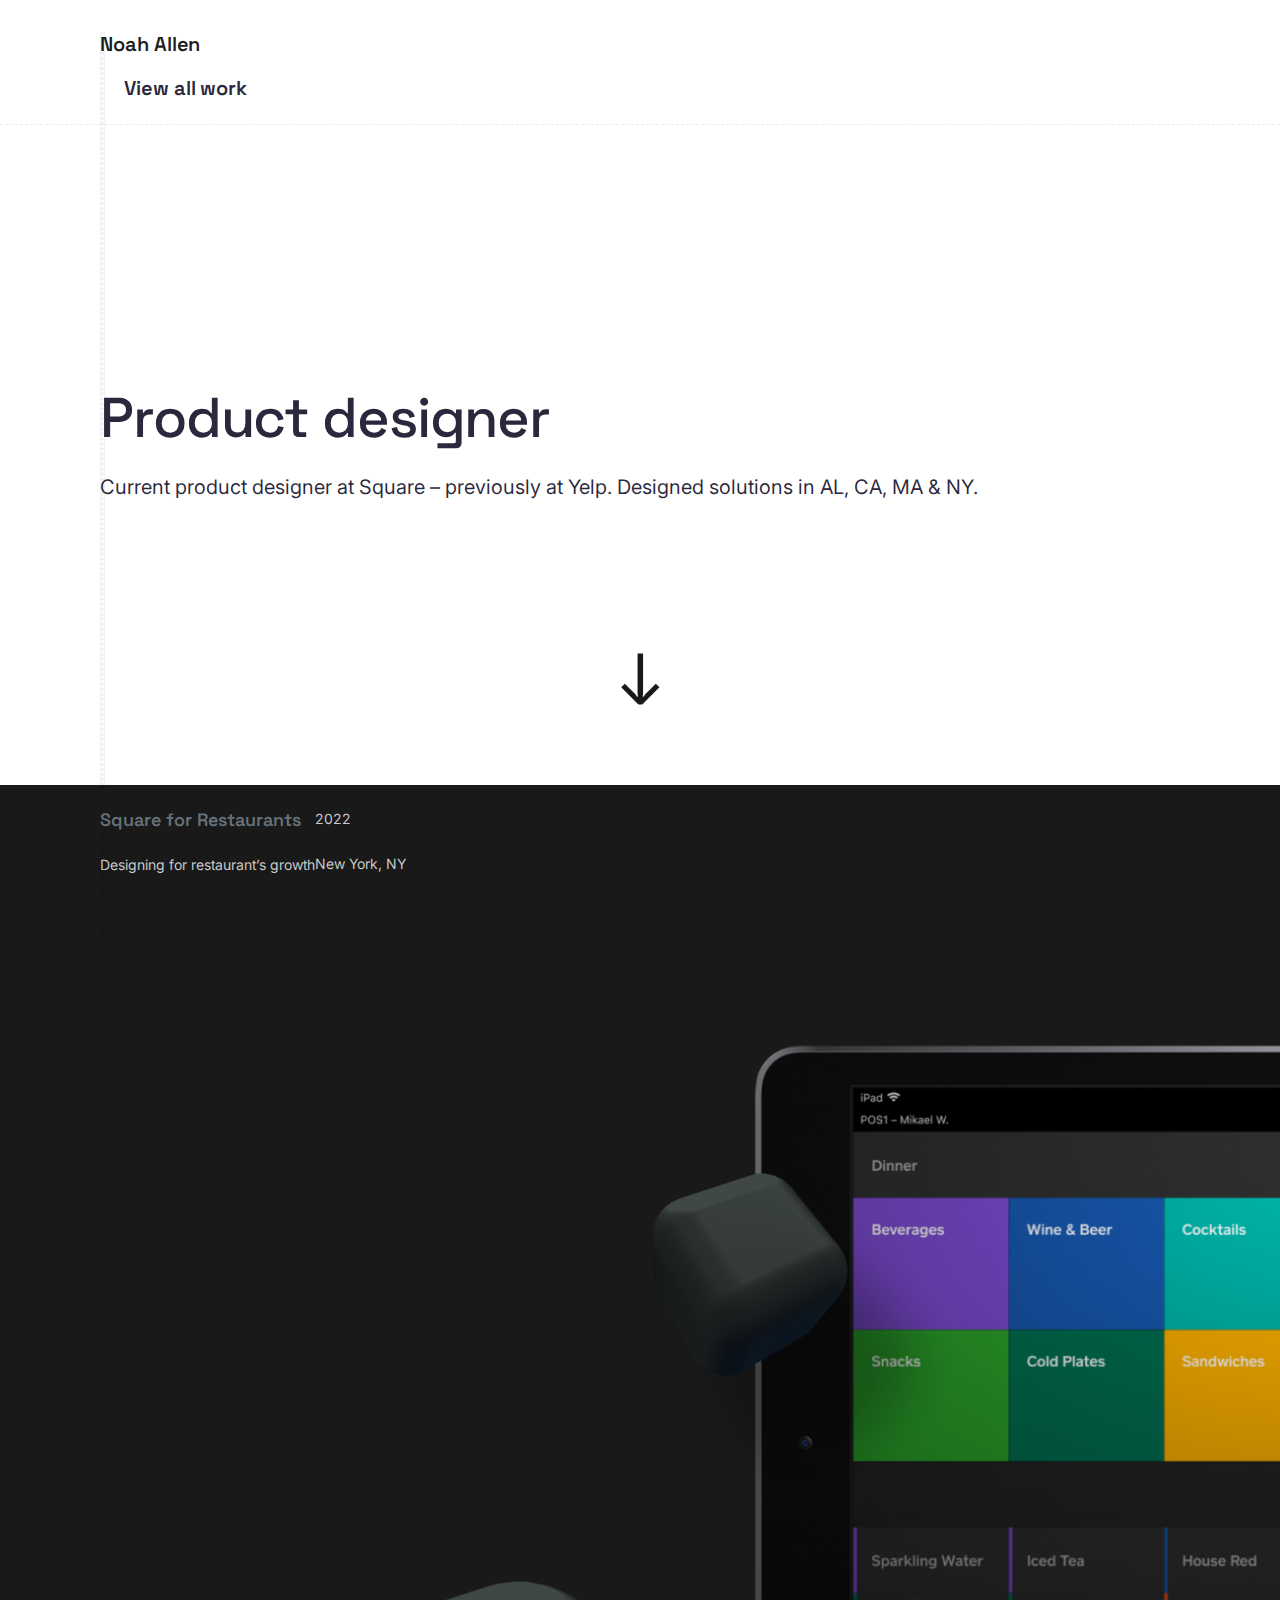
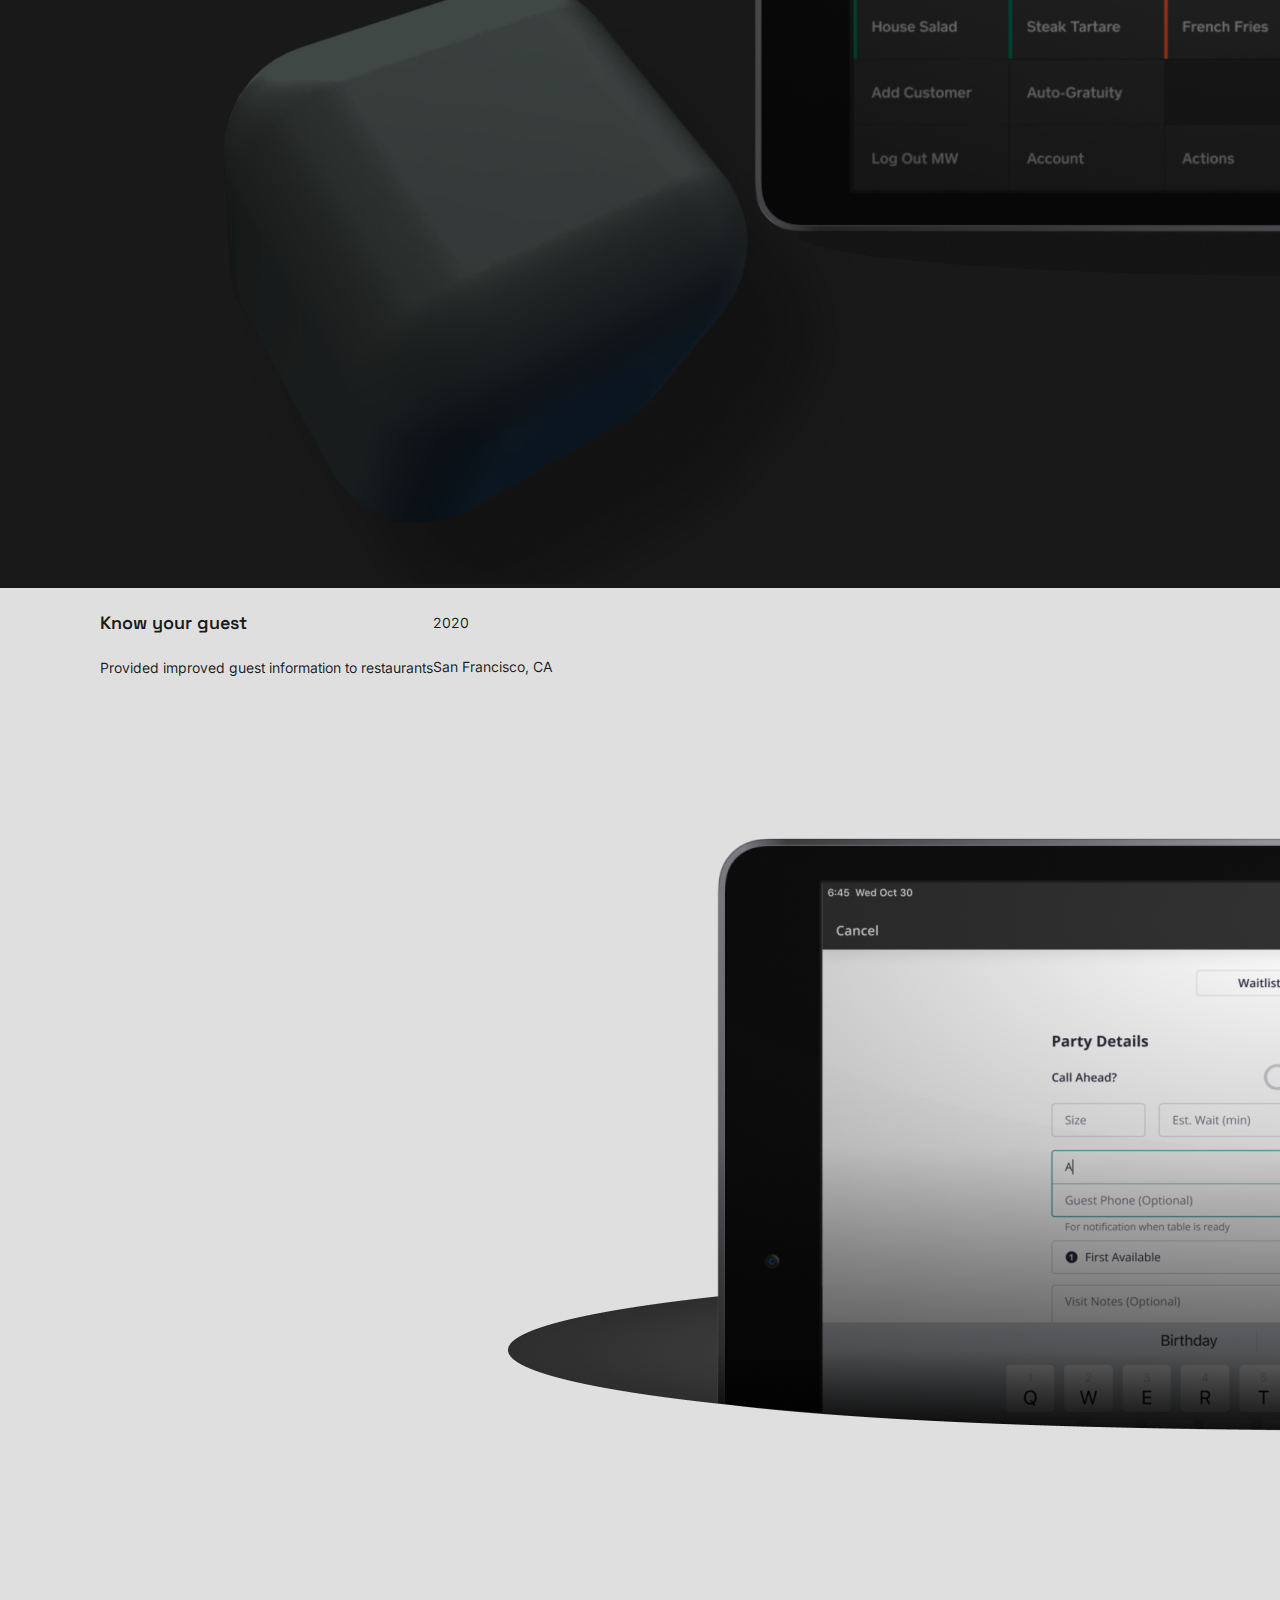
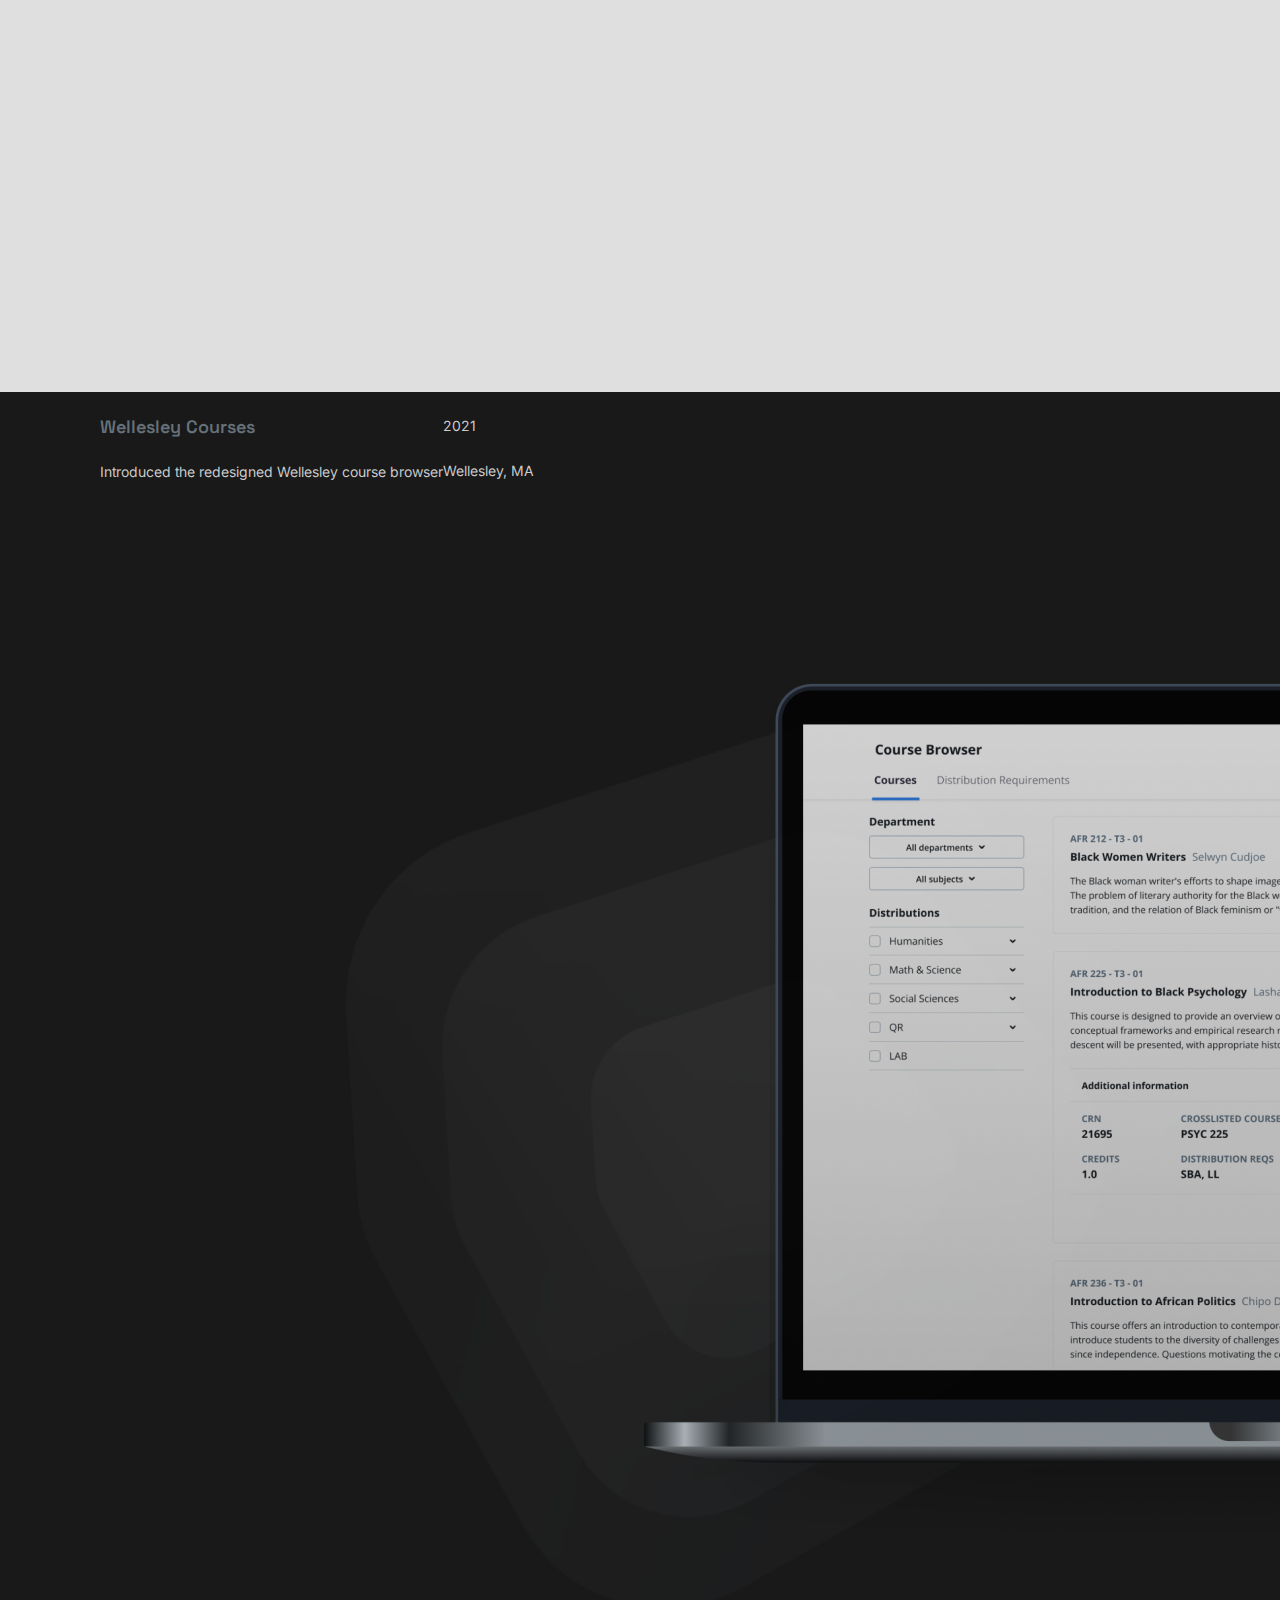
<file: index.html>
<!doctype html>
<html xmlns:og="http://opengraphprotocol.org/schema/" xmlns:fb="http://www.facebook.com/2008/fbml" lang="en-US"  class="touch-styles ">
  <head>
    <meta http-equiv="X-UA-Compatible" content="IE=edge,chrome=1">
    <meta name="viewport" content="width=device-width, initial-scale=1.0, shrink-to-fit=no">
    <!-- This is Squarespace. --><!-- synthesizer-yellow-887a -->
<base href="">
<meta charset="utf-8" />
<title>Noah Allen</title>

<link rel="preconnect" href="https://fonts.googleapis.com">
<link rel="preconnect" href="https://fonts.gstatic.com" crossorigin>
<link href="https://fonts.googleapis.com/css2?family=Space+Grotesk:wght@300;400;500;600;700&display=swap" rel="stylesheet">
<link href="https://fonts.googleapis.com/css2?family=Inter:wght@100;200;300;400;500;600;700;800;900&display=swap" rel="stylesheet">


<link rel="stylesheet" href="styles/styles.css" />
<link href="https://cdn.jsdelivr.net/npm/bootstrap@5.0.2/dist/css/bootstrap.min.css" rel="stylesheet" integrity="sha384-EVSTQN3/azprG1Anm3QDgpJLIm9Nao0Yz1ztcQTwFspd3yD65VohhpuuCOmLASjC" crossorigin="anonymous">
<link rel="icon" type="image/png" href="favicon.png"/>


  </head>
  <!-- Mobile Styles Enabled -->


      
<body>

  <div class='col-12 sketch-lines-container d-none d-sm-block'>
    <div class='sketch-lines hor-main-spacing'>
      <div class='sketch-line d-none d-lg-block col-lg-3'></div>
      <div class='sketch-line d-none d-lg-block col-lg-3'></div>
      <div class='sketch-line d-none d-sm-block col-sm-6 col-lg-3'></div>
      <div class='sketch-line-right d-none d-sm-block col-sm-6 col-lg-3'></div>
    </div>
  </div>


  <header id="header" class="row hor-main-spacing px-lg-0 " >
    <div class="col-6 " style='padding: 0px;'>
      
        <h3 class="site-title"><a href="/">Noah Allen</a></h3>
        
      
      </div>
  
        <div class="col-6 row" id='navigation-as'>
          <nav class="site-navigation" role="navigation" data-content-field="navigation">
        
                  <div class="nav-item index active homepage" id="id-5be735d0b8a0453fd31dd497">
                    <a href="../" class="nav-item-index primary-nav-wrapper ">
                      <h3>View all work</h3>
                    </a>
                  </div>
                
            </nav>
           
    </div>
  </header>


     

      
        
      

    </div>

  </div>


          
        

        <main role="main">
          
          
          
          <div class="splash-container hor-main-spacing px-lg-0 py-4 pt-lg-0 mt-lg-0">
              <div class="col-12 col-md-9 col-xl-7 col-lg-9 pe-xxl-5 pe-xl-0 align-middle">
                  <div class='splash-copy align-middle pe-xxl-5 pe-xl-0 py-3 py-md-0'>
                    <div class='splash-header'>Product designer</div>
                    <p class='splash-subhead'>Current product designer at Square – previously at Yelp. Designed solutions in AL, CA, MA & NY.  </p>
                </div>
            </div>
            <div class='home-arrow'>↓</div>
          </div>



    <div id='all-proj-background' class='background-light'>
        <a href='square-restaurants/' class="position-relative">
            <div class='dark-gray-splash-blocks container-fluid position-relative pt-3 pt-sm-5'>
                <div class='hor-main-spacing pt-2' >
                  <div class='pb-5' style='display:flex; flex-direction: row;'>
                    <div class='col-12 col-sm-9'>
                      <h4 class="text-white" >Square for Restaurants</h4>
                      <h5 class='text-secondary-white' >Designing for restaurant’s growth</h5>
                    </div>
                    <div class='col-3 d-none d-sm-block'>
                      <h5 class="text-secondary-white margin-bottom-8" >2022</h5>
                      <h5 class='text-secondary-white' >New York, NY</h5>
                      
                    </div>
                  </div>  
                  <img src='Square-Cover.png' class="img-fluid" alt="..."  >

                </div>
               
              </div>
        </a>
      
      <a href='know-your-guest' class="position-relative">
          <div class='light-gray-splash-blocks container-fluid position-relative pt-3 pt-sm-5'>
            <div class='hor-main-spacing pt-2' >
              <div class='pb-5' style='display:flex; flex-direction: row;'>
                <div class='col-12 col-sm-9'>
                  <h4 style='color: rgba(0, 0, 0, 0.9);'>Know your guest</h4>
                  <h5 style='color: rgba(0, 0, 0, 0.9);'>Provided improved guest information to restaurants</h5>
                </div>
                <div class='col-3 d-none d-sm-block'>
                  <h5 class='margin-bottom-8' style='color: rgba(0, 0, 0, 0.9);'>2020</h5>
                  <h5 style='color: rgba(0, 0, 0, 0.9);'>San Francisco, CA</h5>
                  
                </div>
              </div>  
              <img src='kyg-cover.png' class="img-fluid" alt="..."  >

            </div>
             
            </div>
      </a>
      <a href='wellesley-courses' class="position-relative">
          <div class='dark-gray-splash-blocks container-fluid position-relative' >
              <div class='col-12 mx-auto pb-3 pt-3 pt-sm-5'>
                    <div class='hor-main-spacing pt-2' >
                      <div class='pb-5' style='display:flex; flex-direction: row;'>
                        <div class='col-12 col-sm-9'>
                          <h4 class="text-white" >Wellesley Courses</h4>
                          <h5 class='text-secondary-white' >Introduced the redesigned Wellesley course browser</h5>
                        </div>
                        <div class='col-3 d-none d-sm-block'>
                          <h5 class="text-secondary-white margin-bottom-8" >2021</h5>
                          <h5 class='text-secondary-white' >Wellesley, MA</h5>
                          
                        </div>
                      </div>  
                      <img src='Courses-Splash.png' class="img-fluid" alt="..."  >
    
                    </div>
              </div>  

           
             
             
            </div>
      </a>


      
    </div>
    </main>
  




  </body>
</html>
</file>
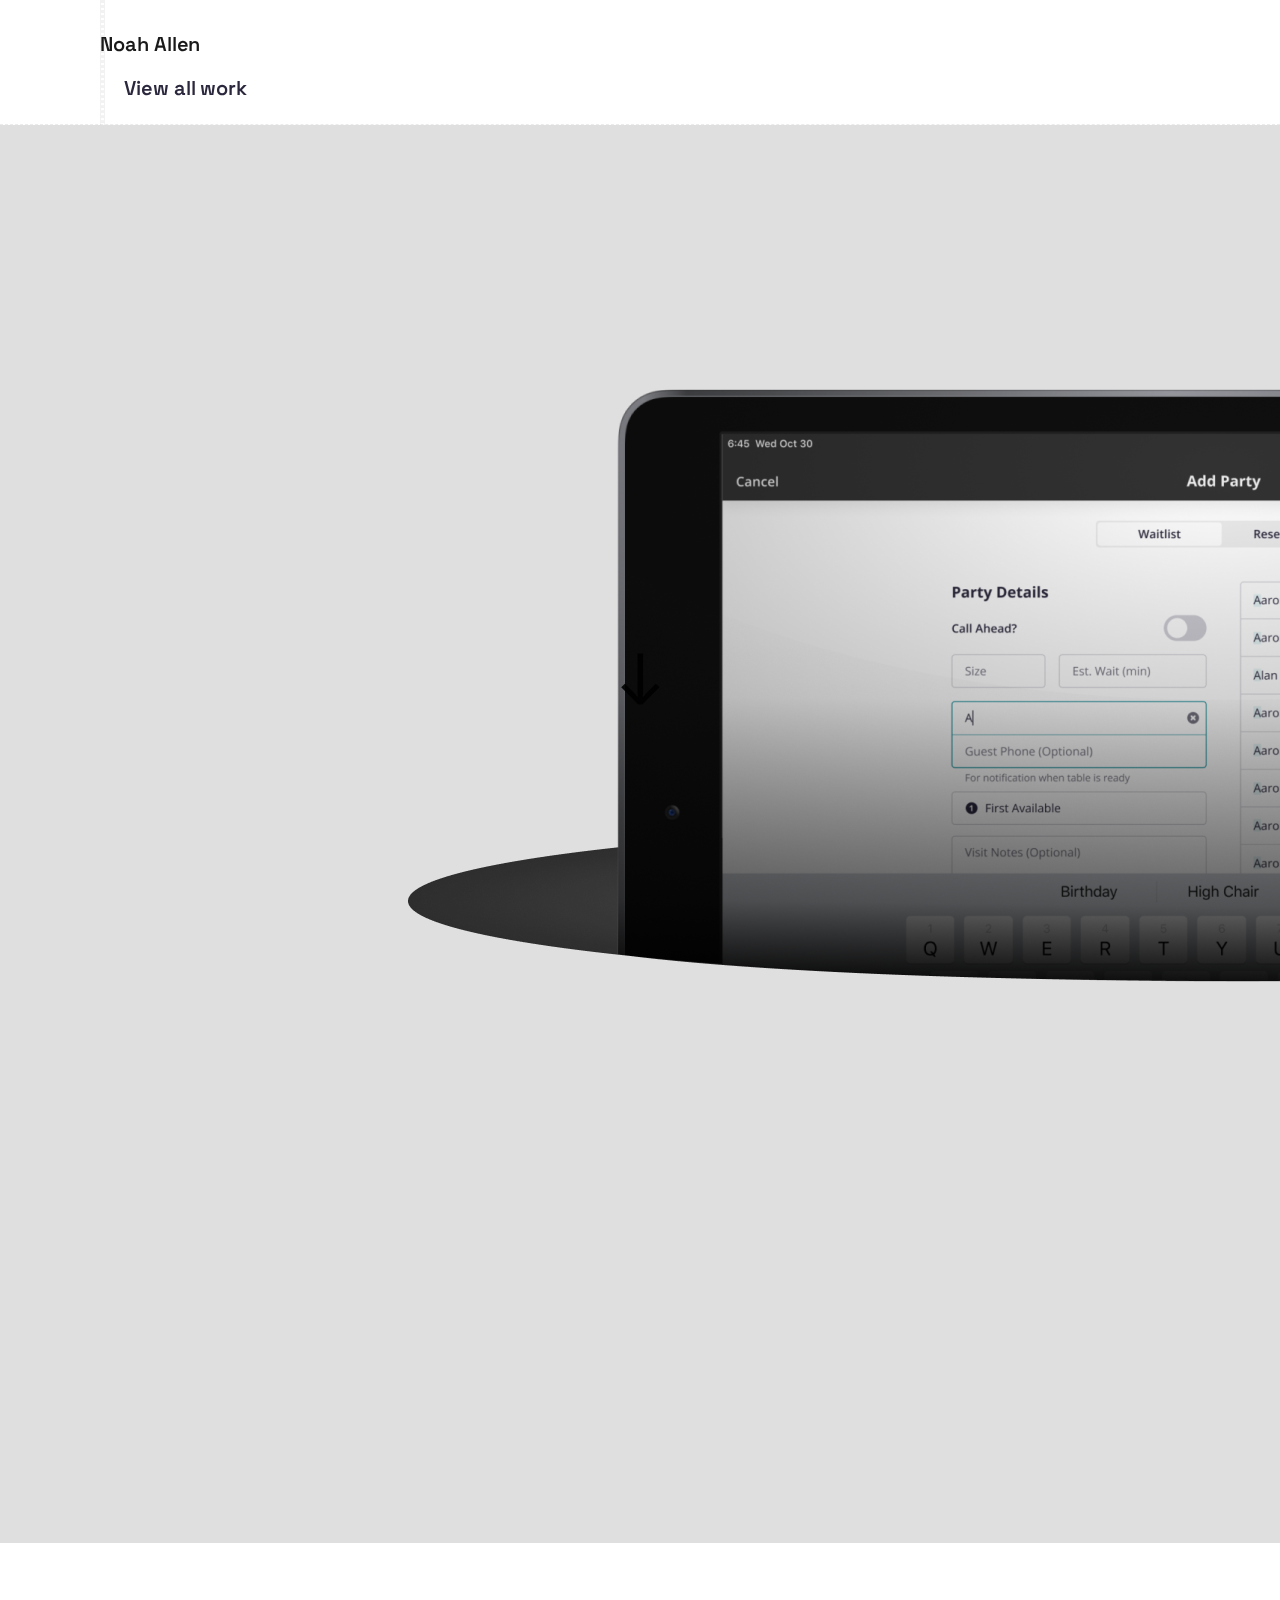
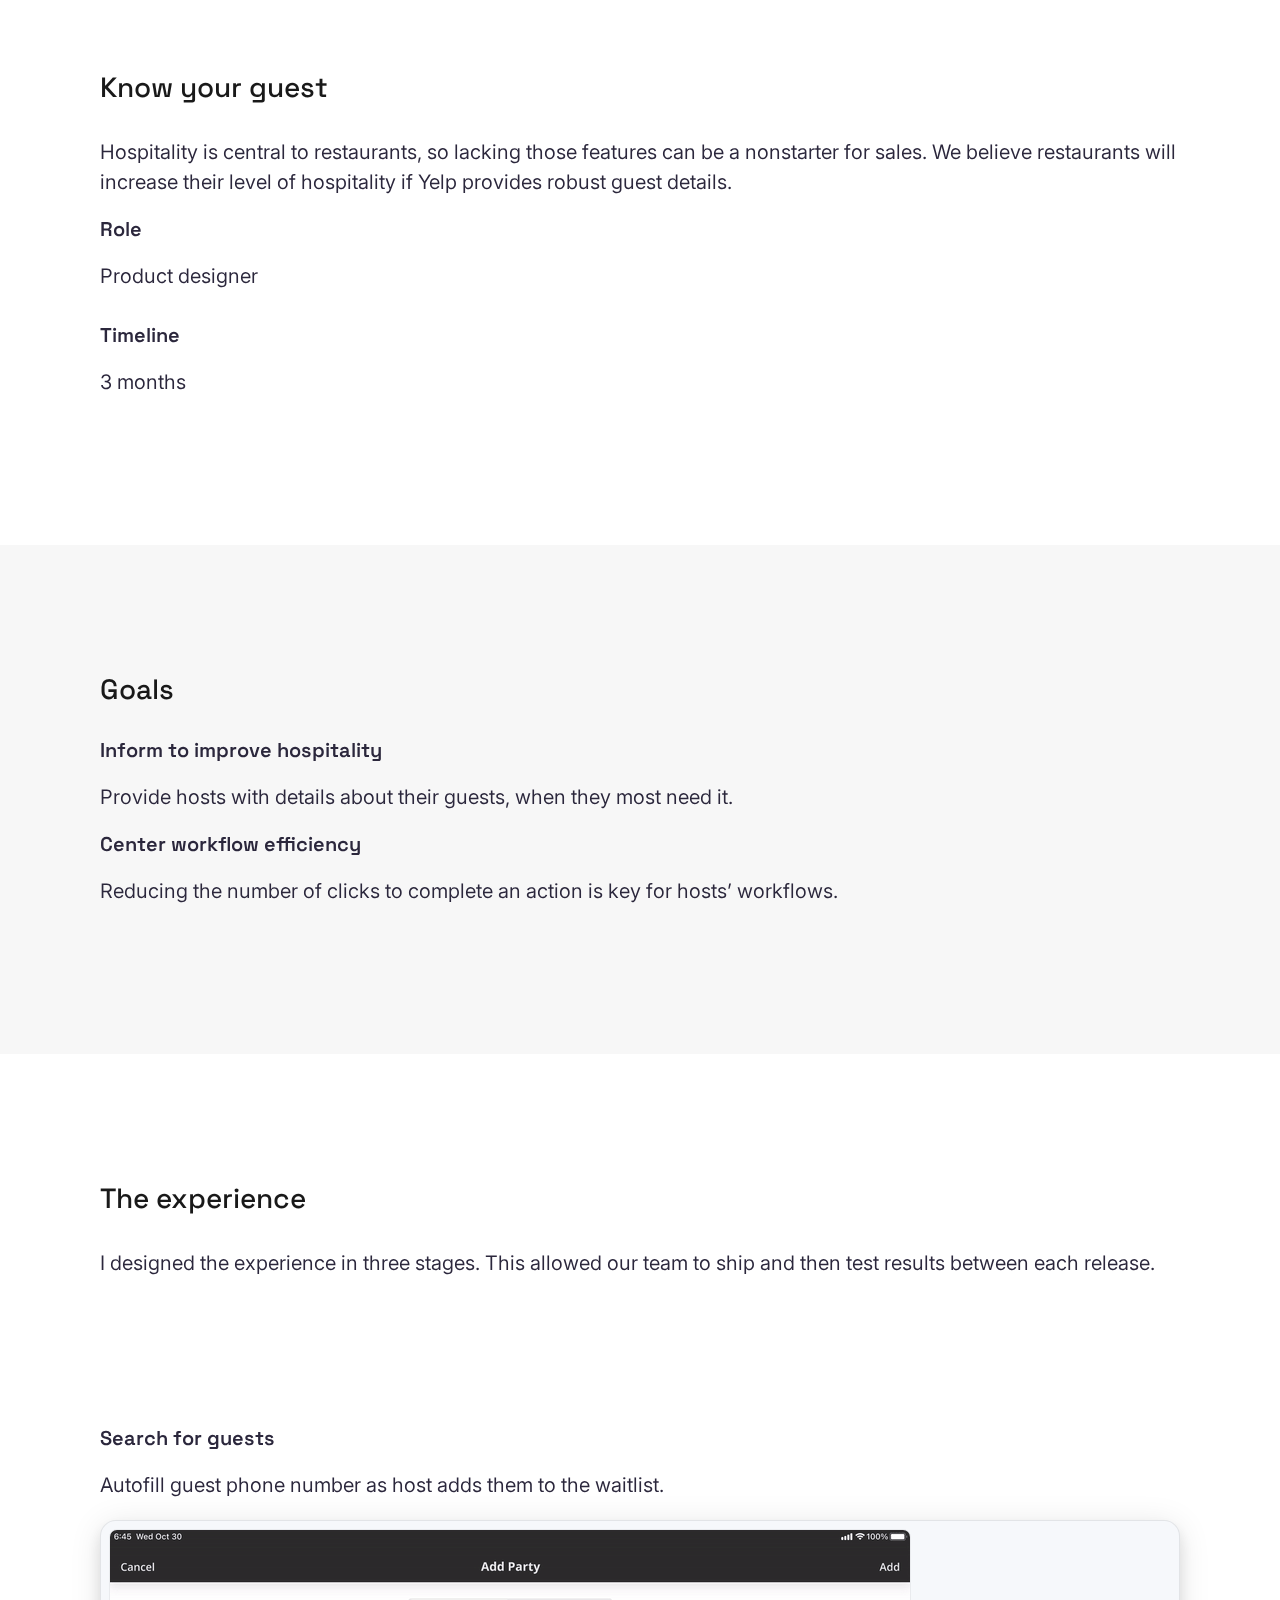
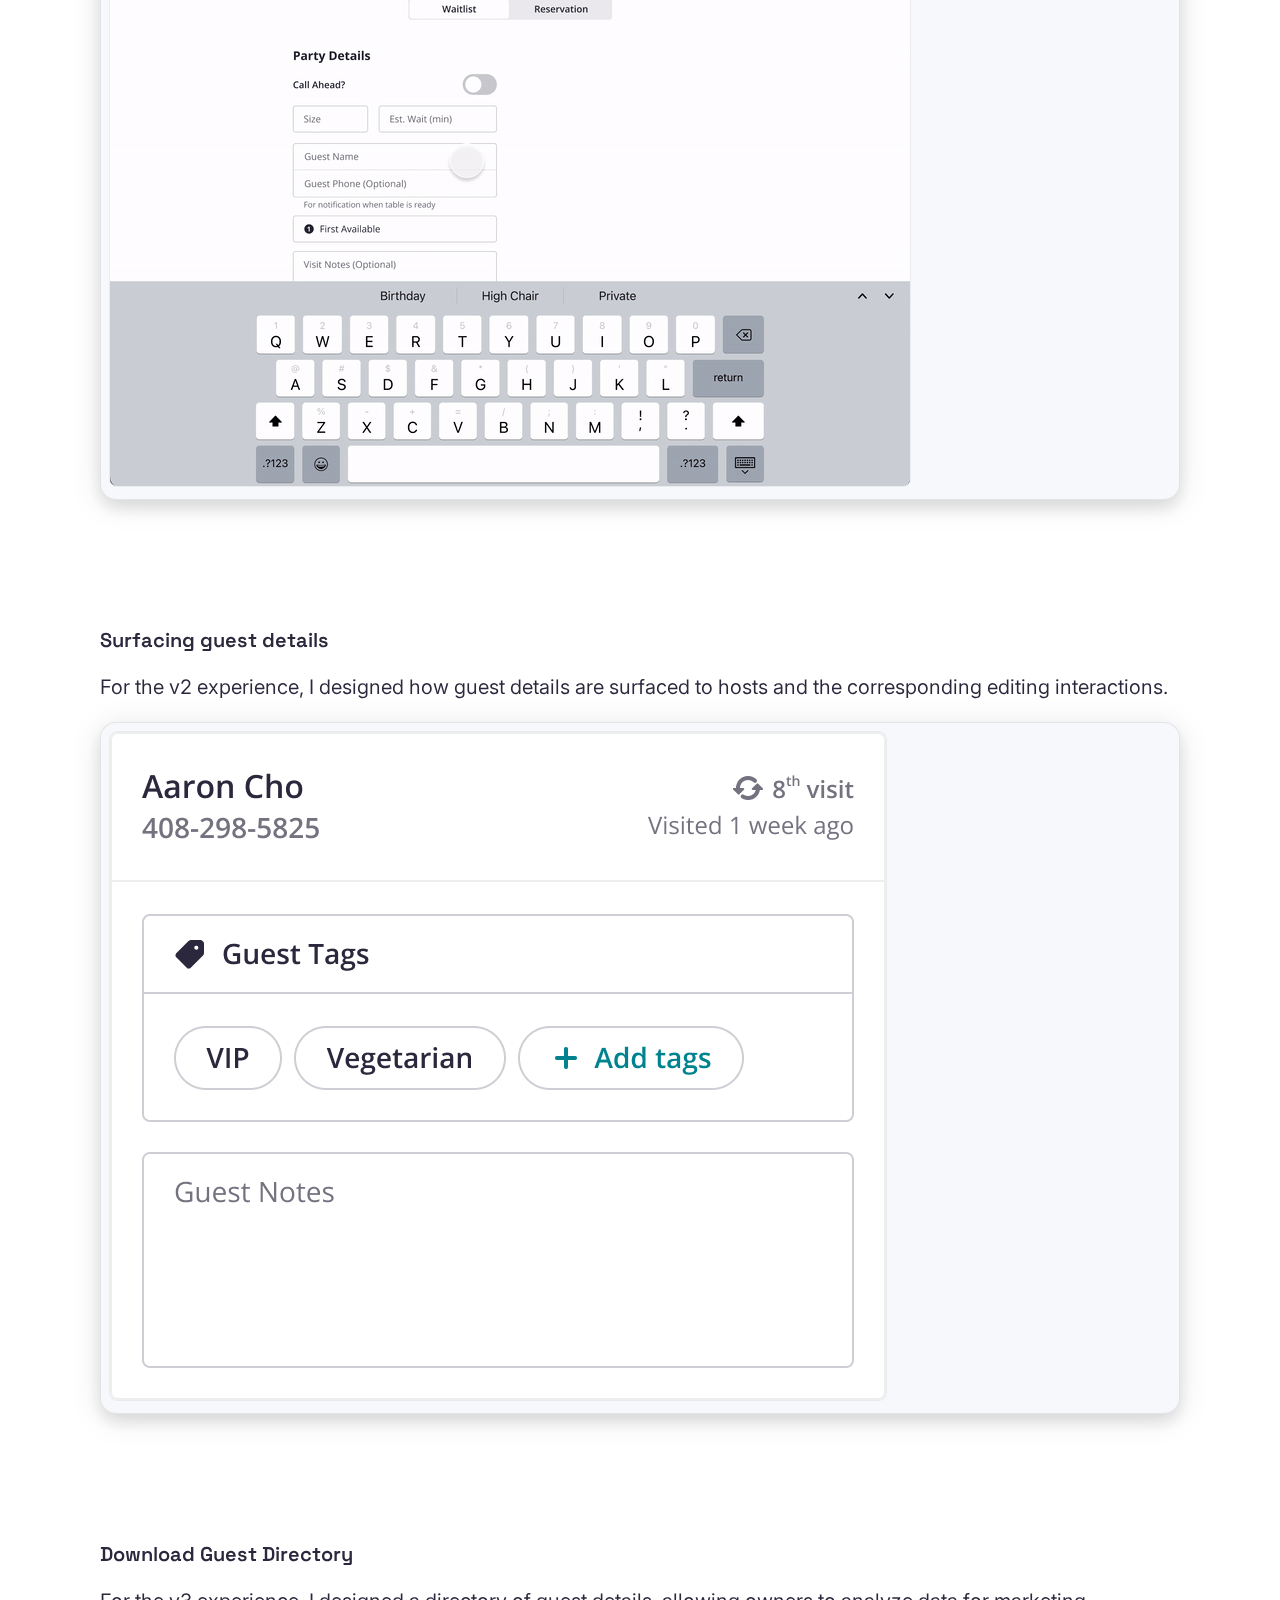
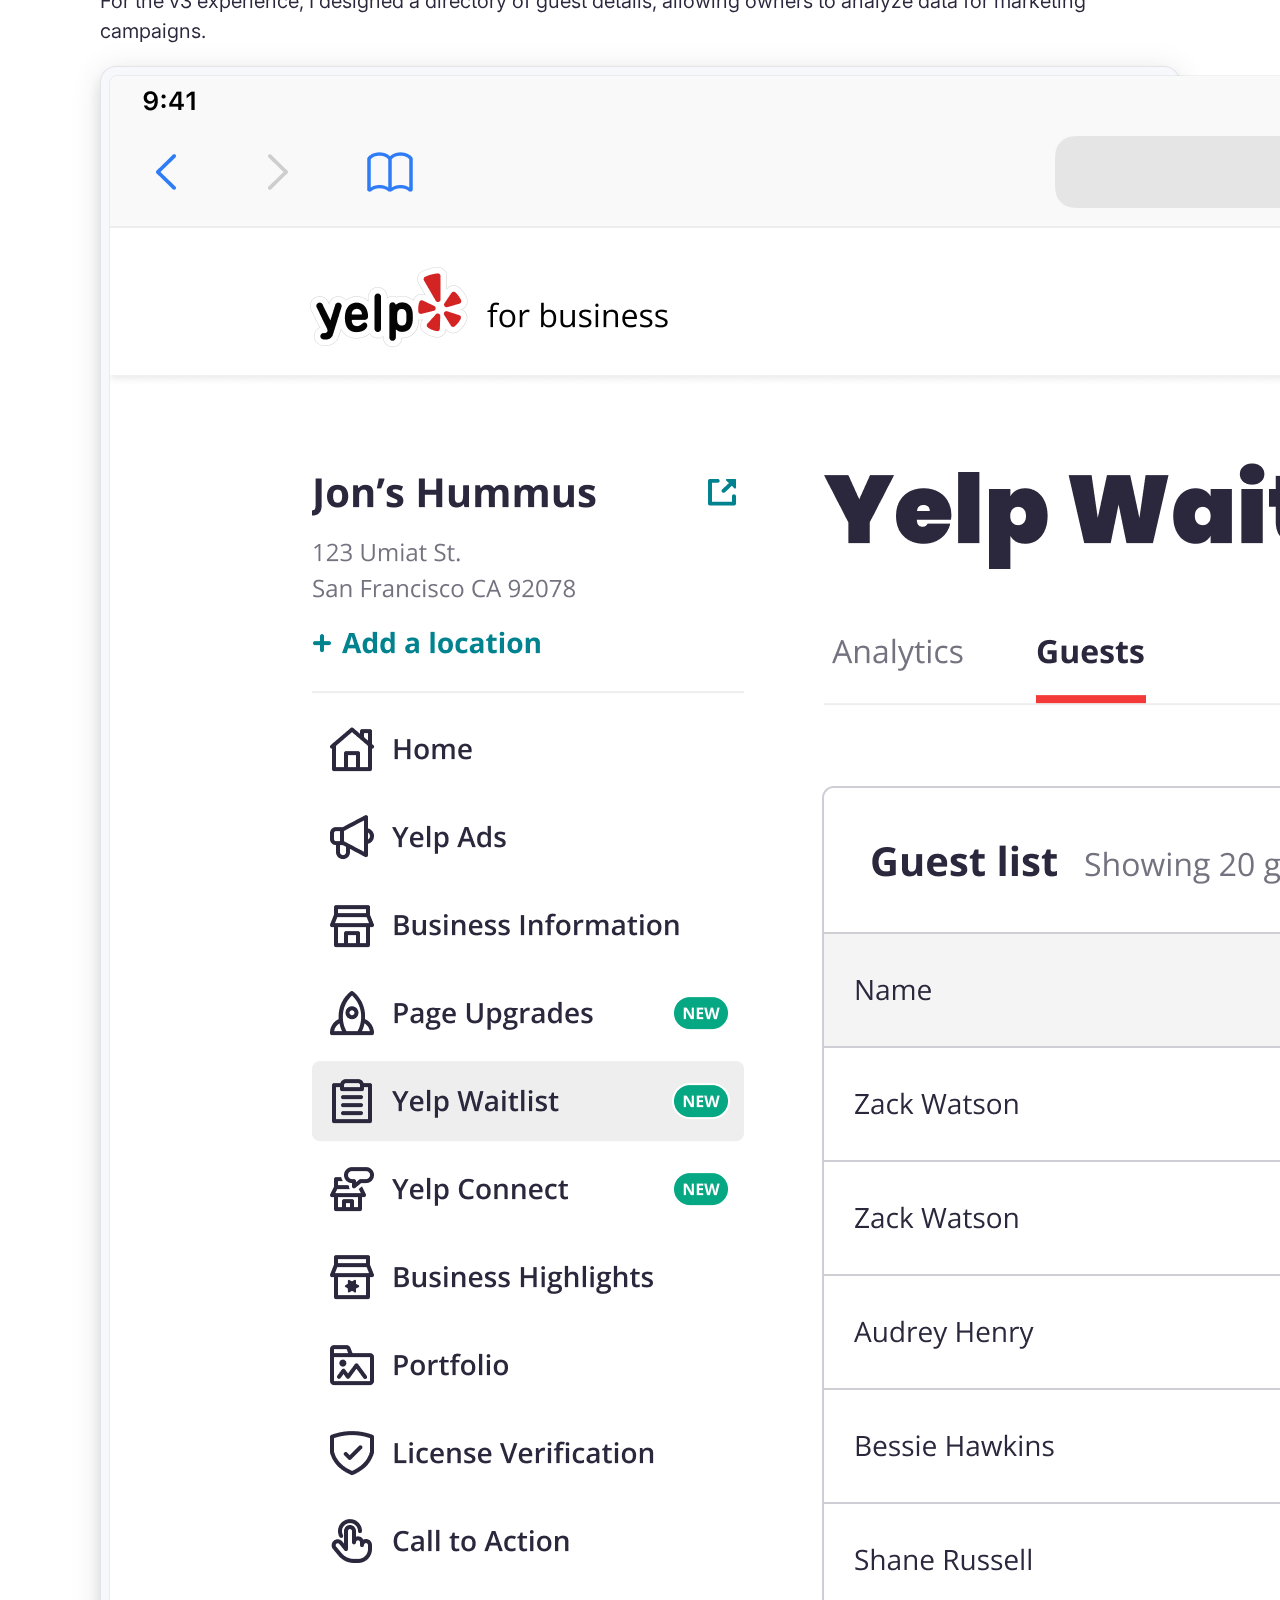
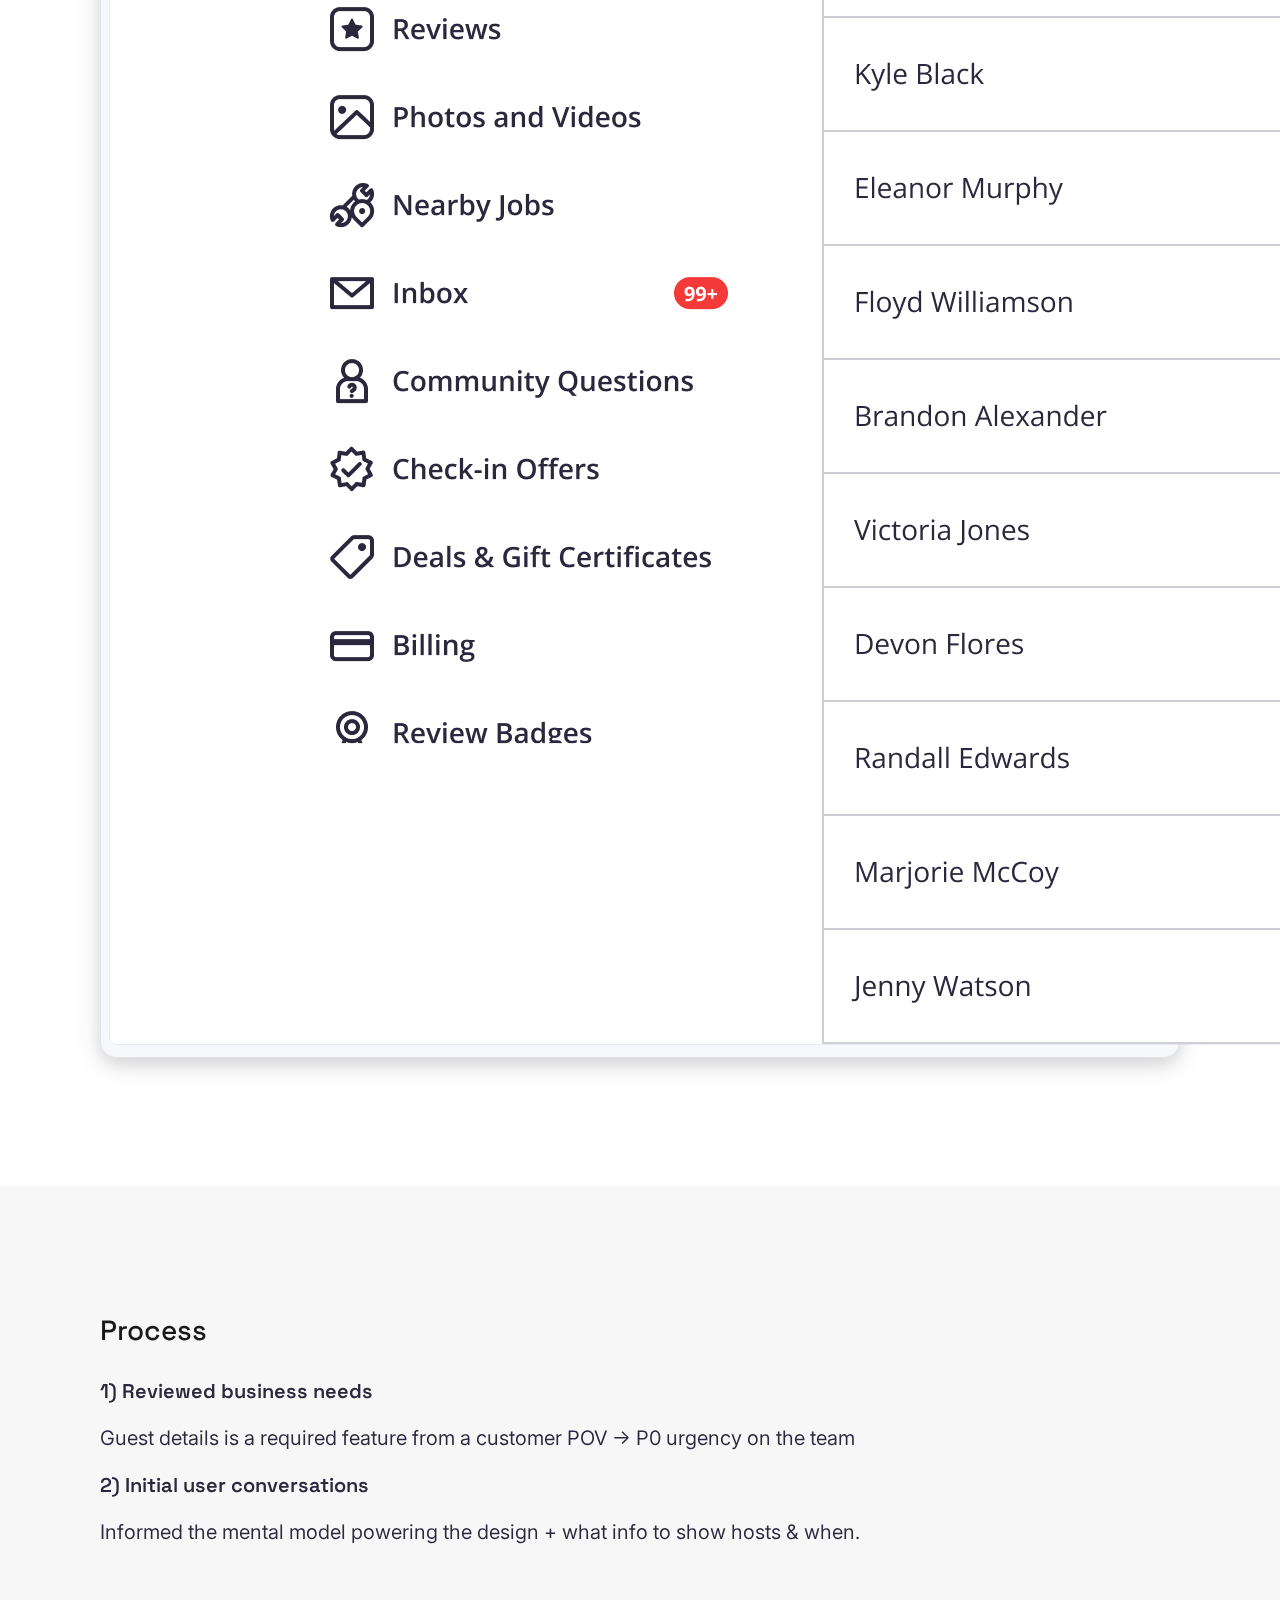
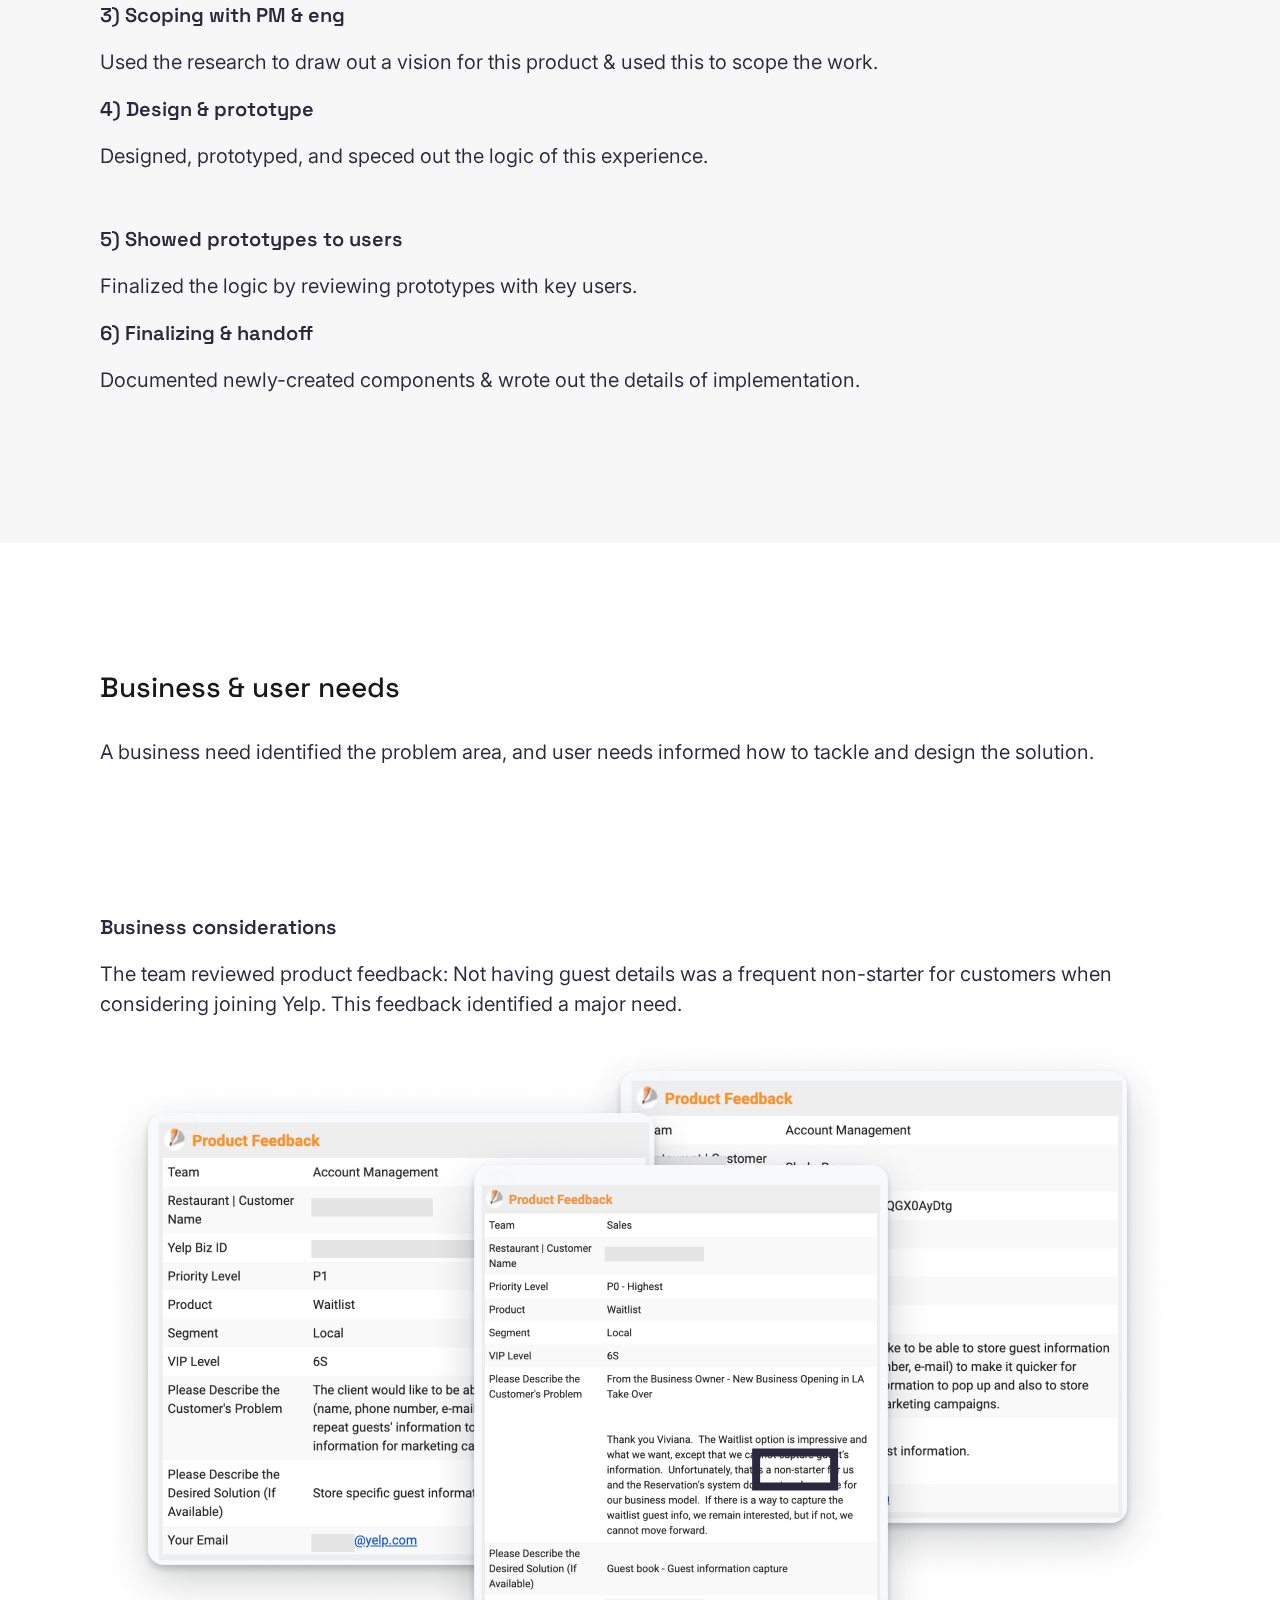
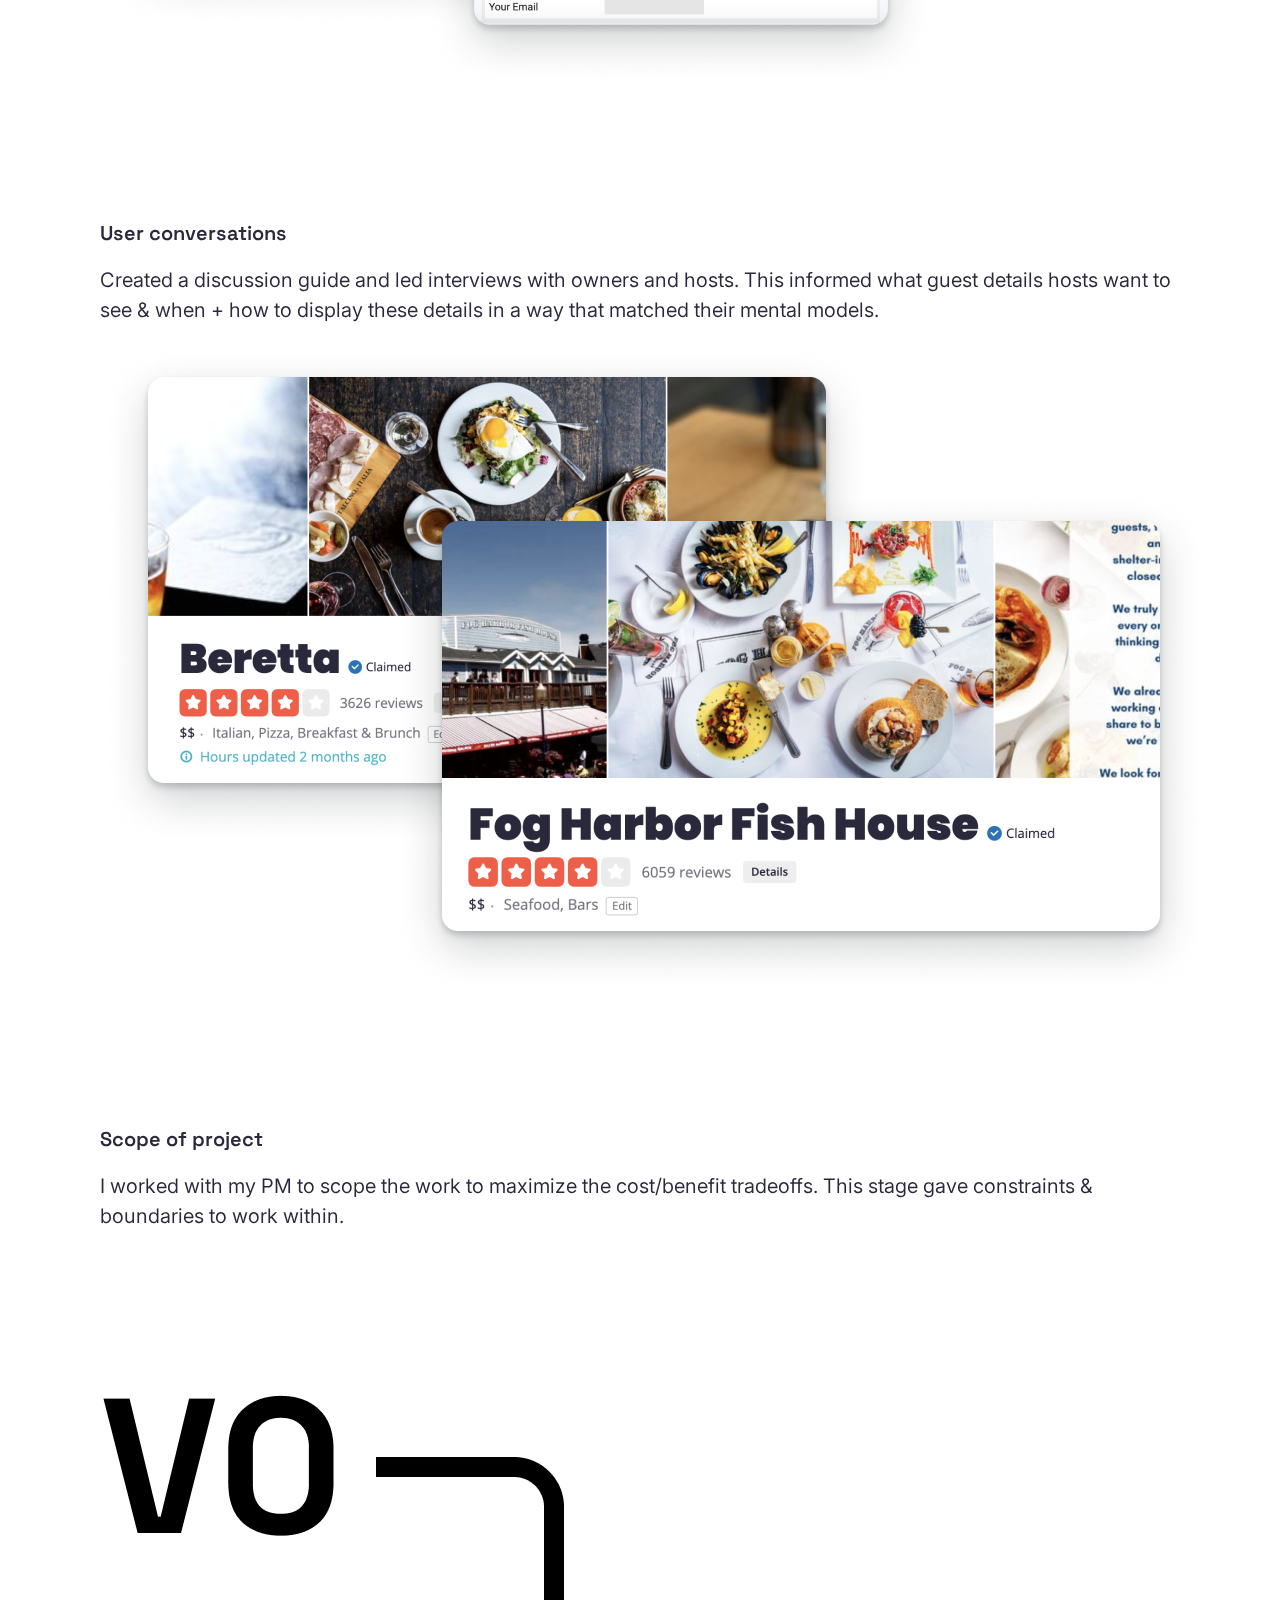
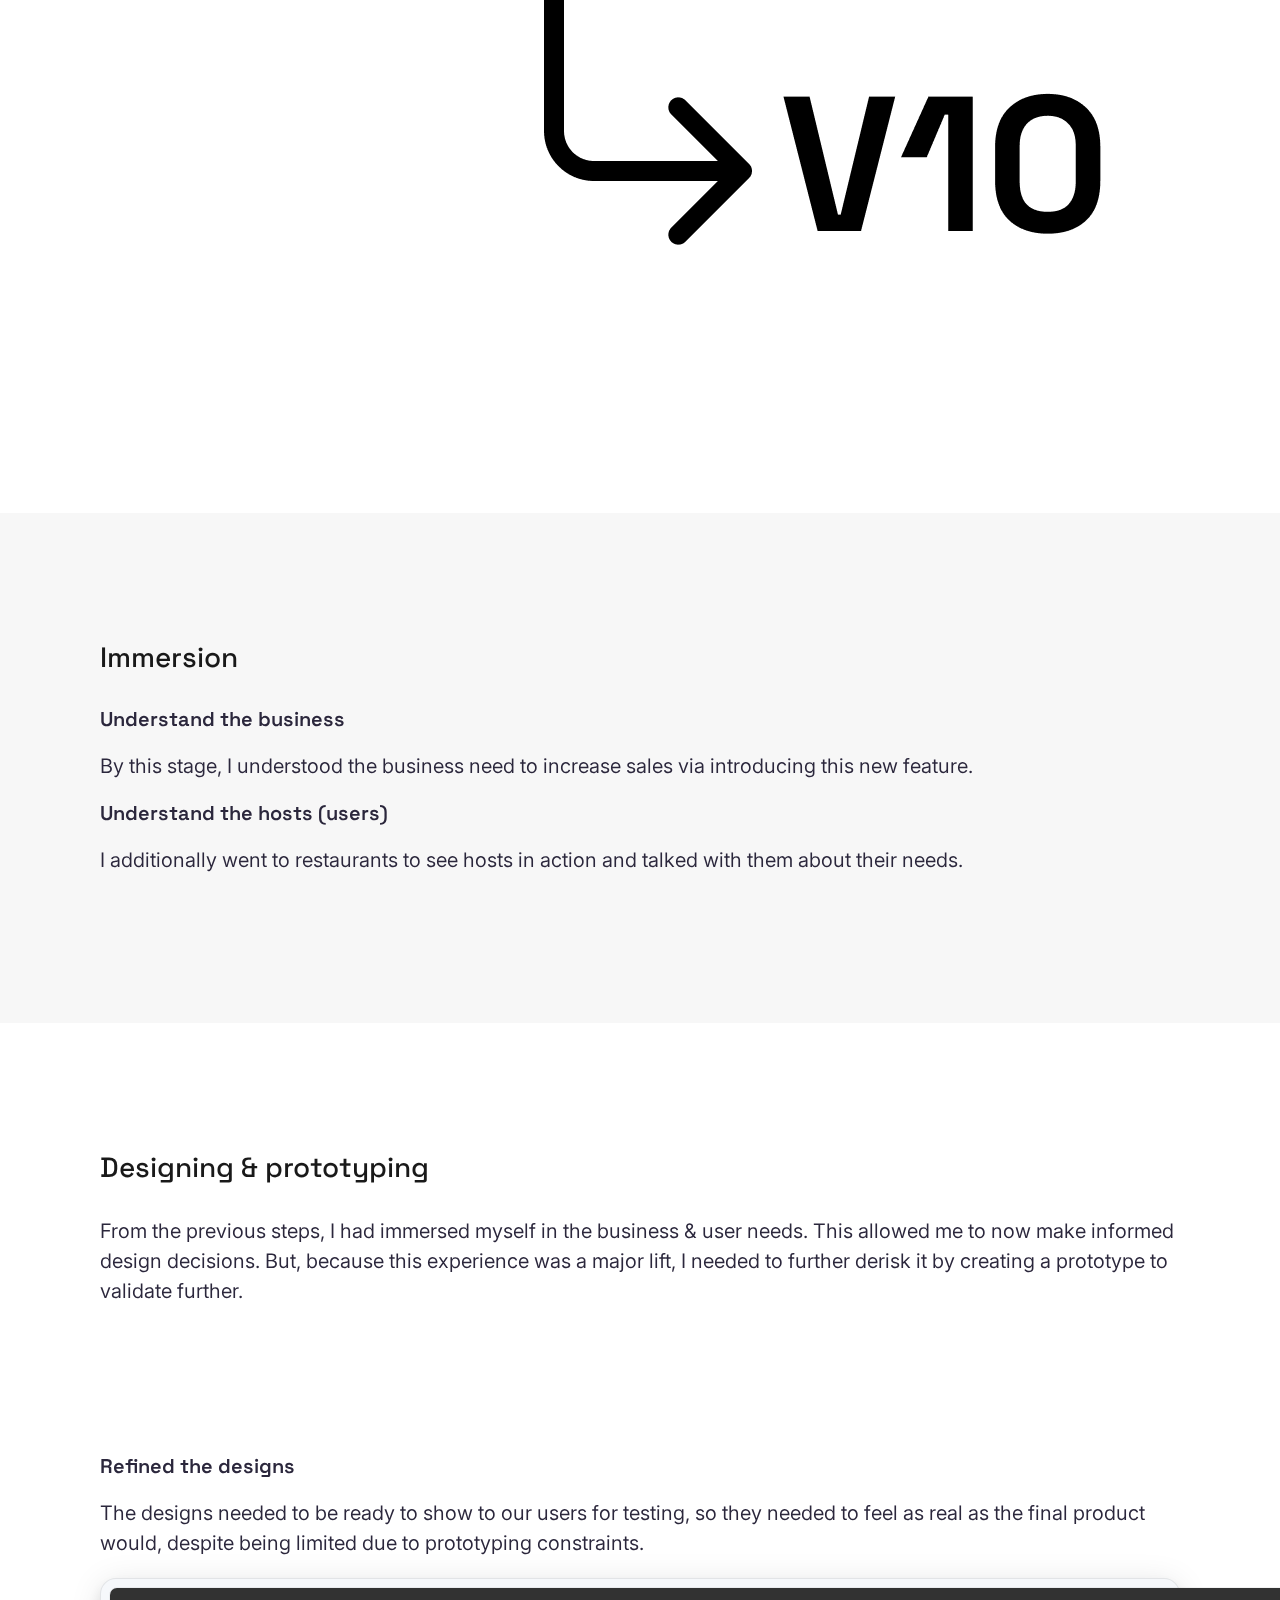
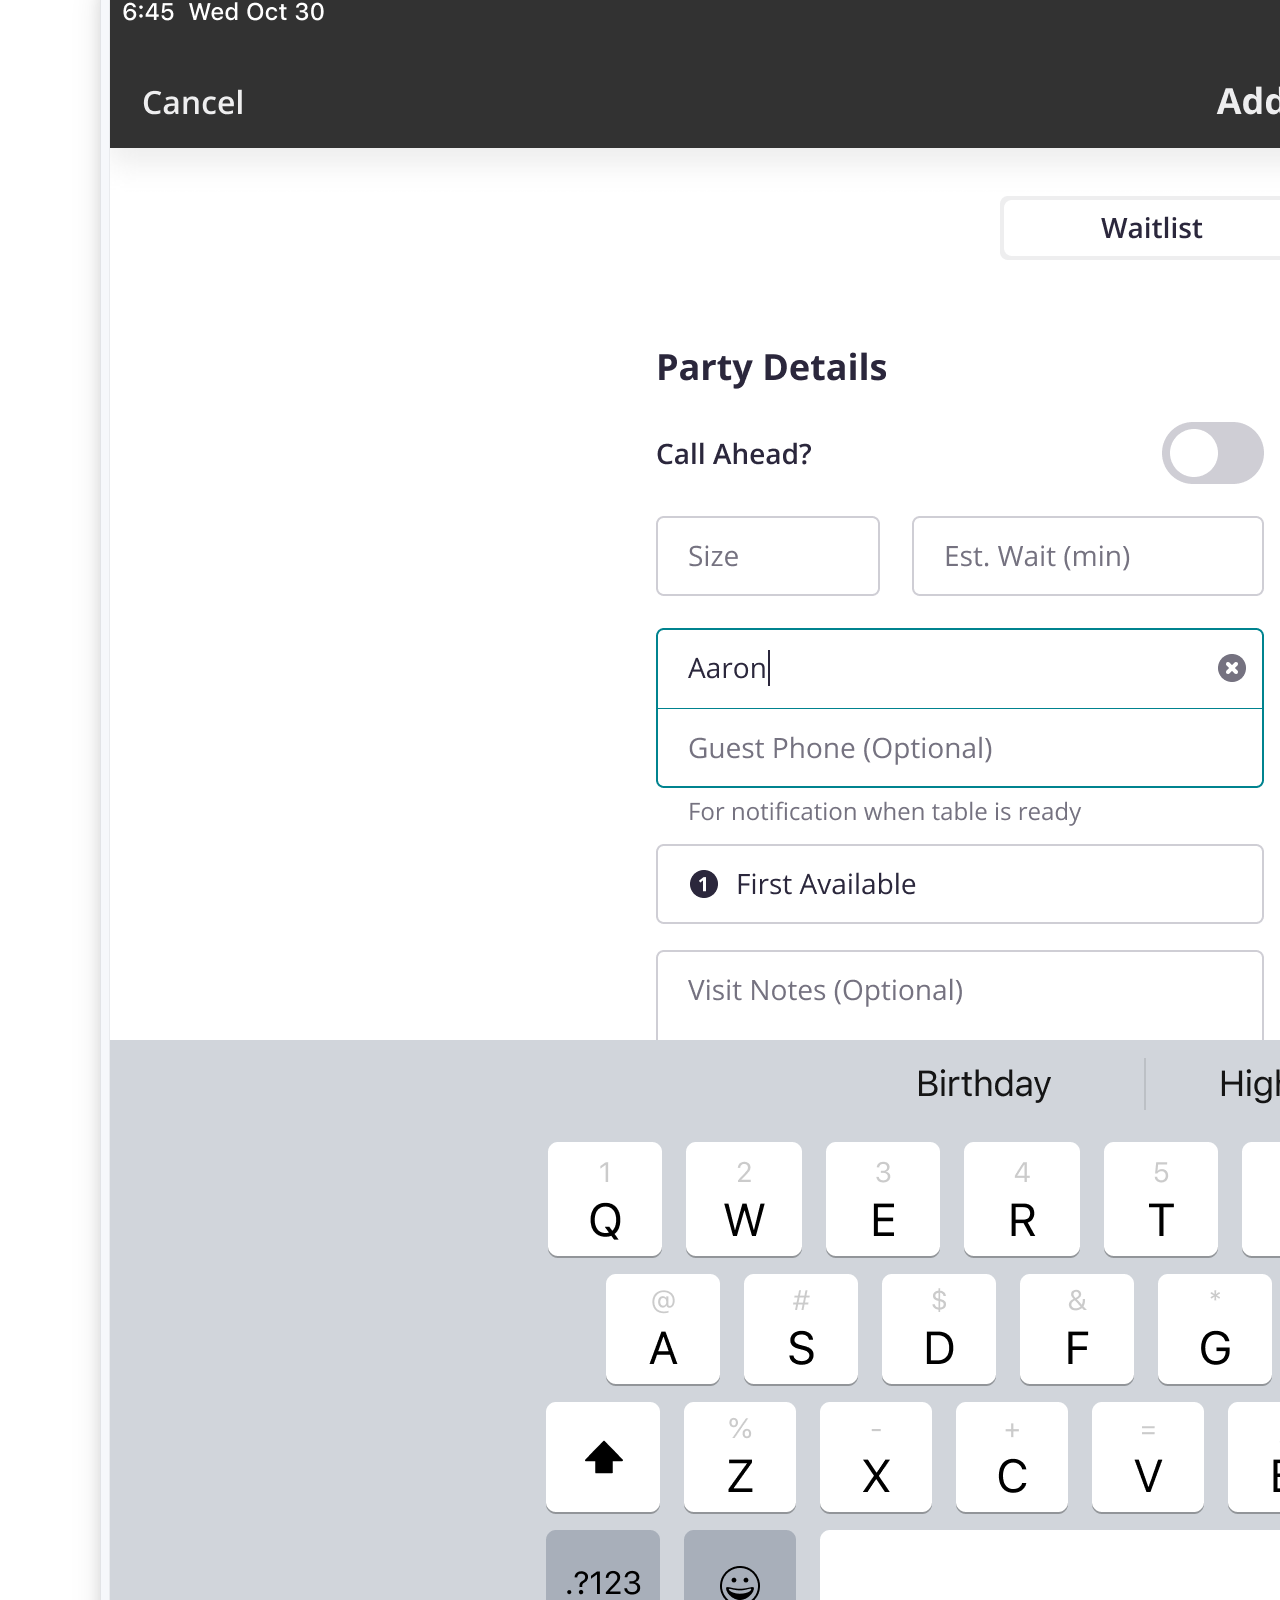
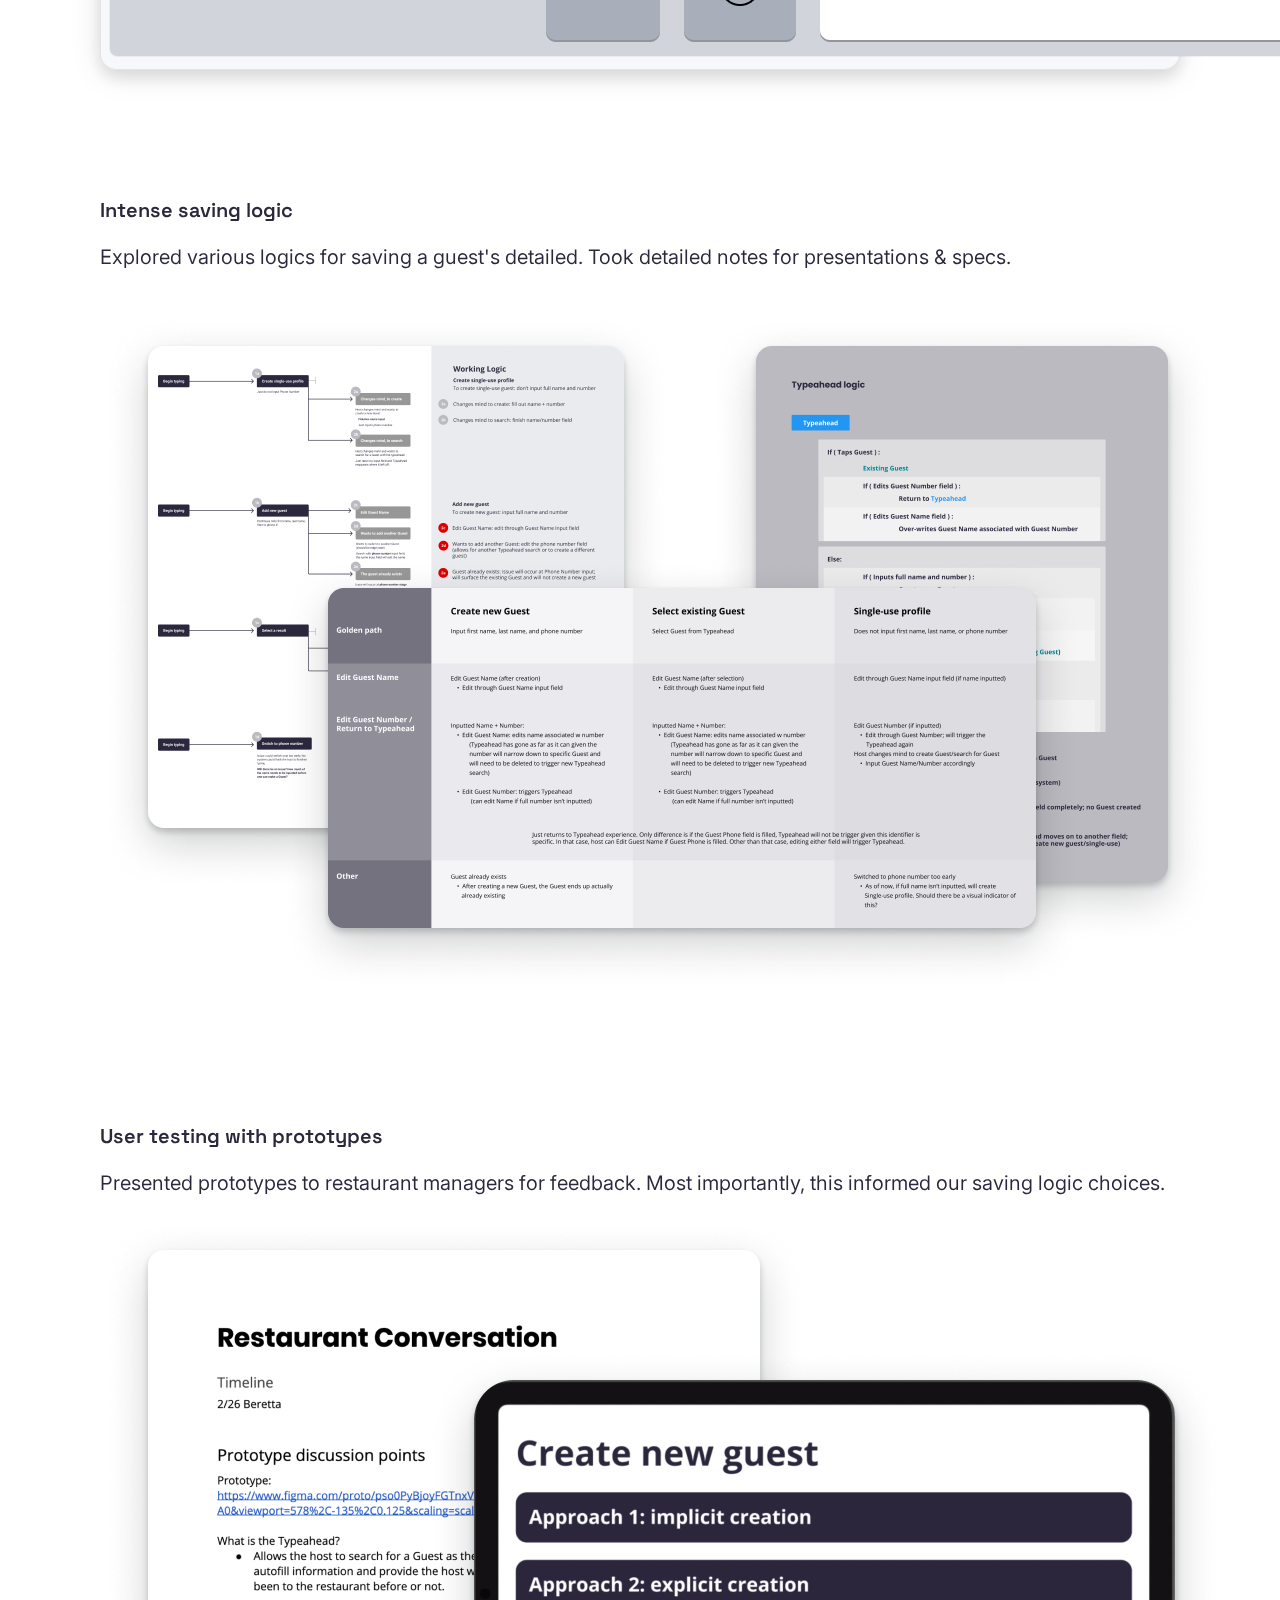
<file: know-your-guest/index.html>
<!doctype html>
<html xmlns:og="http://opengraphprotocol.org/schema/" xmlns:fb="http://www.facebook.com/2008/fbml" lang="en-US"  class="touch-styles ">
  <head>
    <meta http-equiv="X-UA-Compatible" content="IE=edge,chrome=1">
    <meta name="viewport" content="width=device-width, initial-scale=1.0, shrink-to-fit=no">
    <!-- This is Squarespace. --><!-- synthesizer-yellow-887a -->
<base href="">
<meta charset="utf-8" />
<title>Yelp: know your guest &mdash; Noah Allen</title>

<link rel="preconnect" href="https://fonts.googleapis.com">
<link rel="preconnect" href="https://fonts.gstatic.com" crossorigin>
<link href="https://fonts.googleapis.com/css2?family=Space+Grotesk:wght@300;400;500;600;700&display=swap" rel="stylesheet">
<link href="https://fonts.googleapis.com/css2?family=Inter:wght@100;200;300;400;500;600;700;800;900&display=swap" rel="stylesheet">


<link rel="stylesheet" href="../styles/styles.css" />
<link href="https://cdn.jsdelivr.net/npm/bootstrap@5.0.2/dist/css/bootstrap.min.css" rel="stylesheet" integrity="sha384-EVSTQN3/azprG1Anm3QDgpJLIm9Nao0Yz1ztcQTwFspd3yD65VohhpuuCOmLASjC" crossorigin="anonymous">
<link rel="icon" type="image/png" href="../favicon.png"/>


  </head>
  <!-- Mobile Styles Enabled -->
  <body id="collection-5eba22b26d0cf6792a5a08ef" class="site-spacing-extra-small site-outer-padding-medium site-alignment-center tweak-site-ajax-loading-enable ancillary-header-full-width tweak-header-cart-style-text  ancillary-header-branding-position-left ancillary-header-tagline-position-left ancillary-header-primary-nav-position-right ancillary-header-secondary-nav-position-right ancillary-header-cart-position-right ancillary-header-left-layout-horizontal ancillary-header-center-layout-stacked ancillary-header-right-layout-horizontal ancillary-header-account-position-left tweak-header-account-style-text  tweak-mobile-bar-account-style-text show-desktop-folder-indicator   scale-heading-3-font-size scale-quote-font-size quote-alignment-center show-quotation-marks   show-events-banner           show-events-title              show-collection-page-header show-collection-page-footer banner-height-small banner-image-alignment-center    banner-text-alignment-center page-banner-text-width-small  scale-banner-description-font-size  banner-text-background-indent-custom scale-page-title-font-size scale-page-description-font-size intro-text-width-large intro-text-height-medium scale-index-title-font-size scale-index-description-font-size index-intro-text-width-medium index-intro-text-height-extra-large index-item-width-half index-item-height-medium index-item-spacing-small    index-item-image-alignment-center index-item-image-crop  index-item-title-display-on-hover index-item-title-alignment-center scale-index-item-title-font-size  show-index-item-categories  project-image-alignment-center project-image-spacing-medium project-banner-spacing-small show-project-captions project-image-portrait-caption-style-alternate  project-image-landscape-caption-style-offset project-left-image-portrait-caption-style-standard project-left-image-landscape-caption-style-standard project-right-image-portrait-caption-style-standard project-right-image-landscape-caption-style-standard    tweak-project-slide-transition image-caption-title-alignment-center scale-image-caption-title-font image-caption-body-alignment-center scale-image-caption-body-font show-index-navigation index-link-spacing-large scale-index-link-font-size index-link-style-list-inline index-link-delimiter-type-none show-next-label-only tweak-page-transition-animation tweak-mobile-bar-position-top-fixed tweak-transparent-fixed-mobile-bar tweak-mobile-bar-branding-position-left tweak-mobile-bar-menu-icon-position-right tweak-mobile-bar-site-tagline-position-below-branding  tweak-mobile-bar-cart-style-text tweak-icon-weight-light  tweak-blog-meta-primary-date tweak-blog-meta-secondary-category tweak-blog-list-style-grid tweak-blog-list-separator-show tweak-blog-list-alignment-left tweak-blog-list-item-image-show tweak-blog-list-item-image-aspect-ratio-grid-32-standard tweak-blog-list-item-image-aspect-ratio-stacked-11-square tweak-blog-list-item-title-show tweak-blog-list-item-excerpt-show tweak-blog-list-item-body-show tweak-blog-list-item-readmore-below-excerpt tweak-blog-list-item-meta-position-above-title tweak-blog-list-pagination-link-label-show tweak-blog-list-pagination-link-icon-show tweak-blog-list-pagination-link-icon-weight-light tweak-blog-item-alignment-center tweak-blog-item-meta-position-above-title tweak-blog-item-share-position-above-content  tweak-blog-item-pagination-link-label-show tweak-blog-item-pagination-link-title-show tweak-blog-item-pagination-link-meta-hide tweak-blog-item-pagination-link-icon-weight-hairline   event-thumbnails event-thumbnail-size-32-standard event-date-label event-date-label-time event-list-show-cats event-list-date event-list-time event-list-address   event-icalgcal-links  event-excerpts  event-item-back-link    gallery-design-grid aspect-ratio-auto lightbox-style-light gallery-navigation-bullets gallery-info-overlay-show-on-hover gallery-aspect-ratio-32-standard gallery-arrow-style-no-background gallery-transitions-fade gallery-show-arrows gallery-auto-crop   tweak-product-list-image-aspect-ratio-23-standard-vertical tweak-product-list-item-hover-behavior-show-alternate-image tweak-product-list-meta-position-overlay tweak-product-list-mobile-meta-position-under tweak-product-list-meta-alignment-under-center tweak-product-list-meta-alignment-overlay-center-center tweak-product-list-show-title tweak-product-list-show-price tweak-product-list-filter-display-left-side tweak-product-list-filter-alignment-left tweak-product-item-nav-show-none tweak-product-item-nav-pagination-style-previousnext tweak-product-item-nav-breadcrumb-alignment-left tweak-product-item-nav-pagination-alignment-split tweak-product-item-gallery-position-left tweak-product-item-gallery-design-slideshow tweak-product-item-gallery-aspect-ratio-23-standard-vertical tweak-product-item-gallery-thumbnail-alignment-center tweak-product-item-details-alignment-left tweak-product-item-details-show-title tweak-product-item-details-show-price tweak-product-item-details-show-excerpt tweak-product-item-details-excerpt-position-below-price tweak-product-item-details-show-share-buttons tweak-product-item-details-show-variants tweak-product-item-details-show-quantity tweak-product-item-details-options-style-square tweak-product-item-details-show-add-to-cart-button tweak-product-item-details-add-to-cart-button-style-outline tweak-product-item-details-add-to-cart-button-shape-square tweak-product-item-details-add-to-cart-button-padding-medium tweak-product-item-image-zoom-enabled tweak-product-item-image-zoom-behavior-click tweak-product-item-lightbox-enabled tweak-related-products-image-aspect-ratio-11-square tweak-related-products-meta-alignment-under-center tweak-product-badge-style-square tweak-product-badge-position-top-right tweak-product-badge-inset-floating newsletter-style-dark hide-opentable-icons opentable-style-dark small-button-style-outline small-button-shape-square medium-button-style-outline medium-button-shape-rounded large-button-style-outline large-button-shape-square image-block-poster-text-alignment-center image-block-card-dynamic-font-sizing image-block-card-content-position-center image-block-card-text-alignment-left image-block-overlap-dynamic-font-sizing image-block-overlap-content-position-center image-block-overlap-text-alignment-left image-block-collage-dynamic-font-sizing image-block-collage-content-position-top image-block-collage-text-alignment-left image-block-stack-dynamic-font-sizing image-block-stack-text-alignment-left button-style-outline button-corner-style-square tweak-product-quick-view-button-style-floating tweak-product-quick-view-button-position-bottom tweak-product-quick-view-lightbox-excerpt-display-truncate tweak-product-quick-view-lightbox-show-arrows tweak-product-quick-view-lightbox-show-close-button tweak-product-quick-view-lightbox-controls-weight-light tweak-share-buttons-style-icon-only tweak-share-buttons-icons-show tweak-share-buttons-labels-show tweak-share-buttons-counts-show  tweak-share-buttons-standard-background-color native-currency-code-usd collection-5eba22b26d0cf6792a5a08ef collection-type-page collection-layout-default mobile-style-available has-site-title has-primary-nav has-secondary-nav" data-controller="BodyClassController">

  <div class="overflow-wrapper">

    
  <div class='col-12 sketch-lines-container d-none d-sm-block'>
    <div class='sketch-lines hor-main-spacing'>
      <div class='sketch-line d-none d-lg-block col-lg-3'></div>
      <div class='sketch-line d-none d-lg-block col-lg-3'></div>
      <div class='sketch-line d-none d-sm-block col-sm-6 col-lg-3'></div>
      <div class='sketch-line-right d-none d-sm-block col-sm-6 col-lg-3'></div>
    </div>
  </div>
  




    <div id="site" class="site-container">

  
      
      <header id="header" class="row hor-main-spacing px-lg-0 " >
        <div class="col-6 " style='padding: 0px;'>
          
            <h3 class="site-title"><a href="/">Noah Allen</a></h3>
            
          
          </div>
      
            <div class="col-6 row" id='navigation-as'>
              <nav class="site-navigation" role="navigation" data-content-field="navigation">
            
                      <div class="nav-item index active homepage" id="id-5be735d0b8a0453fd31dd497">
                        <a href="../" class="nav-item-index primary-nav-wrapper ">
                          <h3>View all work</h3>
                        </a>
                      </div>
                    
                </nav>
               
        </div>
      </header>


      <div id="content" class="content-container">

        

            




          
        

        <main id="page" class="site-page" role="main">
          <div class='light-gray-splash-blocks container-fluid position-relative pt-3 pt-sm-5' style='pointer-events: none;'>
            <div class='container col-11 col-sm-10 col-md-10 col-lg-8 pt-2' >
  
              <img style='margin-top: 128px;' src='../kyg-cover.png' class="img-fluid" alt="..."  >

            </div>
            <div class='home-arrow d-none d-md-flex'>↓</div>

          </div>
            
            

          <div class="vertical-spacing-128 row hor-main-spacing gx-0" data-content-field="main-content">

            <div class='col-12 col-lg-9 pe-0 pe-md-5'>
              <h2 class='margin-bottom-32'>Know your guest</h2>
              <p>Hospitality is central to restaurants, so lacking those features can be a nonstarter for sales. We believe restaurants will increase their level of hospitality if Yelp provides robust guest details.</p>
            </div>
            <div class='col-md-12 col-lg-3 d-none d-md-flex row gx-0 pt-0 pt-md-4 pt-lg-0'>
              <div class='col-12 col-md-6 col-lg-12'>
                <h3 class='margin-bottom-8'>Role</h3>
                <p class='margin-bottom-32'>Product designer</p>
              </div>
              <div class='col-12 col-md-6 col-lg-12'>
                <h3 class='margin-bottom-8'>Timeline</h3>
                <p>3 months</p>
              </div>
            </div>
            
          </div>

          <div class='col-12 background-light vertical-spacing-128'>
            <div class="hor-main-spacing gx-0" data-content-field="main-content">
              <h2 class='margin-bottom-32'>Goals</h2>
  
              <div class='col-12 row'>
                <div class='col-12 col-md-6 pe-md-5 pb-5 pb-md-0'>
                  <h3 class='margin-bottom-16'>Inform to improve hospitality</h3>
                  <p>Provide hosts with details about their guests, when they most need it.</p>
                </div>
                <div class='col-12 col-md-6 pe-md-5'>
                  <h3 class='margin-bottom-16'>Center workflow efficiency</h3>
                  <p>Reducing the number of clicks to complete an action is key for hosts’ workflows.</p>
                </div>
              </div>
            
              
            </div>
          </div>

          <div class="vertical-spacing-128 row hor-main-spacing gx-0" data-content-field="main-content">

            <div class='col-12 col-md-9 pe-0 pe-md-5'>
              <h2 class='margin-bottom-32'>The experience</h2>
              <p>I designed the experience in three stages. This allowed our team to ship and then test results between each release.</p>
            </div>
            <div class='col-3 d-none d-md-block'>
              
            </div>
            
          </div>
    

          <div class="image-block row row hor-main-spacing gx-0" data-content-field="main-content">
              <div class='col-12 col-md-6 pe-0 pe-md-5'>
                <h3 class='margin-bottom-16'>Search for guests</h3>
                <p>Autofill guest phone number as host adds them to the waitlist.</p>
                    
              </div>
              <div class='col-12 col-md-6'>
                <div class='chrome-image-container'>
                  <img src='../full-details-kyg.gif' class="img-fluid image-within-chrome" alt="...">
                </div>
              </div>
          </div>

          <div class="image-block row row hor-main-spacing gx-0" data-content-field="main-content">
            <div class='col-12 col-md-6 pe-0 pe-md-5'>
              <h3 class='margin-bottom-16'>Surfacing guest details</h3>
              <p>For the v2 experience, I designed how guest details are surfaced to hosts and the corresponding editing interactions.</p>
                  
            </div>
            <div class='col-12 col-md-6'>
              <div class='chrome-image-container'>
                <img src='../Surfacing-Details.png' class="img-fluid image-within-chrome" alt="...">
              </div>
            </div>
        </div>

        <div class="image-block row row hor-main-spacing gx-0" data-content-field="main-content">
          <div class='col-12 col-md-6 pe-0 pe-md-5'>
            <h3 class='margin-bottom-16'>Download Guest Directory</h3>
            <p>For the v3 experience, I designed a directory of guest details, allowing owners to analyze data for marketing campaigns.</p>
                
          </div>
          <div class='col-12 col-md-6'>
            <div class='chrome-image-container'>
              <img src='../Guest-Directory.png' class="img-fluid image-within-chrome" alt="...">
            </div>
          </div>
      </div>

      <div class='col-12 background-light vertical-spacing-128'>
        <div class="hor-main-spacing gx-0" data-content-field="main-content">
          <h2 class='margin-bottom-32'>Process</h2>

          <div class='col-12 row margin-bottom-56'>
            <div class='col-12 col-md-6 pe-md-5 pe-0 pb-5 pb-md-0'>
              <h3 class='margin-bottom-16'>1) Reviewed business needs</h3>
              <p>Guest details is a required feature from a customer POV -> P0 urgency on the team</p>
            </div>
            <div class='col-12 col-md-6 pe-md-5 pe-0'>
              <h3 class='margin-bottom-16'>2) Initial user conversations</h3>
              <p>Informed the mental model powering the design + what info to show hosts & when.</p>
            </div>
          </div>

          <div class='col-12 row margin-bottom-56'>
            <div class='col-12 col-md-6 pe-md-5 pe-0 pb-5 pb-md-0'>
              <h3 class='margin-bottom-16'>3) Scoping with PM & eng</h3>
              <p>Used the research to draw out a vision for this product & used this to scope the work.</p>
            </div>
            <div class='col-12 col-md-6 pe-md-5 pe-0'>
              <h3 class='margin-bottom-16'>4) Design & prototype</h3>
              <p>Designed, prototyped, and speced out the logic of this experience.</p>
            </div>
          </div>

          <div class='col-12 row'>
            <div class='col-12 col-md-6 pe-md-5 pe-0 pb-5 pb-md-0'>
              <h3 class='margin-bottom-16'>5) Showed prototypes to users</h3>
              <p>Finalized the logic by reviewing prototypes with key users.</p>
            </div>
            <div class='col-12 col-md-6 pe-md-5 pe-0'>
              <h3 class='margin-bottom-16'>6) Finalizing & handoff</h3>
              <p>Documented newly-created components & wrote out the details of implementation.</p>
            </div>
          </div>
        
          
        </div>
      </div>

      <div class="vertical-spacing-128 row hor-main-spacing gx-0" data-content-field="main-content">

        <div class='col-12 col-md-9 pe-0 pe-md-5'>
          <h2 class='margin-bottom-32'>Business & user needs</h2>
          <p>A business need identified the problem area, and user needs informed  how to tackle and design the solution.</p>
        </div>
        <div class='col-3 d-none d-md-block'>
          
        </div>
        
      </div>

      <div class="image-block row row hor-main-spacing gx-0" data-content-field="main-content">
        <div class='col-12 col-md-6 pe-0 pe-md-5'>
          <h3 class='margin-bottom-16'>Business considerations</h3>
          <p>The team reviewed product feedback: Not having guest details was a frequent non-starter for customers when considering joining Yelp. This feedback identified a major need.</p>
              
        </div>
        <div class='col-12 col-md-6'>
            <img src='../Business-Considerations.png' class="img-fluid" alt="...">
        </div>
      </div>

      <div class="image-block row row hor-main-spacing gx-0" data-content-field="main-content">
        <div class='col-12 col-md-6 pe-0 pe-md-5'>
          <h3 class='margin-bottom-16'>User conversations</h3>
          <p>Created a discussion guide and led interviews with owners and hosts. This informed what guest details hosts want to see & when + how to display these details in a way that matched their mental models.</p>
              
        </div>
        <div class='col-12 col-md-6'>
            <img src='../User-Conversations.png' class="img-fluid" alt="...">
          </div>
      </div>

      <div class="image-block row row hor-main-spacing gx-0" data-content-field="main-content">
        <div class='col-12 col-md-6 pe-0 pe-md-5'>
          <h3 class='margin-bottom-16'>Scope of project</h3>
          <p>I worked with my PM to scope the work to maximize the cost/benefit tradeoffs. This stage gave constraints & boundaries to work within.</p>
              
        </div>
        <div class='col-12 col-md-6'>
            <img src='../v0tov10.png' class="img-fluid" alt="...">
          
        </div>
      </div>

      <div class='col-12 background-light vertical-spacing-128'>
        <div class="hor-main-spacing gx-0" data-content-field="main-content">
          <h2 class='margin-bottom-32'>Immersion</h2>

          <div class='col-12 row'>
            <div class='col-12 col-md-6 pe-md-5 pe-0 pb-5 pb-md-0'>
              <h3 class='margin-bottom-16'>Understand the business</h3>
              <p>By this stage, I understood the business need to increase sales via introducing this new feature.</p>
            </div>
            <div class='col-12 col-md-6 pe-md-5 pe-0'>
              <h3 class='margin-bottom-16'>Understand the hosts (users)</h3>
              <p>I additionally went to restaurants to see hosts in action and talked with them about their needs.</p>
            </div>
          </div>
        
          
        </div>
      </div>

      <div class="vertical-spacing-128 row hor-main-spacing gx-0" data-content-field="main-content">

        <div class='col-12 col-md-9 pe-0 pe-md-5'>
          <h2 class='margin-bottom-32'>Designing & prototyping</h2>
          <p>From the previous steps, I had immersed myself in the business & user needs. This allowed me to now make informed design decisions. But, because this experience was a major lift, I needed to further derisk it by creating a prototype to validate further.</p>
        </div>
        <div class='col-3 d-none d-md-block'>
          
        </div>
        
      </div>

      <div class="image-block row row hor-main-spacing gx-0" data-content-field="main-content">
        <div class='col-12 col-md-6 pe-0 pe-md-5'>
          <h3 class='margin-bottom-16'>Refined the designs</h3>
          <p>The designs needed to be ready to show to our users for testing, so they needed to feel as real as the final product would, despite being limited due to prototyping constraints.</p>
              
        </div>
        <div class='col-12 col-md-6'>
            <div class='chrome-image-container'>
              <img src='../search-guest-still.png' class="img-fluid image-within-chrome" alt="...">
            </div>
        </div>
      </div>

      <div class="image-block row row hor-main-spacing gx-0" data-content-field="main-content">
        <div class='col-12 col-md-6 pe-0 pe-md-5'>
          <h3 class='margin-bottom-16'>Intense saving logic</h3>
          <p>Explored various logics for saving a guest's detailed. Took detailed notes for presentations & specs.</p>
              
        </div>
        <div class='col-12 col-md-6'>
            <img src='../Flow-Logic.png' class="img-fluid" alt="...">
          </div>
      </div>

      <div class="image-block row row hor-main-spacing gx-0" data-content-field="main-content">
        <div class='col-12 col-md-6 pe-0 pe-md-5'>
          <h3 class='margin-bottom-16'>User testing with prototypes</h3>
          <p>Presented prototypes to restaurant managers for feedback. Most importantly, this informed our saving logic choices.</p>
              
        </div>
        <div class='col-12 col-md-6'>
            <img src='../Prototype-Testing.png' class="img-fluid" alt="...">
          </div>
      </div>


      <div class='col-12 background-light vertical-spacing-128'>
        <div class="hor-main-spacing gx-0" data-content-field="main-content">
          <h2 class='margin-bottom-32'>Derisked critical open questions</h2>

          <div class='col-12 row'>
            <div class='col-12 col-md-6 pe-md-5 pe-0 pb-5 pb-md-0'>
              <h3 class='margin-bottom-16'>With competitive analysis</h3>
              <p>Compared our designs to our competitors to ensure that we weren't missing major concepts that our competitors already had.</p>
            </div>
            <div class='col-12 col-md-6 pe-md-5 pe-0'>
              <h3 class='margin-bottom-16'>With user testing</h3>
              <p>Shared prototypes with our users for feedback in moderated sessions. Getting feedback early further derisked our decisions.</p>
            </div>
          </div>
        
          
        </div>
      </div>

      <div class="vertical-spacing-128 row hor-main-spacing gx-0" data-content-field="main-content">

        <div class='col-12 col-md-9 pe-0 pe-md-5'>
          <h2 class='margin-bottom-32'>Refinement & engineering handoff</h2>
          <p>Now that I had a derisked direction and a base-line of designs, I refined the designs further by designing and contributing new components back to our designs system. I also detailed specs for handoff to our eng team.</p>
        </div>
        <div class='col-3 d-none d-md-block'>
          
        </div>
        
      </div>

      <div class="image-block row row hor-main-spacing gx-0" data-content-field="main-content">
        <div class='col-12 col-md-6 pe-0 pe-md-5'>
          <h3 class='margin-bottom-16'>New and rethought components</h3>
          <p>Updated components to better utilize limited vertical space and introduced brand new components</p>
              
        </div>
        <div class='col-12 col-md-6'>
            <img src='../New-Components.png' class="img-fluid" alt="...">
          </div>
      </div>

      <div class="image-block row row hor-main-spacing gx-0" data-content-field="main-content">
        <div class='col-12 col-md-6 pe-0 pe-md-5'>
          <h3 class='margin-bottom-16'>Details that work for users</h3>
          <p>Leveraged competitive analysis, Yelp's component library, and user interviews to optimize interactions to meet hosts' needs</p>
              
        </div>
        <div class='col-12 col-md-6'>
            <div class='chrome-image-container'>
              <video autoplay loop muted class="img-fluid image-within-chrome">
                <source src="../add-guest-tags.mov" type="video/mp4">
              </video>
            </div>
          </div>
          </div>
      </div>
      
      <div class="image-block row row hor-main-spacing gx-0" data-content-field="main-content">
        <div class='col-12 col-md-6 pe-0 pe-md-5'>
          <h3 class='margin-bottom-16'>Dark mode</h3>
          <p>Reskinned all new components in dark mode theme</p>
              
        </div>
        <div class='col-12 col-md-6'>
            <div class='chrome-image-container' style='background-color: #242424;'>
              <img src='../Dark-Mode.png' class="img-fluid image-within-chrome" alt="...">
            </div>
          </div>
      </div>

      <div class='col-12 background-light vertical-spacing-128'>
        <div class="hor-main-spacing gx-0" data-content-field="main-content">

          <div class='col-12 row'>
            <div class='col-12 col-md-6 pe-md-5 pb-5 pb-md-0'>
              <h3 class='margin-bottom-32'>Other projects</h3>
              <a href='../'>All</a><br>
              <a href='../square-restaurants'>Square for Restaurants</a><br>
              <a href='../wellesley-courses'>Wellesley Courses</a><br>
            </div>
            <div class='col-12 col-md-6 pe-md-5'>
              <h3 class='margin-bottom-32'>Contact me</h3>
                  <a href='https://www.linkedin.com/in/noahlallen/'>LinkedIn</a><br>
            </div>
          </div>
        
          
        </div>
      </div>

        
        
          
          
      
          




  


  





          

          
	<!-- item belongs to an index -->
	
	
	
	



        </main>



      </div>
    </div>


  </body>
</html>
</file>
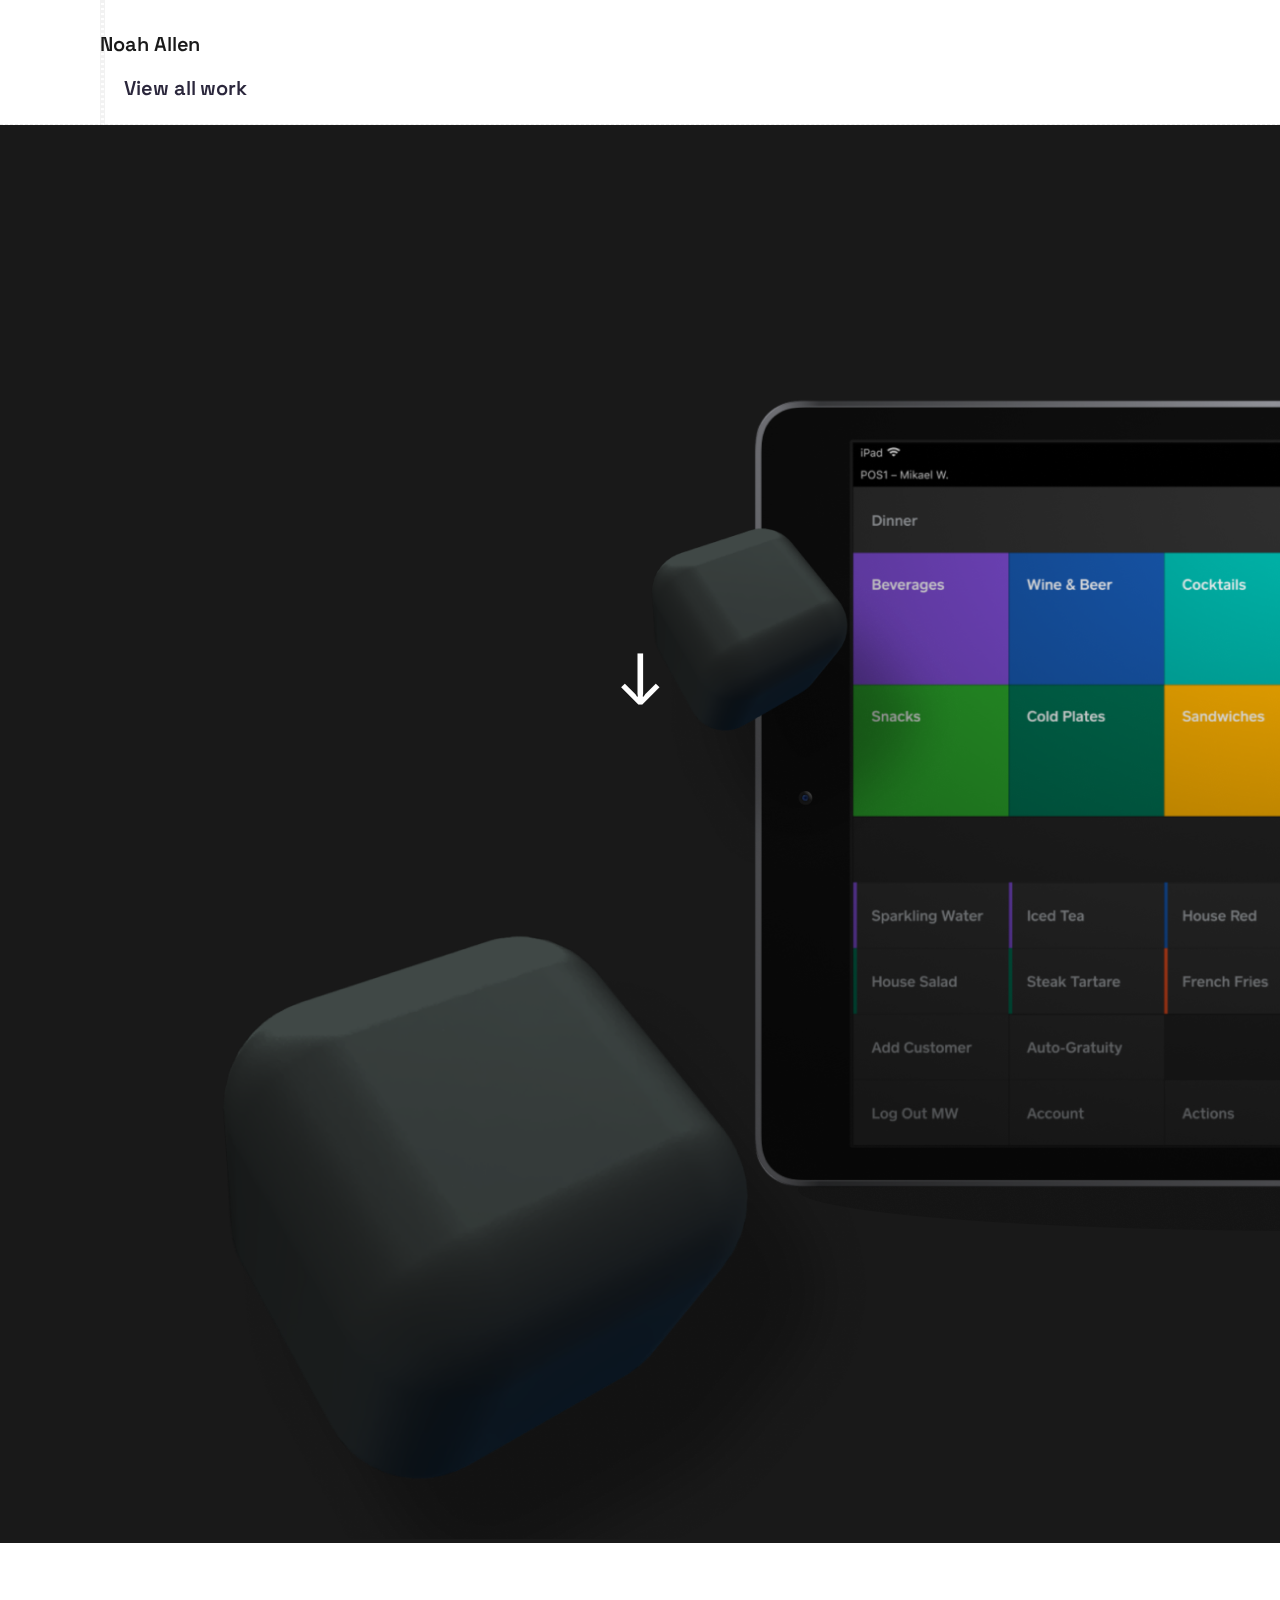
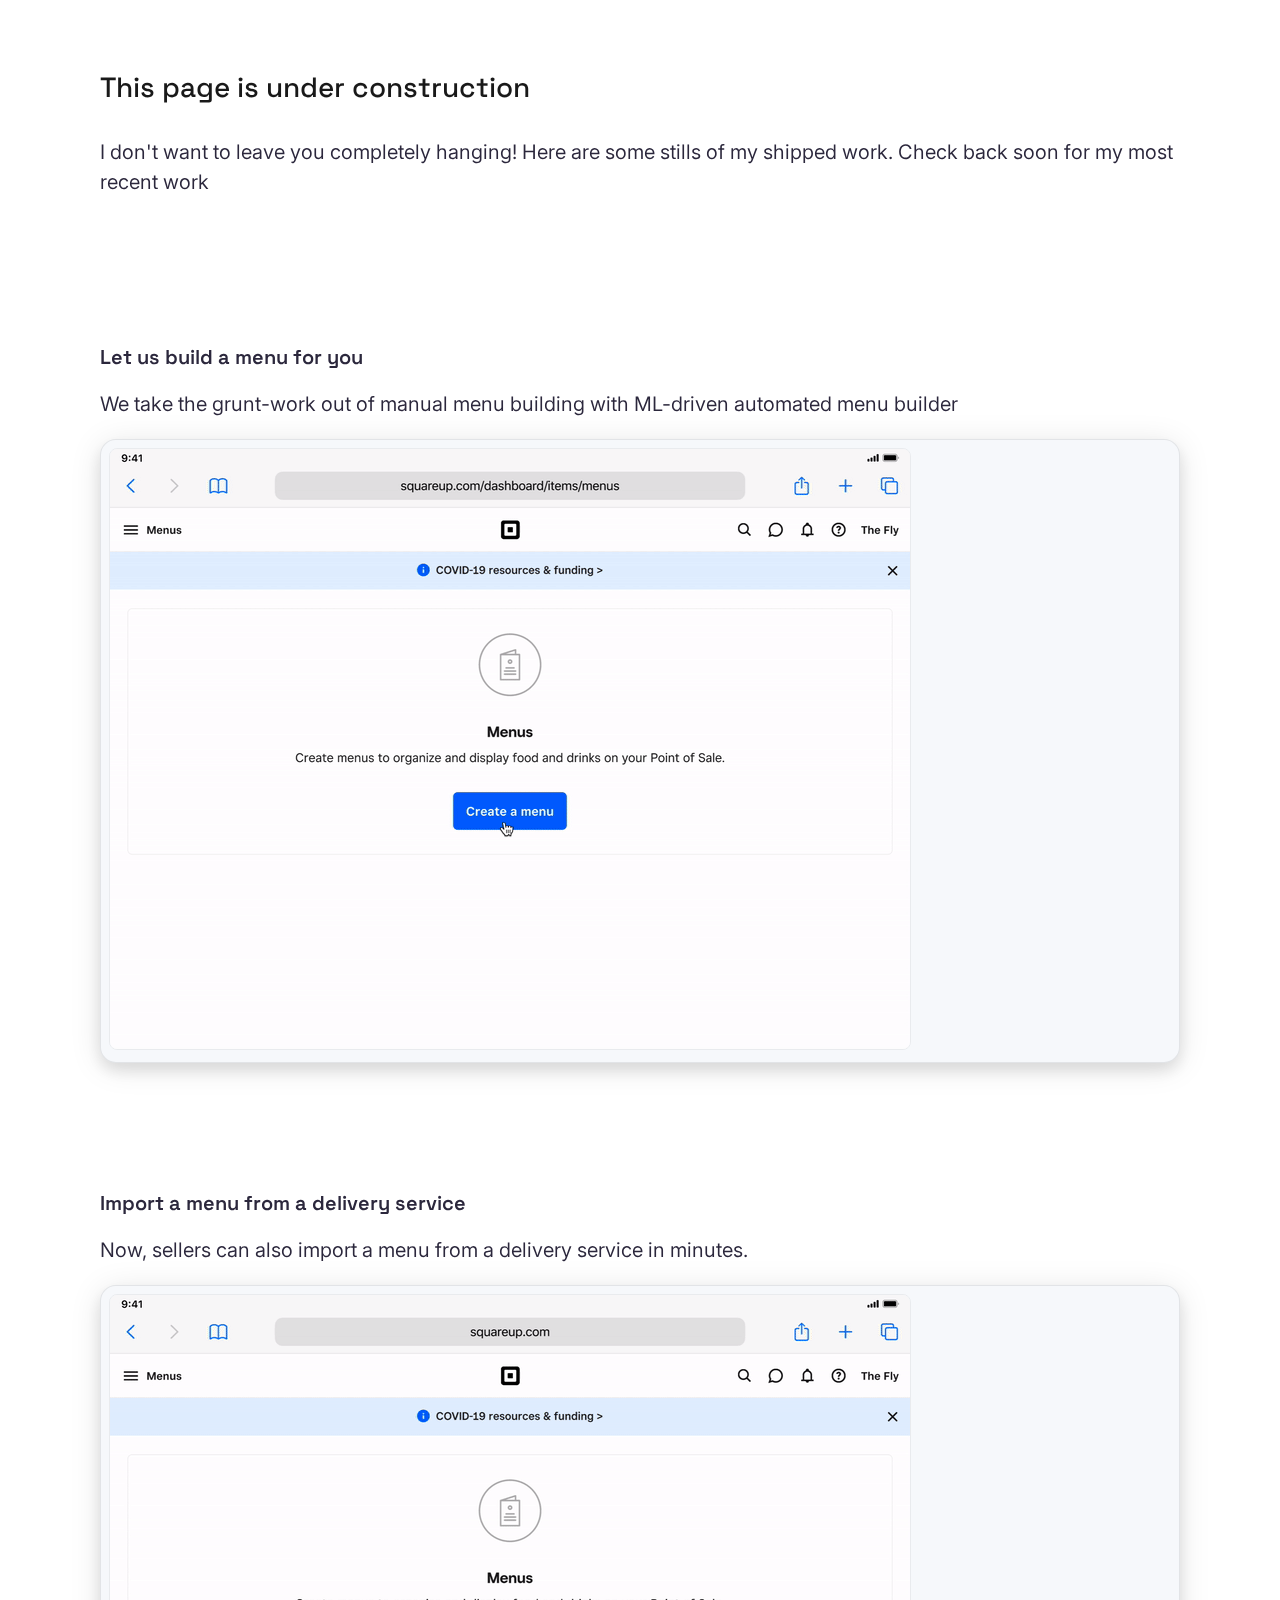
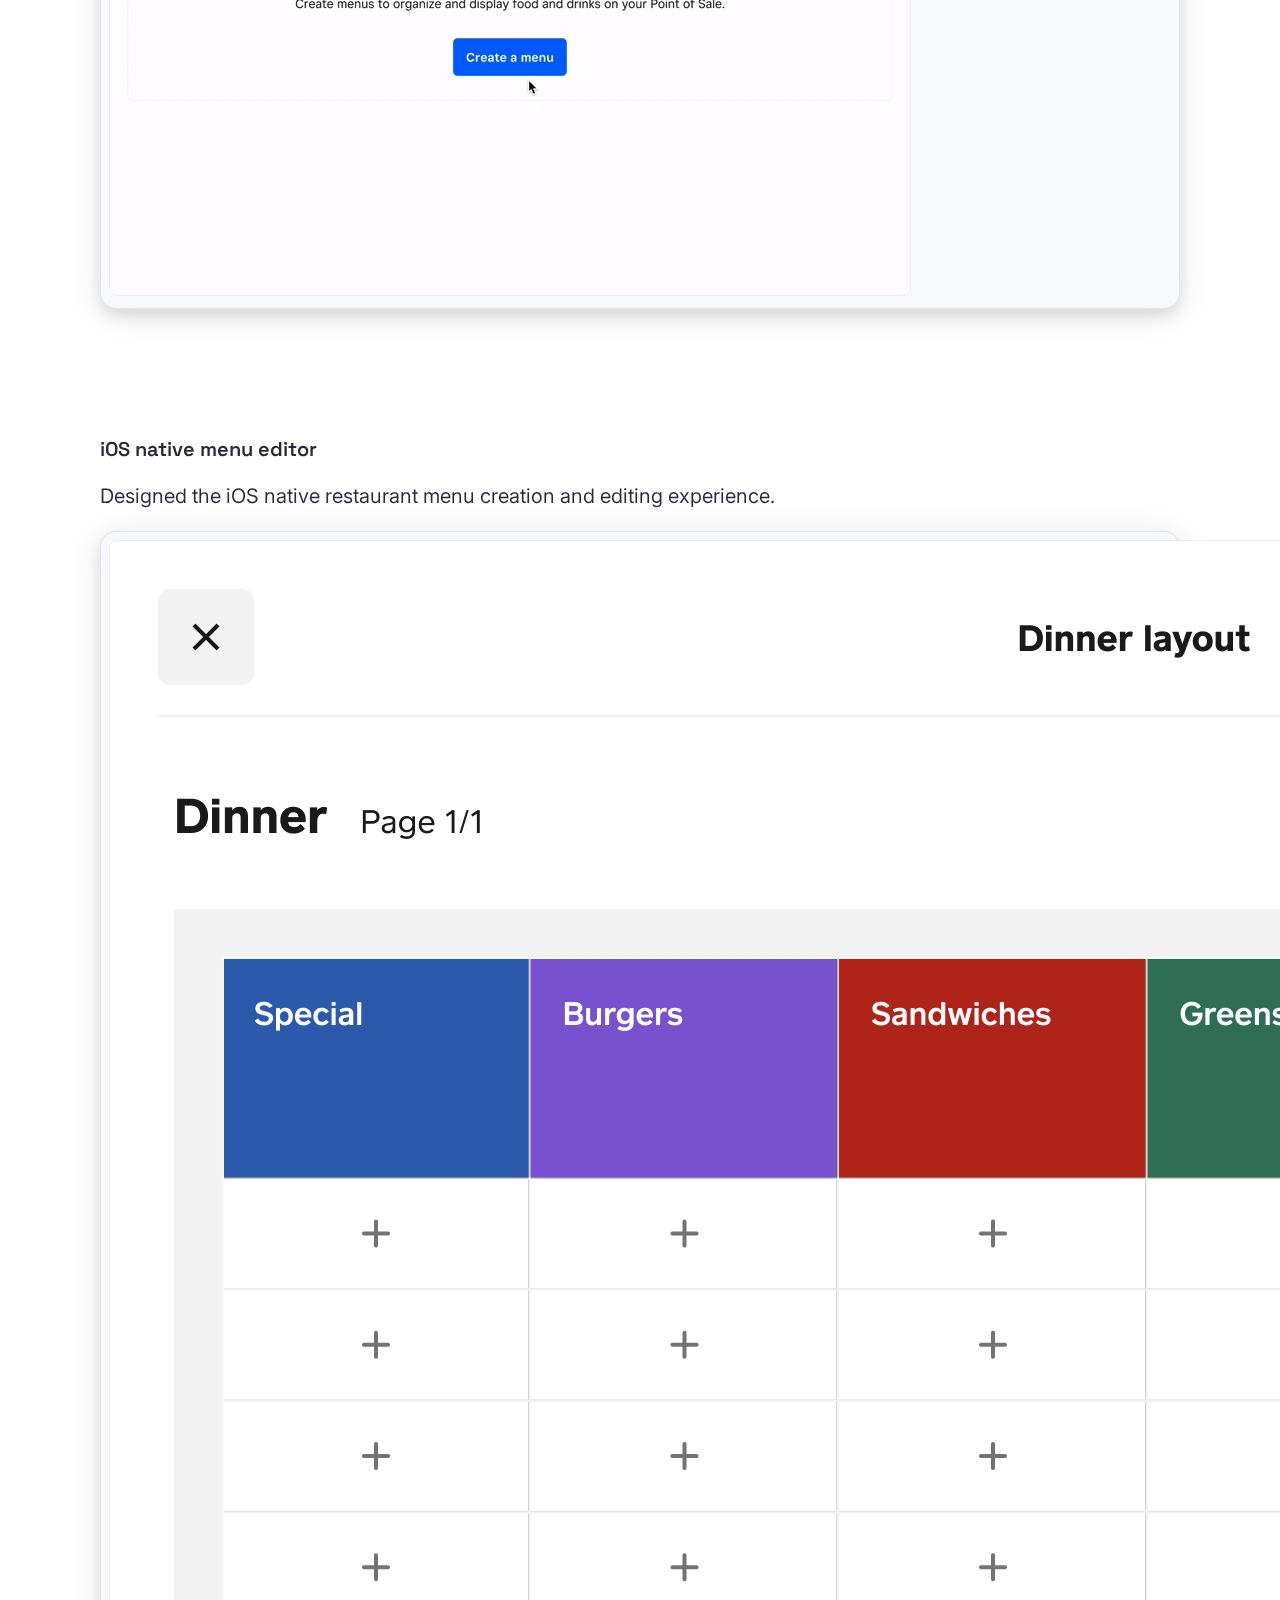
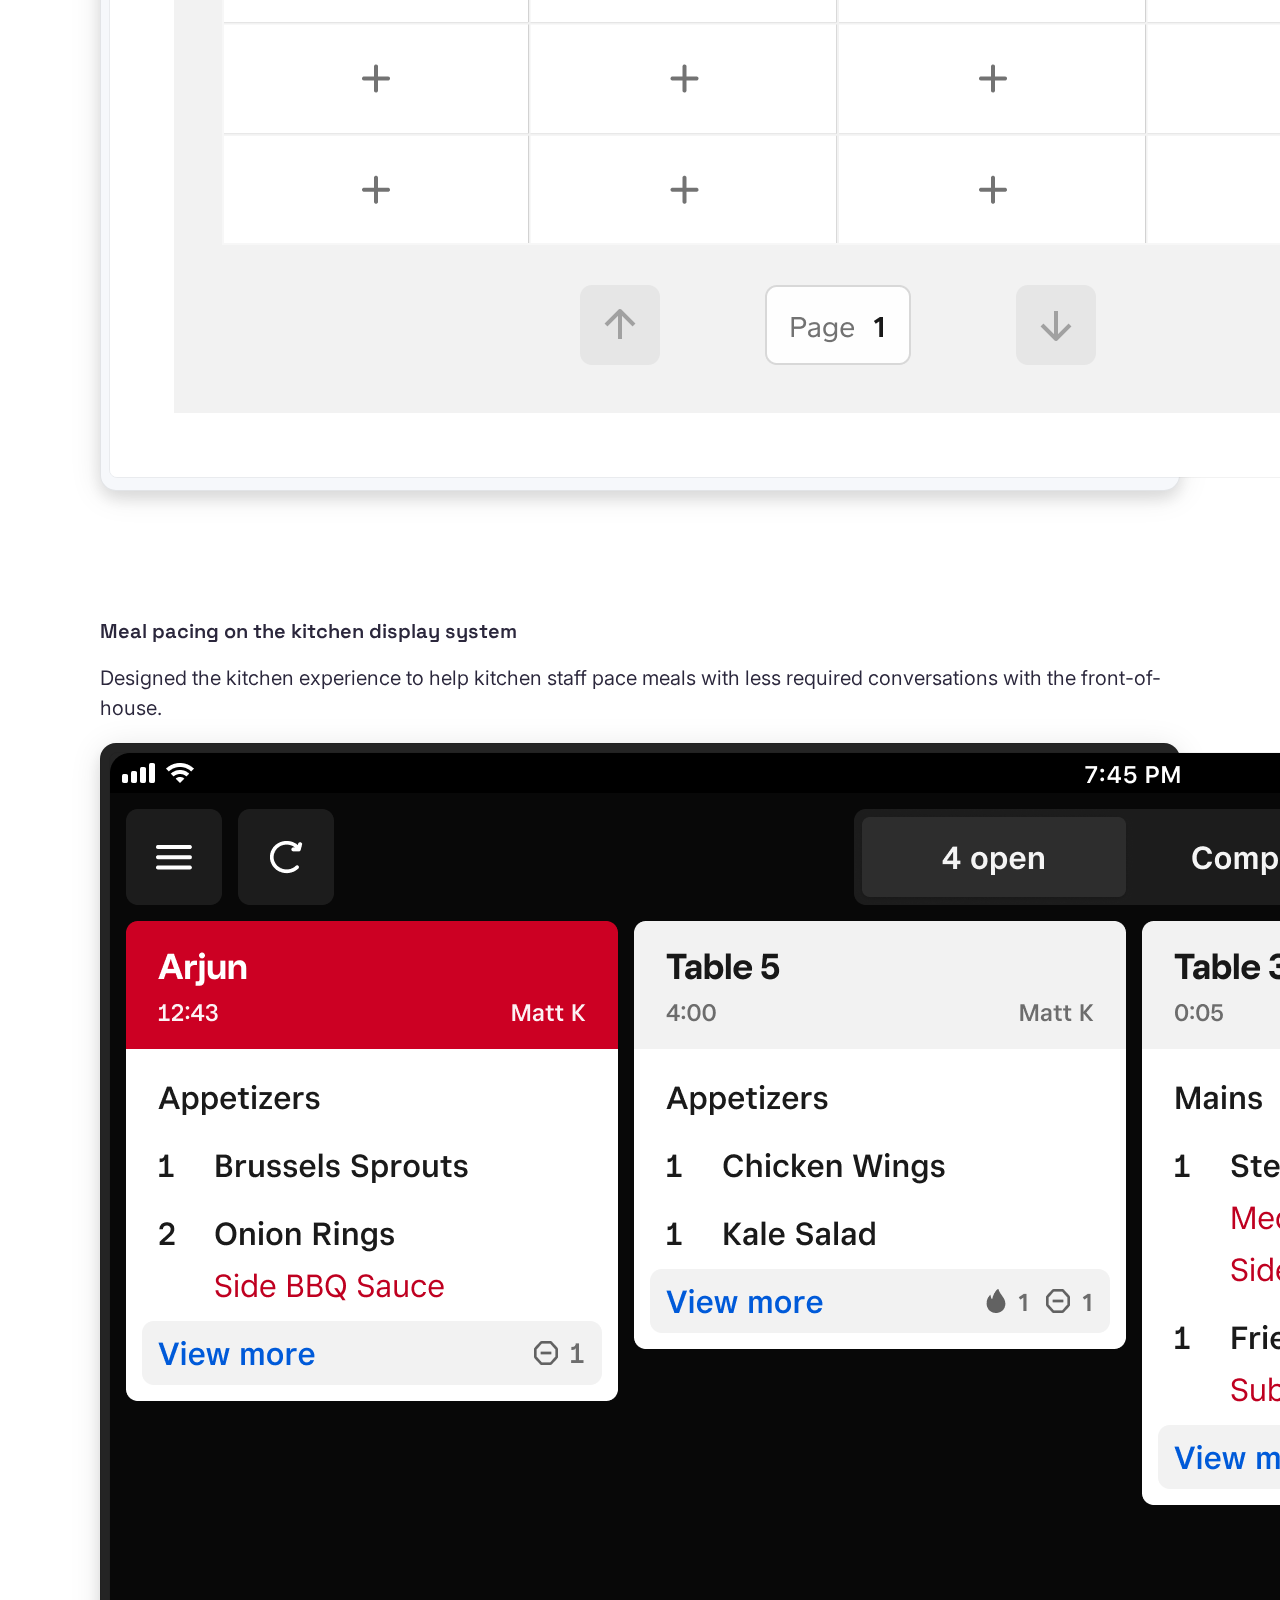
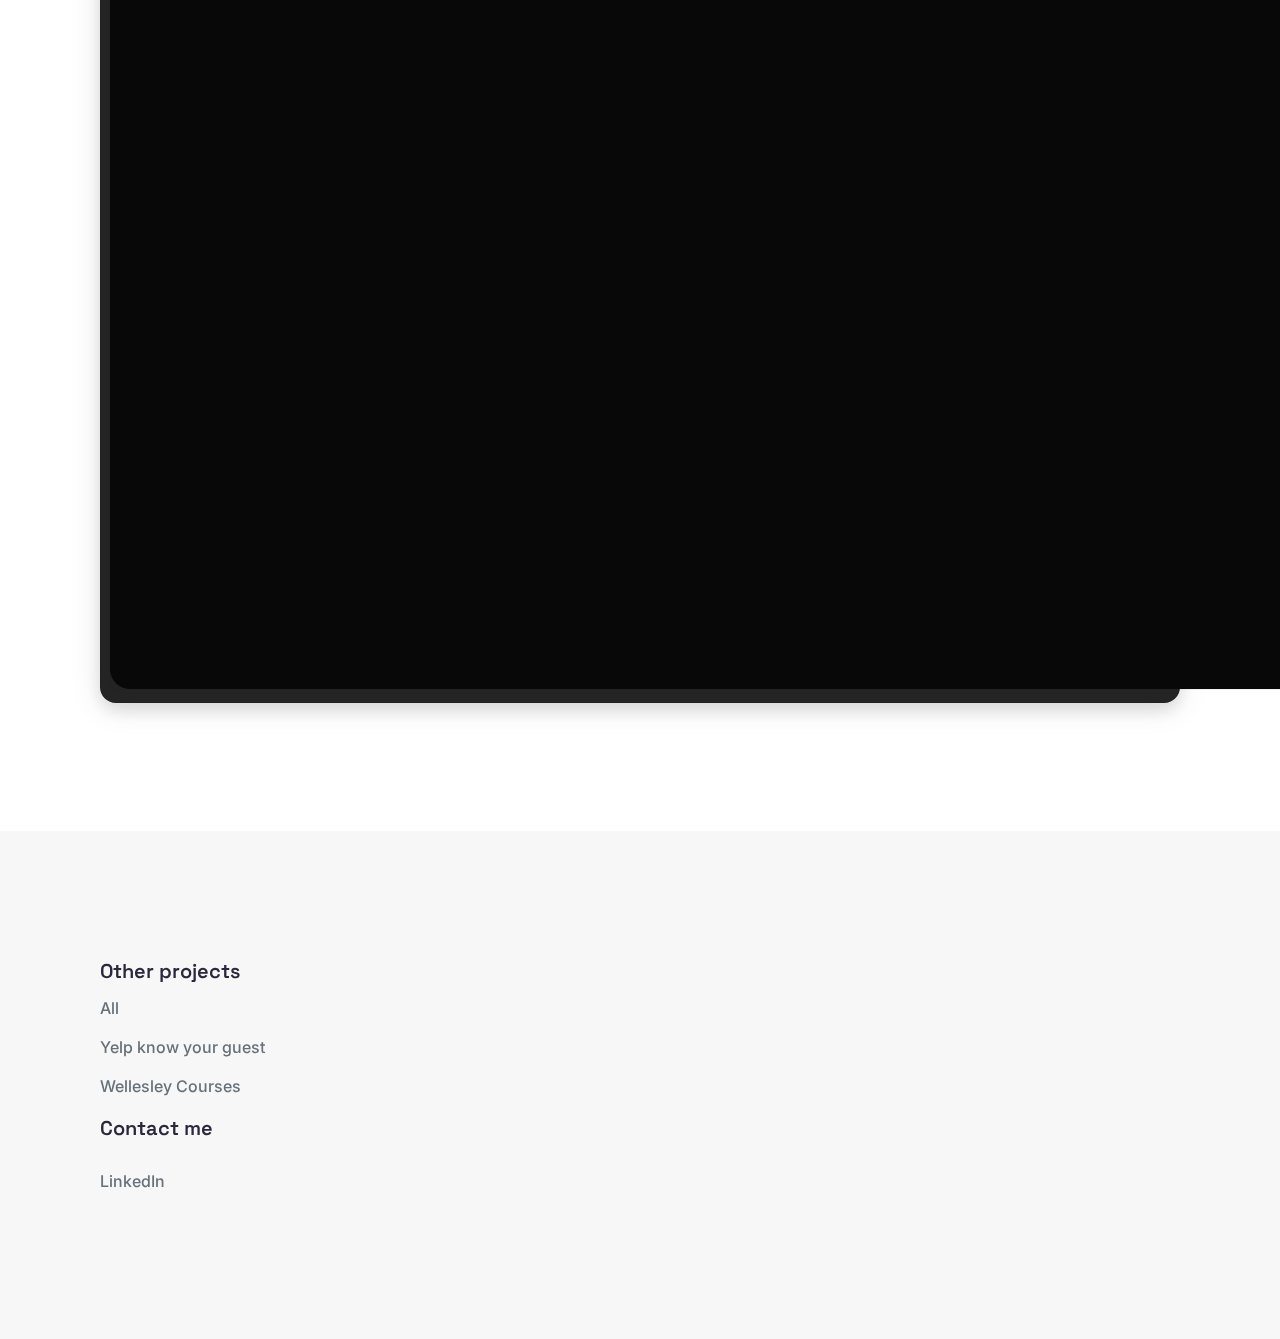
<file: square-restaurants/index.html>
<!doctype html>
<html xmlns:og="http://opengraphprotocol.org/schema/" xmlns:fb="http://www.facebook.com/2008/fbml" lang="en-US"  class="touch-styles ">
  <head>
    <meta http-equiv="X-UA-Compatible" content="IE=edge,chrome=1">
    <meta name="viewport" content="width=device-width, initial-scale=1.0, shrink-to-fit=no">
    <!-- This is Squarespace. --><!-- synthesizer-yellow-887a -->
<base href="">
<meta charset="utf-8" />
<title>Square for restaurants&mdash; Noah Allen</title>

<link rel="preconnect" href="https://fonts.googleapis.com">
<link rel="preconnect" href="https://fonts.gstatic.com" crossorigin>
<link href="https://fonts.googleapis.com/css2?family=Space+Grotesk:wght@300;400;500;600;700&display=swap" rel="stylesheet">
<link href="https://fonts.googleapis.com/css2?family=Inter:wght@100;200;300;400;500;600;700;800;900&display=swap" rel="stylesheet">


<link rel="stylesheet" href="../styles/styles.css" />
<link href="https://cdn.jsdelivr.net/npm/bootstrap@5.0.2/dist/css/bootstrap.min.css" rel="stylesheet" integrity="sha384-EVSTQN3/azprG1Anm3QDgpJLIm9Nao0Yz1ztcQTwFspd3yD65VohhpuuCOmLASjC" crossorigin="anonymous">
<link rel="icon" type="image/png" href="../favicon.png"/>


  </head>
  <!-- Mobile Styles Enabled -->
  <body id="collection-5eba22b26d0cf6792a5a08ef" class="site-spacing-extra-small site-outer-padding-medium site-alignment-center tweak-site-ajax-loading-enable ancillary-header-full-width tweak-header-cart-style-text  ancillary-header-branding-position-left ancillary-header-tagline-position-left ancillary-header-primary-nav-position-right ancillary-header-secondary-nav-position-right ancillary-header-cart-position-right ancillary-header-left-layout-horizontal ancillary-header-center-layout-stacked ancillary-header-right-layout-horizontal ancillary-header-account-position-left tweak-header-account-style-text  tweak-mobile-bar-account-style-text show-desktop-folder-indicator   scale-heading-3-font-size scale-quote-font-size quote-alignment-center show-quotation-marks   show-events-banner           show-events-title              show-collection-page-header show-collection-page-footer banner-height-small banner-image-alignment-center    banner-text-alignment-center page-banner-text-width-small  scale-banner-description-font-size  banner-text-background-indent-custom scale-page-title-font-size scale-page-description-font-size intro-text-width-large intro-text-height-medium scale-index-title-font-size scale-index-description-font-size index-intro-text-width-medium index-intro-text-height-extra-large index-item-width-half index-item-height-medium index-item-spacing-small    index-item-image-alignment-center index-item-image-crop  index-item-title-display-on-hover index-item-title-alignment-center scale-index-item-title-font-size  show-index-item-categories  project-image-alignment-center project-image-spacing-medium project-banner-spacing-small show-project-captions project-image-portrait-caption-style-alternate  project-image-landscape-caption-style-offset project-left-image-portrait-caption-style-standard project-left-image-landscape-caption-style-standard project-right-image-portrait-caption-style-standard project-right-image-landscape-caption-style-standard    tweak-project-slide-transition image-caption-title-alignment-center scale-image-caption-title-font image-caption-body-alignment-center scale-image-caption-body-font show-index-navigation index-link-spacing-large scale-index-link-font-size index-link-style-list-inline index-link-delimiter-type-none show-next-label-only tweak-page-transition-animation tweak-mobile-bar-position-top-fixed tweak-transparent-fixed-mobile-bar tweak-mobile-bar-branding-position-left tweak-mobile-bar-menu-icon-position-right tweak-mobile-bar-site-tagline-position-below-branding  tweak-mobile-bar-cart-style-text tweak-icon-weight-light  tweak-blog-meta-primary-date tweak-blog-meta-secondary-category tweak-blog-list-style-grid tweak-blog-list-separator-show tweak-blog-list-alignment-left tweak-blog-list-item-image-show tweak-blog-list-item-image-aspect-ratio-grid-32-standard tweak-blog-list-item-image-aspect-ratio-stacked-11-square tweak-blog-list-item-title-show tweak-blog-list-item-excerpt-show tweak-blog-list-item-body-show tweak-blog-list-item-readmore-below-excerpt tweak-blog-list-item-meta-position-above-title tweak-blog-list-pagination-link-label-show tweak-blog-list-pagination-link-icon-show tweak-blog-list-pagination-link-icon-weight-light tweak-blog-item-alignment-center tweak-blog-item-meta-position-above-title tweak-blog-item-share-position-above-content  tweak-blog-item-pagination-link-label-show tweak-blog-item-pagination-link-title-show tweak-blog-item-pagination-link-meta-hide tweak-blog-item-pagination-link-icon-weight-hairline   event-thumbnails event-thumbnail-size-32-standard event-date-label event-date-label-time event-list-show-cats event-list-date event-list-time event-list-address   event-icalgcal-links  event-excerpts  event-item-back-link    gallery-design-grid aspect-ratio-auto lightbox-style-light gallery-navigation-bullets gallery-info-overlay-show-on-hover gallery-aspect-ratio-32-standard gallery-arrow-style-no-background gallery-transitions-fade gallery-show-arrows gallery-auto-crop   tweak-product-list-image-aspect-ratio-23-standard-vertical tweak-product-list-item-hover-behavior-show-alternate-image tweak-product-list-meta-position-overlay tweak-product-list-mobile-meta-position-under tweak-product-list-meta-alignment-under-center tweak-product-list-meta-alignment-overlay-center-center tweak-product-list-show-title tweak-product-list-show-price tweak-product-list-filter-display-left-side tweak-product-list-filter-alignment-left tweak-product-item-nav-show-none tweak-product-item-nav-pagination-style-previousnext tweak-product-item-nav-breadcrumb-alignment-left tweak-product-item-nav-pagination-alignment-split tweak-product-item-gallery-position-left tweak-product-item-gallery-design-slideshow tweak-product-item-gallery-aspect-ratio-23-standard-vertical tweak-product-item-gallery-thumbnail-alignment-center tweak-product-item-details-alignment-left tweak-product-item-details-show-title tweak-product-item-details-show-price tweak-product-item-details-show-excerpt tweak-product-item-details-excerpt-position-below-price tweak-product-item-details-show-share-buttons tweak-product-item-details-show-variants tweak-product-item-details-show-quantity tweak-product-item-details-options-style-square tweak-product-item-details-show-add-to-cart-button tweak-product-item-details-add-to-cart-button-style-outline tweak-product-item-details-add-to-cart-button-shape-square tweak-product-item-details-add-to-cart-button-padding-medium tweak-product-item-image-zoom-enabled tweak-product-item-image-zoom-behavior-click tweak-product-item-lightbox-enabled tweak-related-products-image-aspect-ratio-11-square tweak-related-products-meta-alignment-under-center tweak-product-badge-style-square tweak-product-badge-position-top-right tweak-product-badge-inset-floating newsletter-style-dark hide-opentable-icons opentable-style-dark small-button-style-outline small-button-shape-square medium-button-style-outline medium-button-shape-rounded large-button-style-outline large-button-shape-square image-block-poster-text-alignment-center image-block-card-dynamic-font-sizing image-block-card-content-position-center image-block-card-text-alignment-left image-block-overlap-dynamic-font-sizing image-block-overlap-content-position-center image-block-overlap-text-alignment-left image-block-collage-dynamic-font-sizing image-block-collage-content-position-top image-block-collage-text-alignment-left image-block-stack-dynamic-font-sizing image-block-stack-text-alignment-left button-style-outline button-corner-style-square tweak-product-quick-view-button-style-floating tweak-product-quick-view-button-position-bottom tweak-product-quick-view-lightbox-excerpt-display-truncate tweak-product-quick-view-lightbox-show-arrows tweak-product-quick-view-lightbox-show-close-button tweak-product-quick-view-lightbox-controls-weight-light tweak-share-buttons-style-icon-only tweak-share-buttons-icons-show tweak-share-buttons-labels-show tweak-share-buttons-counts-show  tweak-share-buttons-standard-background-color native-currency-code-usd collection-5eba22b26d0cf6792a5a08ef collection-type-page collection-layout-default mobile-style-available has-site-title has-primary-nav has-secondary-nav" data-controller="BodyClassController">

  <div class="overflow-wrapper">

    
    <div class='col-12 sketch-lines-container d-none d-sm-block'>
      <div class='sketch-lines hor-main-spacing'>
        <div class='sketch-line d-none d-lg-block col-lg-3'></div>
        <div class='sketch-line d-none d-lg-block col-lg-3'></div>
        <div class='sketch-line d-none d-sm-block col-sm-6 col-lg-3'></div>
        <div class='sketch-line-right d-none d-sm-block col-sm-6 col-lg-3'></div>
      </div>
    </div>



    <div id="site" class="site-container">

      <header id="header" class="row hor-main-spacing px-lg-0 " >
        <div class="col-6 " style='padding: 0px;'>
          
            <h3 class="site-title"><a href="/">Noah Allen</a></h3>
            
          
          </div>
      
            <div class="col-6 row" id='navigation-as'>
              <nav class="site-navigation" role="navigation" data-content-field="navigation">
            
                      <div class="nav-item index active homepage" id="id-5be735d0b8a0453fd31dd497">
                        <a href="../" class="nav-item-index primary-nav-wrapper ">
                          <h3>View all work</h3>
                        </a>
                      </div>
                    
                </nav>
        </div>
      </header>
     


      <div id="content" class="content-container">

        
        
          
            




          
        

        <main id="page" class="site-page" role="main">

            <div class='dark-gray-splash-blocks container-fluid position-relative' style='pointer-events: none;'>
                <div class='col-12 mx-auto pb-3 pt-3 pt-sm-5'>
                      <div class='hor-main-spacing pt-2' >
                        <img style='margin-top: 128px;' src='../Square-Cover.png' class="img-fluid" alt="..."  >
      
                      </div>
                </div>  
                <div class='home-arrow d-none d-md-flex' style='color: white;'>↓</div>
              </div>
         

         <div class="vertical-spacing-128 row hor-main-spacing gx-0" data-content-field="main-content">

          <div class='col-12 col-lg-9 pe-0 pe-md-5'>
            <h2 class='margin-bottom-32'>This page is under construction</h2>
            <p>I don't want to leave you completely hanging! Here are some stills of my shipped work. Check back soon for my most recent work</p>
          </div>
          <div class='col-md-12 col-lg-3 d-none d-md-flex row gx-0 pt-0 pt-md-4 pt-lg-0'>
            
          </div>
          
        </div>


        <div class="image-block row row hor-main-spacing gx-0" data-content-field="main-content">
          <div class='col-12 col-md-6 pe-0 pe-md-5'>
            <h3 class='margin-bottom-16'>Let us build a menu for you</h3>
            <p>We take the grunt-work out of manual menu building with ML-driven automated menu builder</p>
                
          </div>
          <div class='col-12 col-md-6'>
            <div class='chrome-image-container'>
              <img src='../woflow-final.gif' class="img-fluid image-within-chrome" alt="...">
            </div>
          </div>
        </div>

        <div class="image-block row row hor-main-spacing gx-0" data-content-field="main-content">
          <div class='col-12 col-md-6 pe-0 pe-md-5'>
            <h3 class='margin-bottom-16'>Import a menu from a delivery service</h3>
            <p>Now, sellers can also import a menu from a delivery service in minutes.</p>
                
          </div>
          <div class='col-12 col-md-6'>
            <div class='chrome-image-container'>
              <img src='../final-3Pimporter.gif' class="img-fluid image-within-chrome" alt="...">
            </div>
          </div>
        </div>

        <div class="image-block row row hor-main-spacing gx-0" data-content-field="main-content">
          <div class='col-12 col-md-6 pe-0 pe-md-5'>
            <h3 class='margin-bottom-16'>iOS native menu editor</h3>
            <p>Designed the iOS native restaurant menu creation and editing experience.</p>
                
          </div>
          <div class='col-12 col-md-6'>
            <div class='chrome-image-container'>
              <img src='../webviews-final.png' class="img-fluid image-within-chrome" alt="...">
            </div>
          </div>
        </div>


        <div class="image-block row row hor-main-spacing gx-0" data-content-field="main-content">
          <div class='col-12 col-md-6 pe-0 pe-md-5'>
            <h3 class='margin-bottom-16'>Meal pacing on the kitchen display system</h3>
            <p>Designed the kitchen experience to help kitchen staff pace meals with less required conversations with the front-of-house.</p>
                
          </div>
          <div class='col-12 col-md-6'>
            <div class='chrome-image-container' style='background-color: #242424;'>
              <img src='../kitchen-coursing-final.png' class="img-fluid image-within-chrome" alt="...">
            </div>
          </div>
        </div>
         

        <div class='col-12 background-light vertical-spacing-128'>
          <div class="hor-main-spacing gx-0" data-content-field="main-content">
  
            <div class='col-12 row'>
              <div class='col-12 col-md-6 pe-md-5 pb-5 pb-md-0'>
                <h3 style='margin-bottom: 16px !important;'>Other projects</h3>
                <a href='../'>All</a><br>
                <a href='../know-your-guest'>Yelp know your guest</a><br>
                <a href='../wellesley-courses'>Wellesley Courses</a><br>
              </div>
              <div class='col-12 col-md-6 pe-md-5'>
                <h3 class='margin-bottom-32'>Contact me</h3>
                <a href='https://www.linkedin.com/in/noahlallen/'>LinkedIn</a><br>
              </div>
            </div>
          
            
          </div>
        </div>



      

          
          
      
          




  


  





          

          
	<!-- item belongs to an index -->
	
	
	
	



        </main>



      </div>
    </div>


  </body>
</html>
</file>
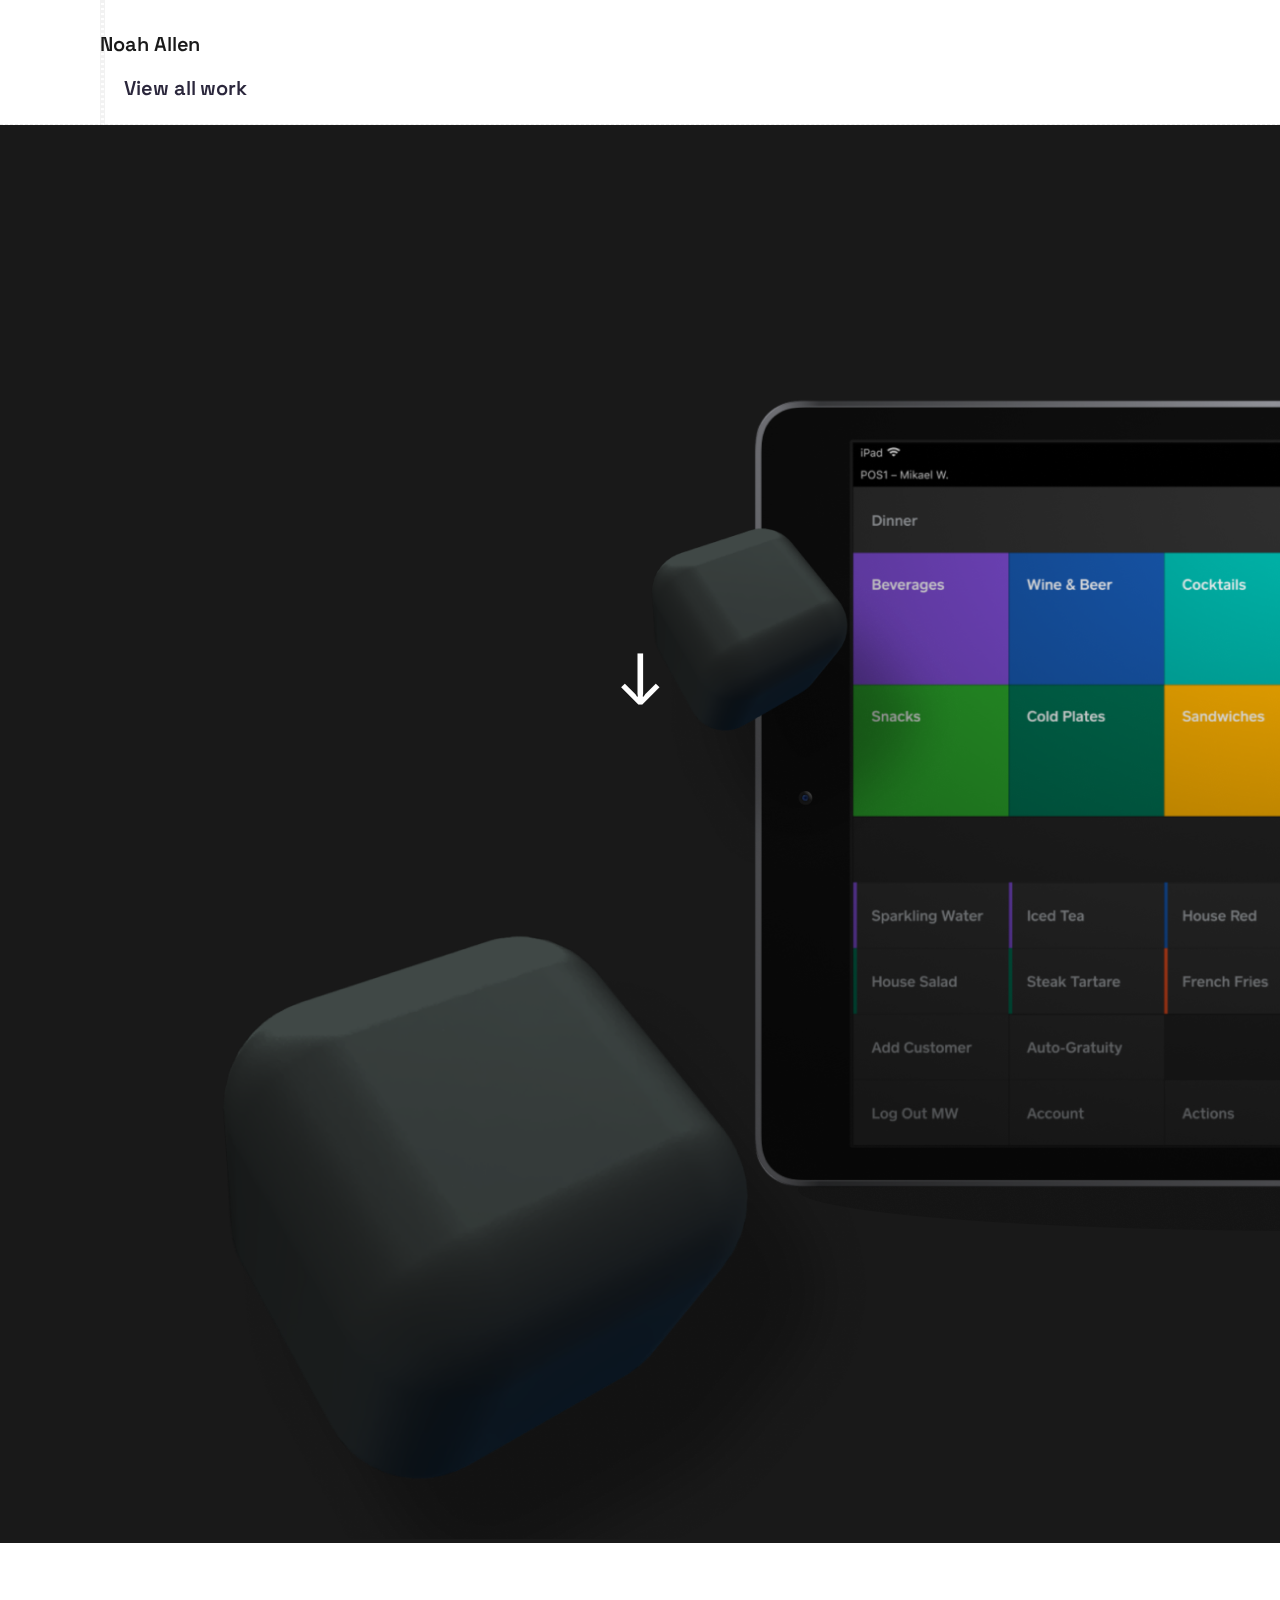
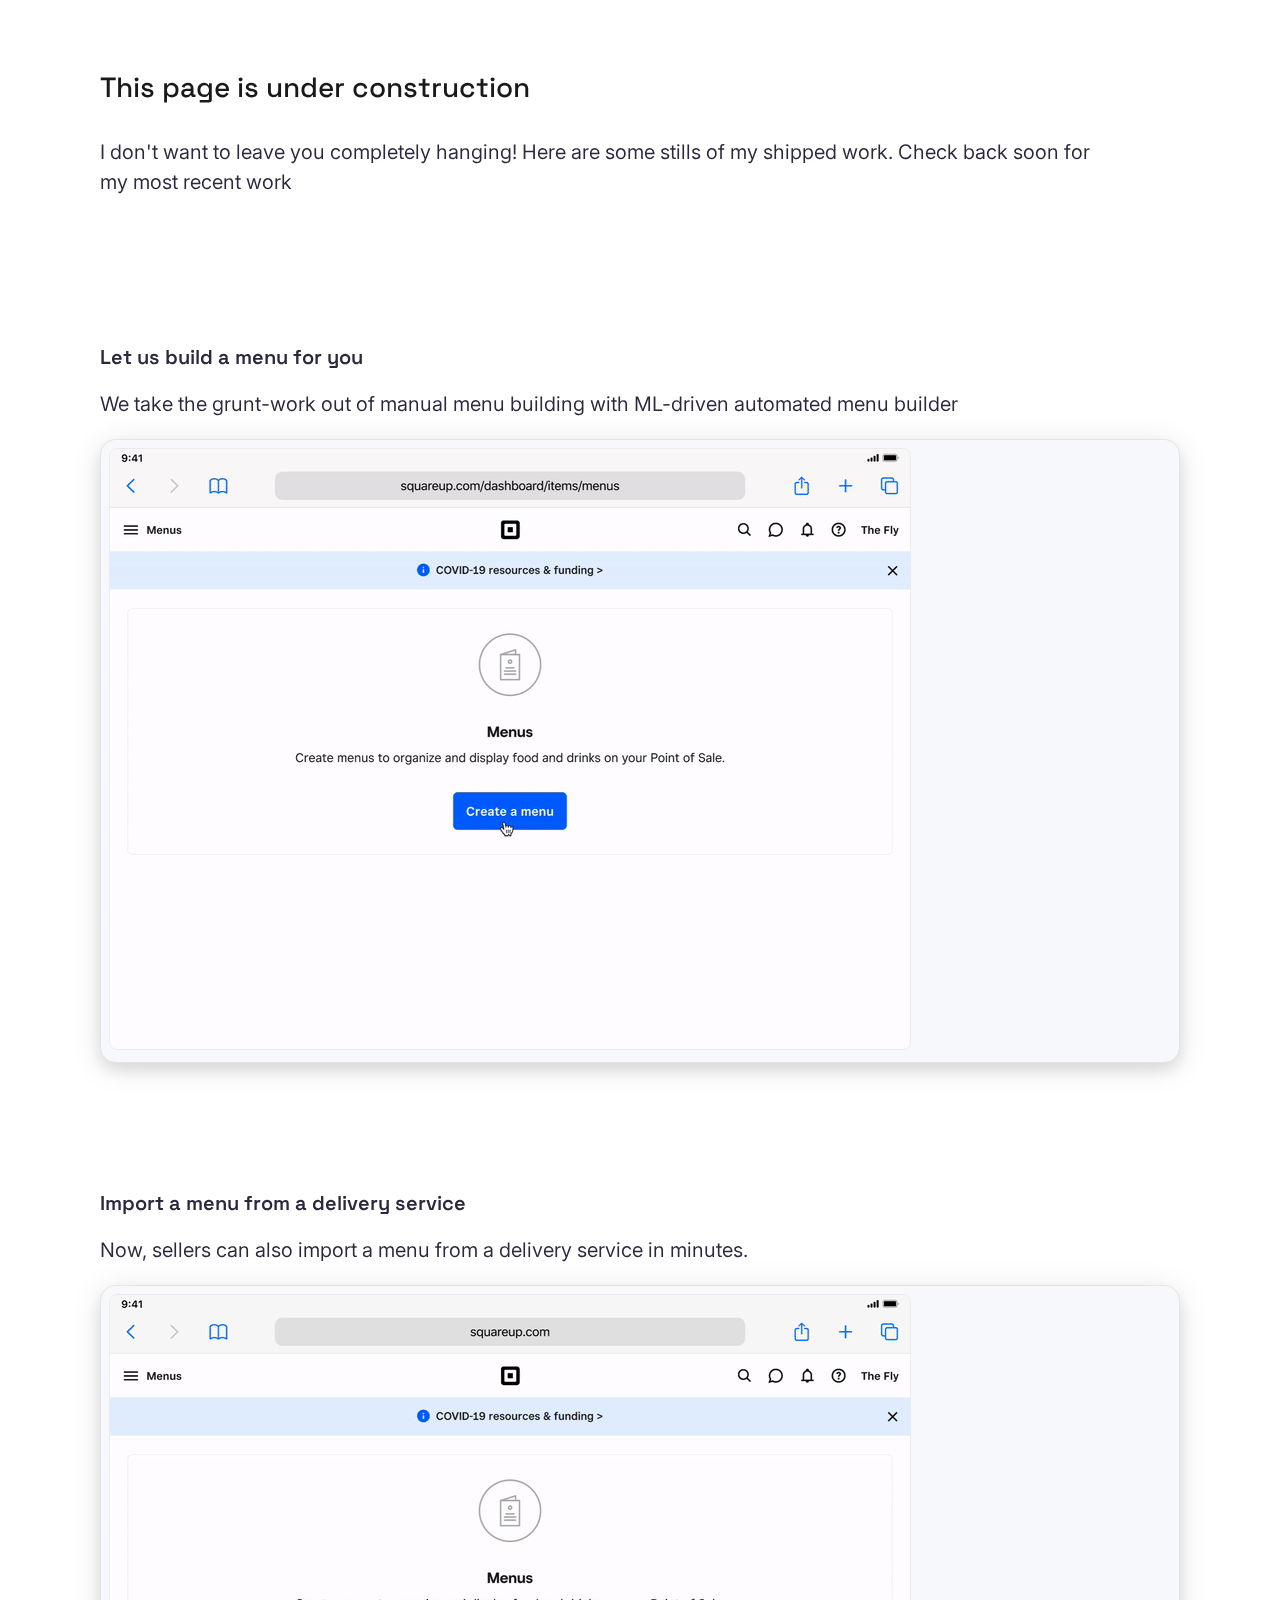
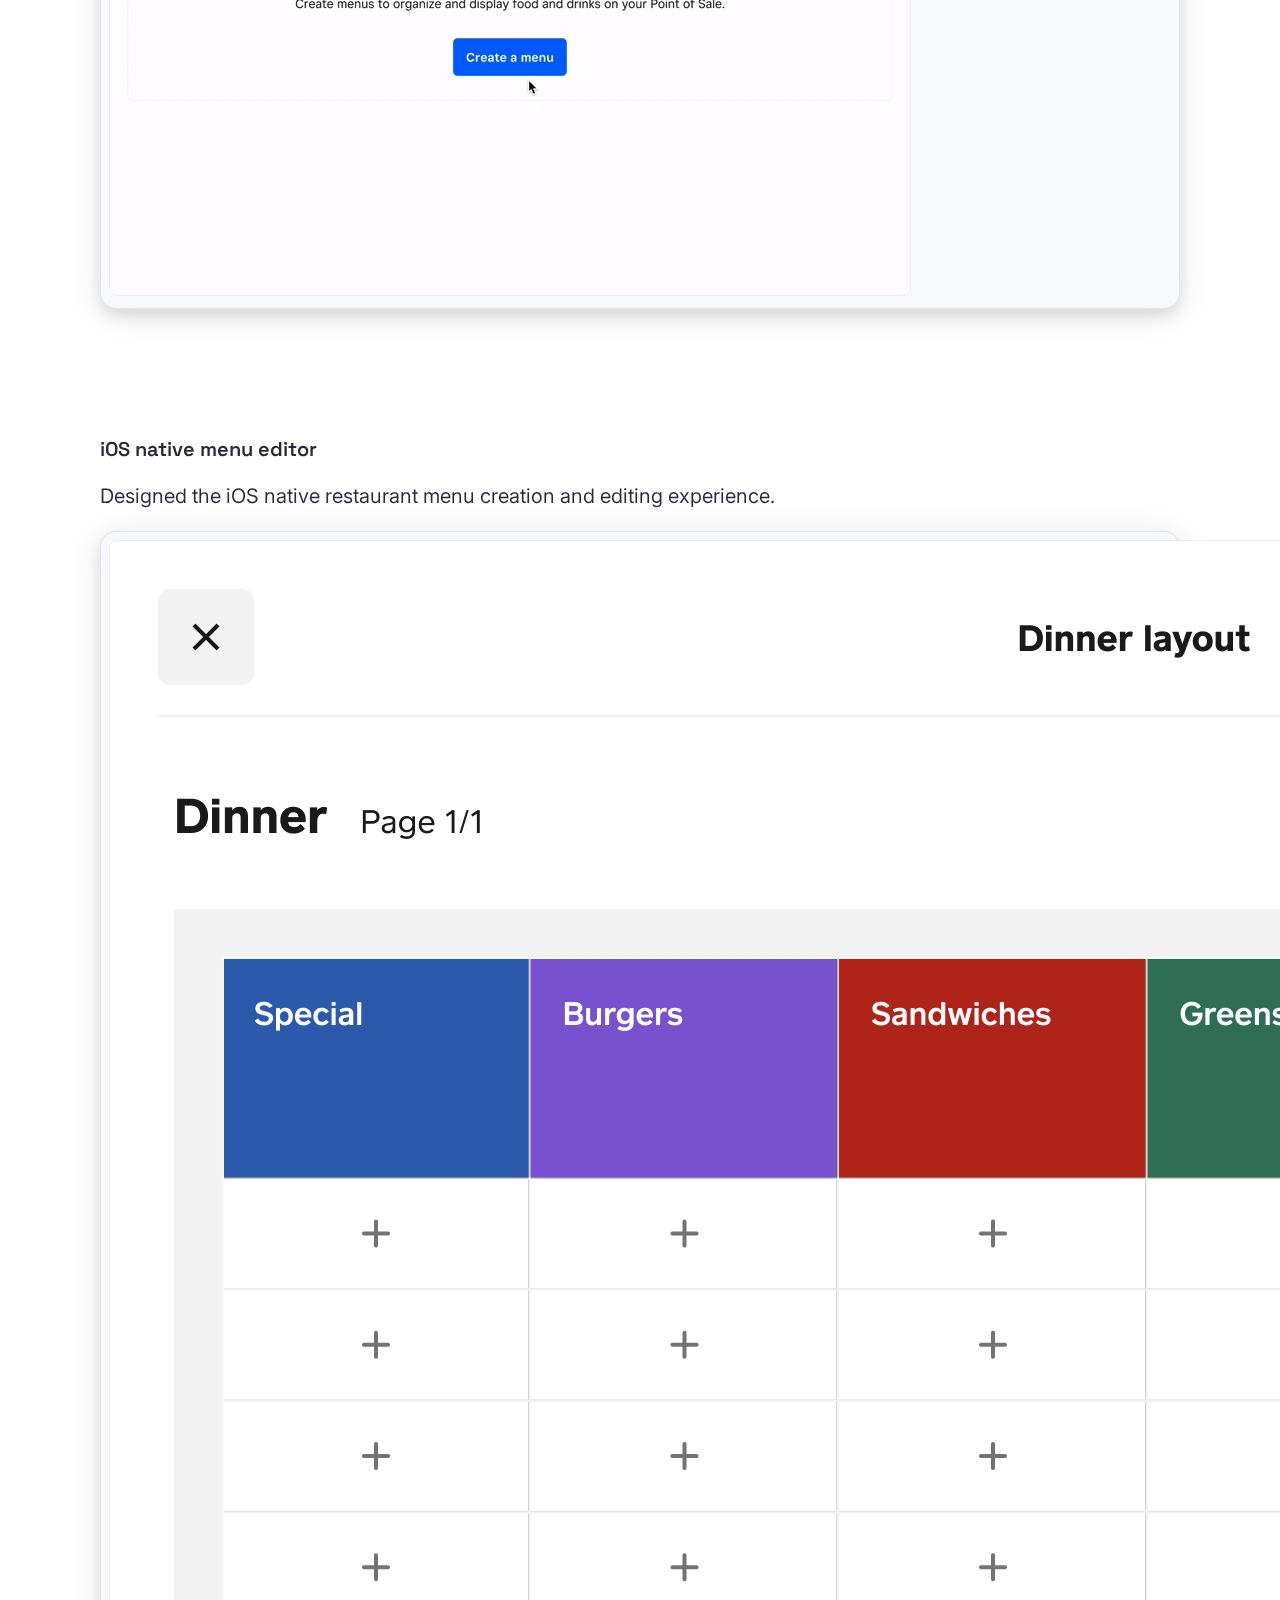
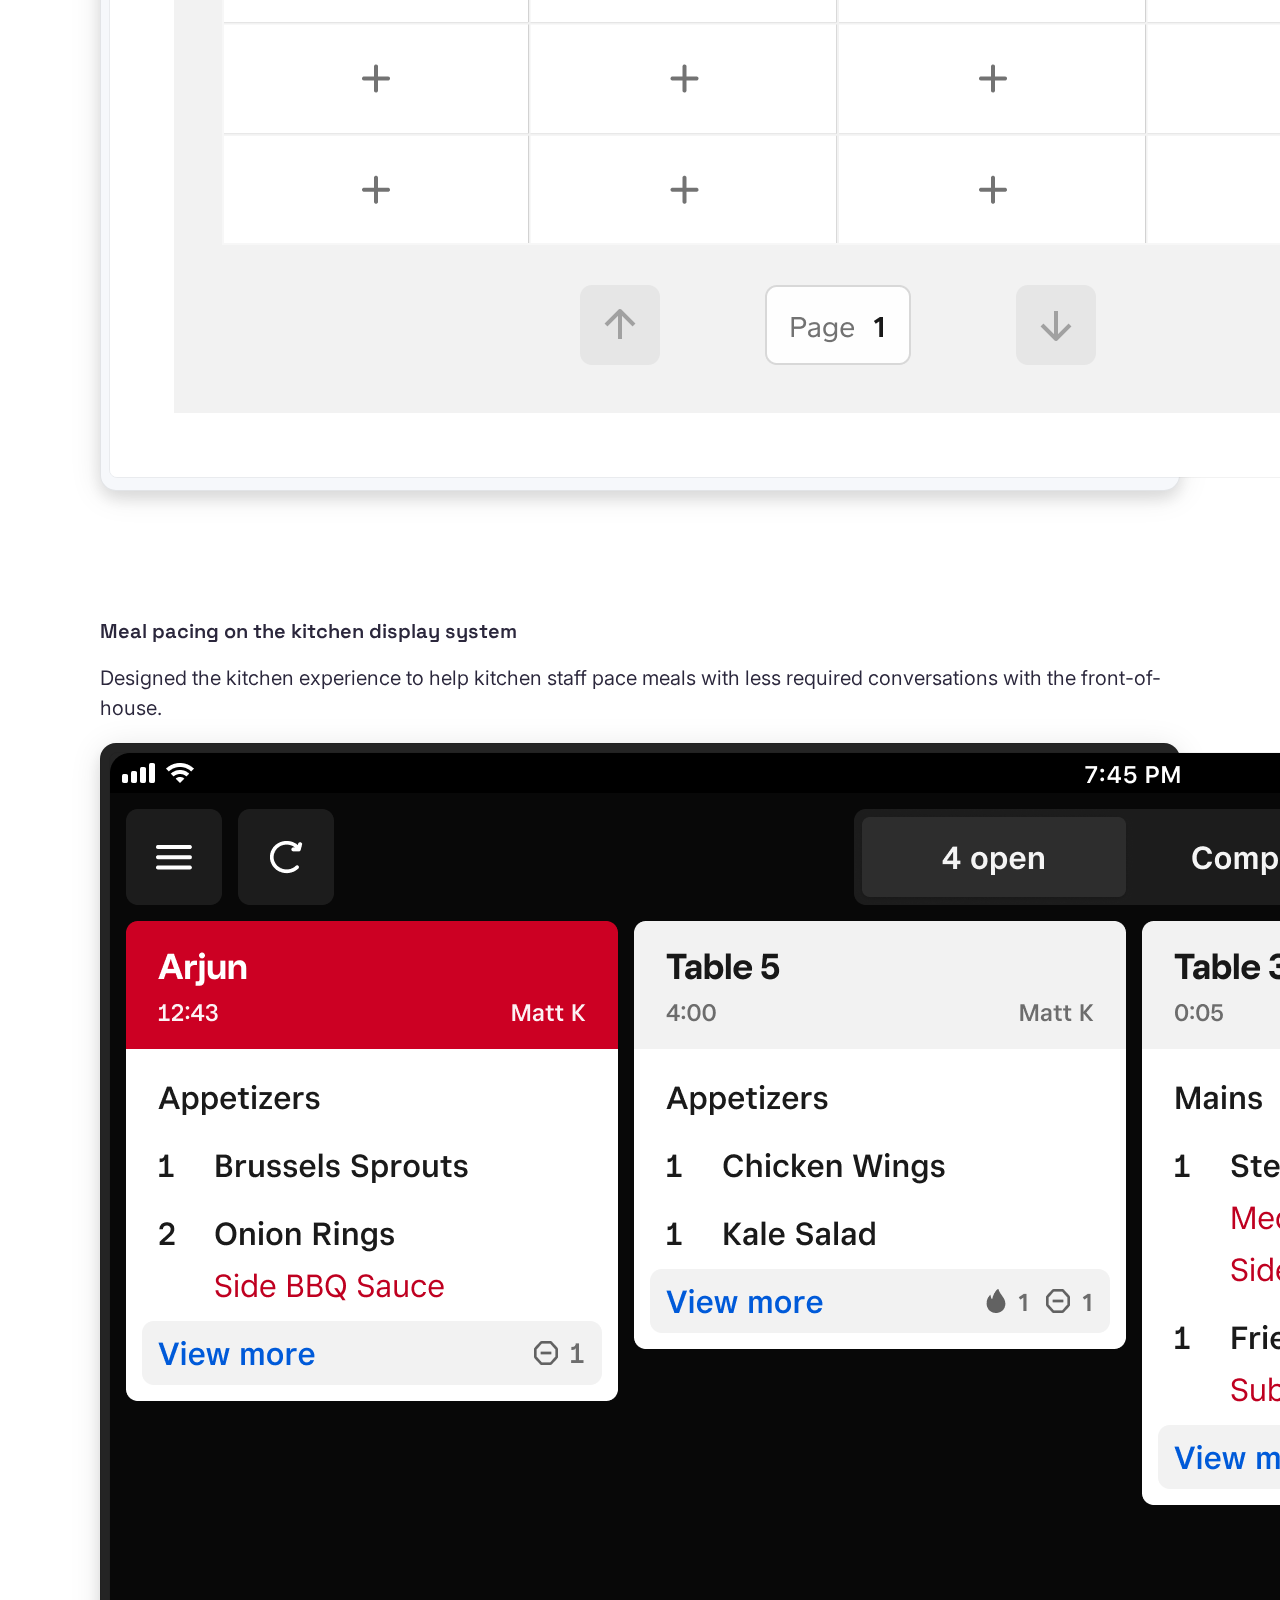
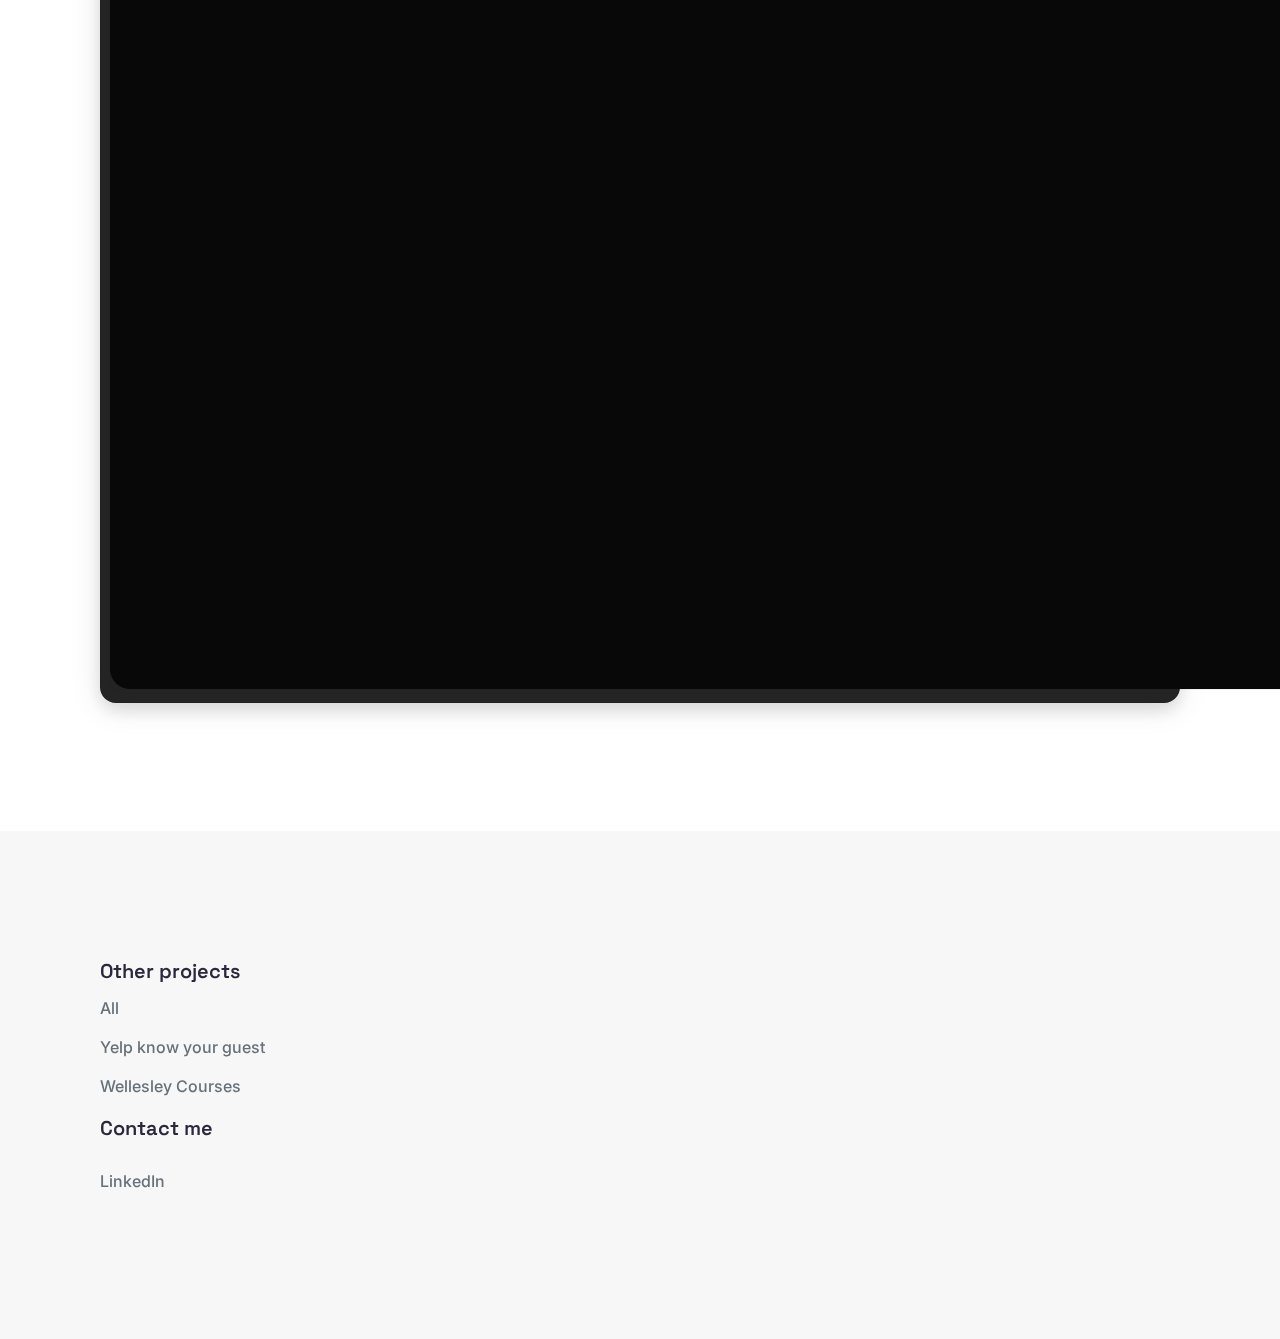
<file: summer-at-square/index.html>
<!doctype html>
<html xmlns:og="http://opengraphprotocol.org/schema/" xmlns:fb="http://www.facebook.com/2008/fbml" lang="en-US"  class="touch-styles ">
  <head>
    <meta http-equiv="X-UA-Compatible" content="IE=edge,chrome=1">
    <meta name="viewport" content="width=device-width, initial-scale=1.0, shrink-to-fit=no">
    <!-- This is Squarespace. --><!-- synthesizer-yellow-887a -->
<base href="">
<meta charset="utf-8" />
<title>Square for restaurants&mdash; Noah Allen</title>

<link rel="preconnect" href="https://fonts.googleapis.com">
<link rel="preconnect" href="https://fonts.gstatic.com" crossorigin>
<link href="https://fonts.googleapis.com/css2?family=Space+Grotesk:wght@300;400;500;600;700&display=swap" rel="stylesheet">
<link href="https://fonts.googleapis.com/css2?family=Inter:wght@100;200;300;400;500;600;700;800;900&display=swap" rel="stylesheet">


<link rel="stylesheet" href="../styles/styles.css" />
<link href="https://cdn.jsdelivr.net/npm/bootstrap@5.0.2/dist/css/bootstrap.min.css" rel="stylesheet" integrity="sha384-EVSTQN3/azprG1Anm3QDgpJLIm9Nao0Yz1ztcQTwFspd3yD65VohhpuuCOmLASjC" crossorigin="anonymous">
<link rel="icon" type="image/png" href="../favicon.png"/>


  </head>
  <!-- Mobile Styles Enabled -->
  <body id="collection-5eba22b26d0cf6792a5a08ef" class="site-spacing-extra-small site-outer-padding-medium site-alignment-center tweak-site-ajax-loading-enable ancillary-header-full-width tweak-header-cart-style-text  ancillary-header-branding-position-left ancillary-header-tagline-position-left ancillary-header-primary-nav-position-right ancillary-header-secondary-nav-position-right ancillary-header-cart-position-right ancillary-header-left-layout-horizontal ancillary-header-center-layout-stacked ancillary-header-right-layout-horizontal ancillary-header-account-position-left tweak-header-account-style-text  tweak-mobile-bar-account-style-text show-desktop-folder-indicator   scale-heading-3-font-size scale-quote-font-size quote-alignment-center show-quotation-marks   show-events-banner           show-events-title              show-collection-page-header show-collection-page-footer banner-height-small banner-image-alignment-center    banner-text-alignment-center page-banner-text-width-small  scale-banner-description-font-size  banner-text-background-indent-custom scale-page-title-font-size scale-page-description-font-size intro-text-width-large intro-text-height-medium scale-index-title-font-size scale-index-description-font-size index-intro-text-width-medium index-intro-text-height-extra-large index-item-width-half index-item-height-medium index-item-spacing-small    index-item-image-alignment-center index-item-image-crop  index-item-title-display-on-hover index-item-title-alignment-center scale-index-item-title-font-size  show-index-item-categories  project-image-alignment-center project-image-spacing-medium project-banner-spacing-small show-project-captions project-image-portrait-caption-style-alternate  project-image-landscape-caption-style-offset project-left-image-portrait-caption-style-standard project-left-image-landscape-caption-style-standard project-right-image-portrait-caption-style-standard project-right-image-landscape-caption-style-standard    tweak-project-slide-transition image-caption-title-alignment-center scale-image-caption-title-font image-caption-body-alignment-center scale-image-caption-body-font show-index-navigation index-link-spacing-large scale-index-link-font-size index-link-style-list-inline index-link-delimiter-type-none show-next-label-only tweak-page-transition-animation tweak-mobile-bar-position-top-fixed tweak-transparent-fixed-mobile-bar tweak-mobile-bar-branding-position-left tweak-mobile-bar-menu-icon-position-right tweak-mobile-bar-site-tagline-position-below-branding  tweak-mobile-bar-cart-style-text tweak-icon-weight-light  tweak-blog-meta-primary-date tweak-blog-meta-secondary-category tweak-blog-list-style-grid tweak-blog-list-separator-show tweak-blog-list-alignment-left tweak-blog-list-item-image-show tweak-blog-list-item-image-aspect-ratio-grid-32-standard tweak-blog-list-item-image-aspect-ratio-stacked-11-square tweak-blog-list-item-title-show tweak-blog-list-item-excerpt-show tweak-blog-list-item-body-show tweak-blog-list-item-readmore-below-excerpt tweak-blog-list-item-meta-position-above-title tweak-blog-list-pagination-link-label-show tweak-blog-list-pagination-link-icon-show tweak-blog-list-pagination-link-icon-weight-light tweak-blog-item-alignment-center tweak-blog-item-meta-position-above-title tweak-blog-item-share-position-above-content  tweak-blog-item-pagination-link-label-show tweak-blog-item-pagination-link-title-show tweak-blog-item-pagination-link-meta-hide tweak-blog-item-pagination-link-icon-weight-hairline   event-thumbnails event-thumbnail-size-32-standard event-date-label event-date-label-time event-list-show-cats event-list-date event-list-time event-list-address   event-icalgcal-links  event-excerpts  event-item-back-link    gallery-design-grid aspect-ratio-auto lightbox-style-light gallery-navigation-bullets gallery-info-overlay-show-on-hover gallery-aspect-ratio-32-standard gallery-arrow-style-no-background gallery-transitions-fade gallery-show-arrows gallery-auto-crop   tweak-product-list-image-aspect-ratio-23-standard-vertical tweak-product-list-item-hover-behavior-show-alternate-image tweak-product-list-meta-position-overlay tweak-product-list-mobile-meta-position-under tweak-product-list-meta-alignment-under-center tweak-product-list-meta-alignment-overlay-center-center tweak-product-list-show-title tweak-product-list-show-price tweak-product-list-filter-display-left-side tweak-product-list-filter-alignment-left tweak-product-item-nav-show-none tweak-product-item-nav-pagination-style-previousnext tweak-product-item-nav-breadcrumb-alignment-left tweak-product-item-nav-pagination-alignment-split tweak-product-item-gallery-position-left tweak-product-item-gallery-design-slideshow tweak-product-item-gallery-aspect-ratio-23-standard-vertical tweak-product-item-gallery-thumbnail-alignment-center tweak-product-item-details-alignment-left tweak-product-item-details-show-title tweak-product-item-details-show-price tweak-product-item-details-show-excerpt tweak-product-item-details-excerpt-position-below-price tweak-product-item-details-show-share-buttons tweak-product-item-details-show-variants tweak-product-item-details-show-quantity tweak-product-item-details-options-style-square tweak-product-item-details-show-add-to-cart-button tweak-product-item-details-add-to-cart-button-style-outline tweak-product-item-details-add-to-cart-button-shape-square tweak-product-item-details-add-to-cart-button-padding-medium tweak-product-item-image-zoom-enabled tweak-product-item-image-zoom-behavior-click tweak-product-item-lightbox-enabled tweak-related-products-image-aspect-ratio-11-square tweak-related-products-meta-alignment-under-center tweak-product-badge-style-square tweak-product-badge-position-top-right tweak-product-badge-inset-floating newsletter-style-dark hide-opentable-icons opentable-style-dark small-button-style-outline small-button-shape-square medium-button-style-outline medium-button-shape-rounded large-button-style-outline large-button-shape-square image-block-poster-text-alignment-center image-block-card-dynamic-font-sizing image-block-card-content-position-center image-block-card-text-alignment-left image-block-overlap-dynamic-font-sizing image-block-overlap-content-position-center image-block-overlap-text-alignment-left image-block-collage-dynamic-font-sizing image-block-collage-content-position-top image-block-collage-text-alignment-left image-block-stack-dynamic-font-sizing image-block-stack-text-alignment-left button-style-outline button-corner-style-square tweak-product-quick-view-button-style-floating tweak-product-quick-view-button-position-bottom tweak-product-quick-view-lightbox-excerpt-display-truncate tweak-product-quick-view-lightbox-show-arrows tweak-product-quick-view-lightbox-show-close-button tweak-product-quick-view-lightbox-controls-weight-light tweak-share-buttons-style-icon-only tweak-share-buttons-icons-show tweak-share-buttons-labels-show tweak-share-buttons-counts-show  tweak-share-buttons-standard-background-color native-currency-code-usd collection-5eba22b26d0cf6792a5a08ef collection-type-page collection-layout-default mobile-style-available has-site-title has-primary-nav has-secondary-nav" data-controller="BodyClassController">

  <div class="overflow-wrapper">

    
    <div class='col-12 sketch-lines-container d-none d-sm-block'>
      <div class='sketch-lines hor-main-spacing'>
        <div class='sketch-line d-none d-lg-block col-lg-3'></div>
        <div class='sketch-line d-none d-lg-block col-lg-3'></div>
        <div class='sketch-line d-none d-sm-block col-sm-6 col-lg-3'></div>
        <div class='sketch-line-right d-none d-sm-block col-sm-6 col-lg-3'></div>
      </div>
    </div>



    <div id="site" class="site-container">

      <header id="header" class="row hor-main-spacing px-lg-0 " >
        <div class="col-6 " style='padding: 0px;'>
          
            <h3 class="site-title"><a href="/">Noah Allen</a></h3>
            
          
          </div>
      
            <div class="col-6 row" id='navigation-as'>
              <nav class="site-navigation" role="navigation" data-content-field="navigation">
            
                      <div class="nav-item index active homepage" id="id-5be735d0b8a0453fd31dd497">
                        <a href="../" class="nav-item-index primary-nav-wrapper ">
                          <h3>View all work</h3>
                        </a>
                      </div>
                    
                </nav>
        </div>
      </header>
     


      <div id="content" class="content-container">

        
        
          
            




          
        

        <main id="page" class="site-page" role="main">

            <div class='dark-gray-splash-blocks container-fluid position-relative' style='pointer-events: none;'>
                <div class='col-12 mx-auto pb-3 pt-3 pt-sm-5'>
                      <div class='hor-main-spacing pt-2' >
                        <img style='margin-top: 128px;' src='../Square-Cover.png' class="img-fluid" alt="..."  >
      
                      </div>
                </div>  
                <div class='home-arrow' style='color: white;'>↓</div>
              </div>
         

         <div class="vertical-spacing-128 row hor-main-spacing gx-0" data-content-field="main-content">

          <div class='col-12 col-lg-9 pe-6'>
            <h2 class='margin-bottom-32'>This page is under construction</h2>
            <p>I don't want to leave you completely hanging! Here are some stills of my shipped work. Check back soon for my most recent work</p>
          </div>
          <div class='col-md-12 col-lg-3 d-none d-md-flex row gx-0 pt-0 pt-md-4 pt-lg-0'>
            
          </div>
          
        </div>


        <div class="image-block row row hor-main-spacing gx-0" data-content-field="main-content">
          <div class='col-12 col-md-6 pe-5'>
            <h3 class='margin-bottom-16'>Let us build a menu for you</h3>
            <p>We take the grunt-work out of manual menu building with ML-driven automated menu builder</p>
                
          </div>
          <div class='col-12 col-md-6'>
            <div class='chrome-image-container'>
              <img src='../woflow-final.gif' class="img-fluid image-within-chrome" alt="...">
            </div>
          </div>
        </div>

        <div class="image-block row row hor-main-spacing gx-0" data-content-field="main-content">
          <div class='col-12 col-md-6 pe-5'>
            <h3 class='margin-bottom-16'>Import a menu from a delivery service</h3>
            <p>Now, sellers can also import a menu from a delivery service in minutes.</p>
                
          </div>
          <div class='col-12 col-md-6'>
            <div class='chrome-image-container'>
              <img src='../final-3Pimporter.gif' class="img-fluid image-within-chrome" alt="...">
            </div>
          </div>
        </div>

        <div class="image-block row row hor-main-spacing gx-0" data-content-field="main-content">
          <div class='col-12 col-md-6 pe-5'>
            <h3 class='margin-bottom-16'>iOS native menu editor</h3>
            <p>Designed the iOS native restaurant menu creation and editing experience.</p>
                
          </div>
          <div class='col-12 col-md-6'>
            <div class='chrome-image-container'>
              <img src='../webviews-final.png' class="img-fluid image-within-chrome" alt="...">
            </div>
          </div>
        </div>


        <div class="image-block row row hor-main-spacing gx-0" data-content-field="main-content">
          <div class='col-12 col-md-6 pe-5'>
            <h3 class='margin-bottom-16'>Meal pacing on the kitchen display system</h3>
            <p>Designed the kitchen experience to help kitchen staff pace meals with less required conversations with the front-of-house.</p>
                
          </div>
          <div class='col-12 col-md-6'>
            <div class='chrome-image-container' style='background-color: #242424;'>
              <img src='../kitchen-coursing-final.png' class="img-fluid image-within-chrome" alt="...">
            </div>
          </div>
        </div>
         

        <div class='col-12 background-light vertical-spacing-128'>
          <div class="hor-main-spacing gx-0" data-content-field="main-content">
  
            <div class='col-12 row'>
              <div class='col-12 col-md-6 pe-md-5'>
                <h3 style='margin-bottom: 16px !important;'>Other projects</h3>
                <a href='../'>All</a><br>
                <a href='../know-your-guest'>Yelp know your guest</a><br>
                <a href='../wellesley-courses'>Wellesley Courses</a><br>
              </div>
              <div class='col-12 col-md-6 pe-md-5'>
                <h3 class='margin-bottom-32'>Contact me</h3>
                <a href='https://www.linkedin.com/in/zoelallen'>LinkedIn</a><br>
              </div>
            </div>
          
            
          </div>
        </div>



      

          
          
      
          




  


  





          

          
	<!-- item belongs to an index -->
	
	
	
	



        </main>



      </div>
    </div>


  </body>
</html>
</file>
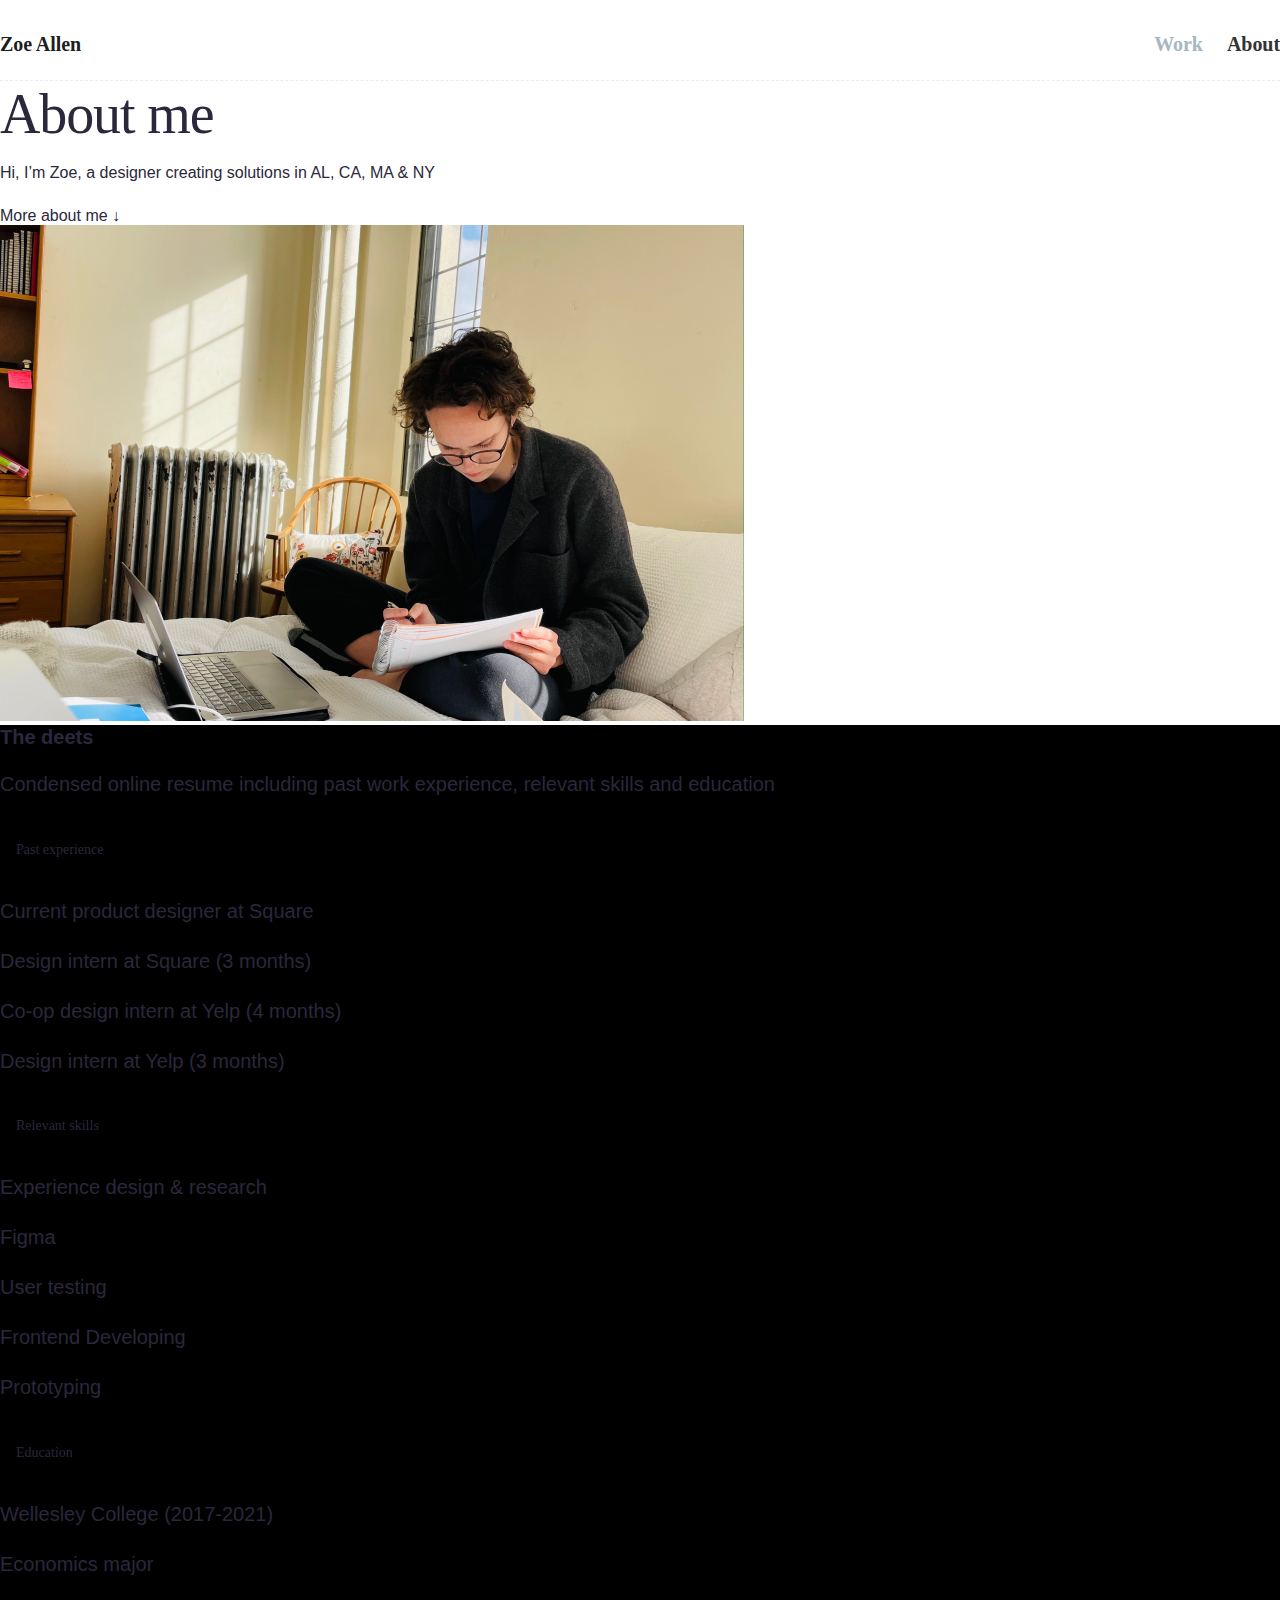
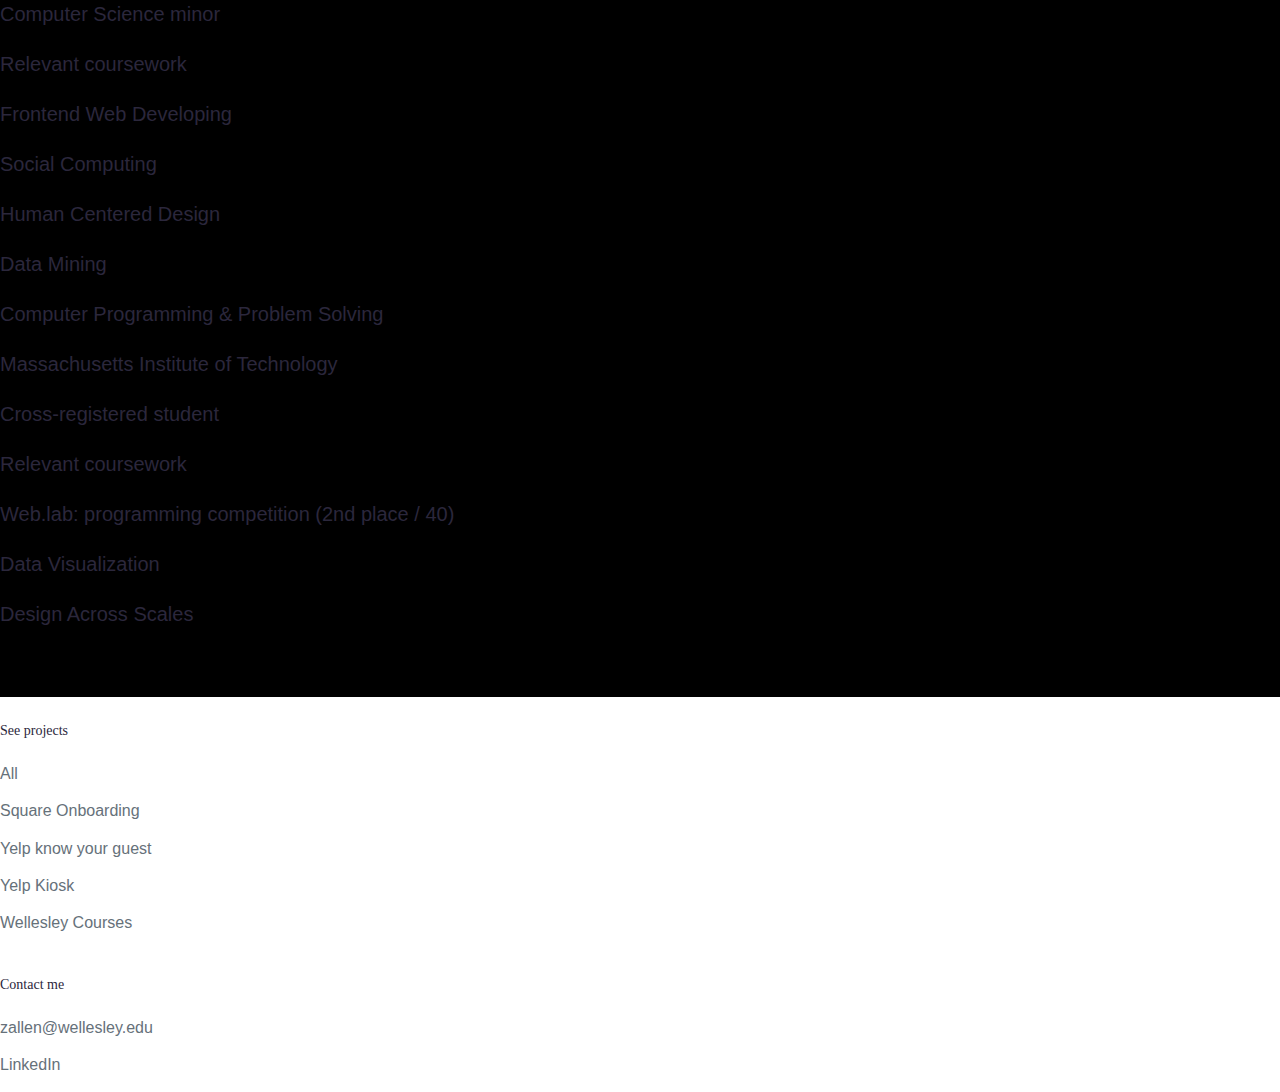
<file: about-me.html>
<!doctype html>
<html xmlns:og="http://opengraphprotocol.org/schema/" xmlns:fb="http://www.facebook.com/2008/fbml" lang="en-US"  class="touch-styles ">
  <head>
    <meta http-equiv="X-UA-Compatible" content="IE=edge,chrome=1">
    <meta name="viewport" content="width=device-width, initial-scale=1.0, shrink-to-fit=no">
    <!-- This is Squarespace. --><!-- synthesizer-yellow-887a -->
<base href="">
<meta charset="utf-8" />

<link href="https://fonts.googleapis.com/css2?family=Montserrat:ital,wght@0,100;0,200;0,300;0,400;0,500;0,600;0,700;0,800;0,900;1,100;1,200;1,300;1,400;1,500;1,600;1,700;1,800;1,900&display=swap" rel="stylesheet">
<link rel="stylesheet" href="styles/styles.css" />
<link href="https://cdn.jsdelivr.net/npm/bootstrap@5.0.2/dist/css/bootstrap.min.css" rel="stylesheet" integrity="sha384-EVSTQN3/azprG1Anm3QDgpJLIm9Nao0Yz1ztcQTwFspd3yD65VohhpuuCOmLASjC" crossorigin="anonymous">
<link rel="icon" type="image/png" href="favicon.png"/>


<title>About me &mdash; Zoe Allen</title>

  </head>
  <!-- Mobile Styles Enabled -->
  <body id="collection-5d752e4cf20774775bddfd36" class="site-spacing-extra-small site-outer-padding-medium site-alignment-center tweak-site-ajax-loading-enable ancillary-header-full-width tweak-header-cart-style-text  ancillary-header-branding-position-left ancillary-header-tagline-position-left ancillary-header-primary-nav-position-right ancillary-header-secondary-nav-position-right ancillary-header-cart-position-right ancillary-header-left-layout-horizontal ancillary-header-center-layout-stacked ancillary-header-right-layout-horizontal ancillary-header-account-position-left tweak-header-account-style-text  tweak-mobile-bar-account-style-text show-desktop-folder-indicator   scale-heading-3-font-size scale-quote-font-size quote-alignment-center show-quotation-marks   show-events-banner           show-events-title              show-collection-page-header show-collection-page-footer banner-height-small banner-image-alignment-center    banner-text-alignment-center page-banner-text-width-small  scale-banner-description-font-size  banner-text-background-indent-custom scale-page-title-font-size scale-page-description-font-size intro-text-width-large intro-text-height-medium scale-index-title-font-size scale-index-description-font-size index-intro-text-width-medium index-intro-text-height-extra-large index-item-width-half index-item-height-medium index-item-spacing-small    index-item-image-alignment-center index-item-image-crop  index-item-title-display-on-hover index-item-title-alignment-center scale-index-item-title-font-size  show-index-item-categories  project-image-alignment-center project-image-spacing-medium project-banner-spacing-small show-project-captions project-image-portrait-caption-style-alternate  project-image-landscape-caption-style-offset project-left-image-portrait-caption-style-standard project-left-image-landscape-caption-style-standard project-right-image-portrait-caption-style-standard project-right-image-landscape-caption-style-standard    tweak-project-slide-transition image-caption-title-alignment-center scale-image-caption-title-font image-caption-body-alignment-center scale-image-caption-body-font show-index-navigation index-link-spacing-large scale-index-link-font-size index-link-style-list-inline index-link-delimiter-type-none show-next-label-only tweak-page-transition-animation tweak-mobile-bar-position-top-fixed tweak-transparent-fixed-mobile-bar tweak-mobile-bar-branding-position-left tweak-mobile-bar-menu-icon-position-right tweak-mobile-bar-site-tagline-position-below-branding  tweak-mobile-bar-cart-style-text tweak-icon-weight-light  tweak-blog-meta-primary-date tweak-blog-meta-secondary-category tweak-blog-list-style-grid tweak-blog-list-separator-show tweak-blog-list-alignment-left tweak-blog-list-item-image-show tweak-blog-list-item-image-aspect-ratio-grid-32-standard tweak-blog-list-item-image-aspect-ratio-stacked-11-square tweak-blog-list-item-title-show tweak-blog-list-item-excerpt-show tweak-blog-list-item-body-show tweak-blog-list-item-readmore-below-excerpt tweak-blog-list-item-meta-position-above-title tweak-blog-list-pagination-link-label-show tweak-blog-list-pagination-link-icon-show tweak-blog-list-pagination-link-icon-weight-light tweak-blog-item-alignment-center tweak-blog-item-meta-position-above-title tweak-blog-item-share-position-above-content  tweak-blog-item-pagination-link-label-show tweak-blog-item-pagination-link-title-show tweak-blog-item-pagination-link-meta-hide tweak-blog-item-pagination-link-icon-weight-hairline   event-thumbnails event-thumbnail-size-32-standard event-date-label event-date-label-time event-list-show-cats event-list-date event-list-time event-list-address   event-icalgcal-links  event-excerpts  event-item-back-link    gallery-design-grid aspect-ratio-auto lightbox-style-light gallery-navigation-bullets gallery-info-overlay-show-on-hover gallery-aspect-ratio-32-standard gallery-arrow-style-no-background gallery-transitions-fade gallery-show-arrows gallery-auto-crop   tweak-product-list-image-aspect-ratio-23-standard-vertical tweak-product-list-item-hover-behavior-show-alternate-image tweak-product-list-meta-position-overlay tweak-product-list-mobile-meta-position-under tweak-product-list-meta-alignment-under-center tweak-product-list-meta-alignment-overlay-center-center tweak-product-list-show-title tweak-product-list-show-price tweak-product-list-filter-display-left-side tweak-product-list-filter-alignment-left tweak-product-item-nav-show-none tweak-product-item-nav-pagination-style-previousnext tweak-product-item-nav-breadcrumb-alignment-left tweak-product-item-nav-pagination-alignment-split tweak-product-item-gallery-position-left tweak-product-item-gallery-design-slideshow tweak-product-item-gallery-aspect-ratio-23-standard-vertical tweak-product-item-gallery-thumbnail-alignment-center tweak-product-item-details-alignment-left tweak-product-item-details-show-title tweak-product-item-details-show-price tweak-product-item-details-show-excerpt tweak-product-item-details-excerpt-position-below-price tweak-product-item-details-show-share-buttons tweak-product-item-details-show-variants tweak-product-item-details-show-quantity tweak-product-item-details-options-style-square tweak-product-item-details-show-add-to-cart-button tweak-product-item-details-add-to-cart-button-style-outline tweak-product-item-details-add-to-cart-button-shape-square tweak-product-item-details-add-to-cart-button-padding-medium tweak-product-item-image-zoom-enabled tweak-product-item-image-zoom-behavior-click tweak-product-item-lightbox-enabled tweak-related-products-image-aspect-ratio-11-square tweak-related-products-meta-alignment-under-center tweak-product-badge-style-square tweak-product-badge-position-top-right tweak-product-badge-inset-floating newsletter-style-dark hide-opentable-icons opentable-style-dark small-button-style-outline small-button-shape-square medium-button-style-outline medium-button-shape-rounded large-button-style-outline large-button-shape-square image-block-poster-text-alignment-center image-block-card-dynamic-font-sizing image-block-card-content-position-center image-block-card-text-alignment-left image-block-overlap-dynamic-font-sizing image-block-overlap-content-position-center image-block-overlap-text-alignment-left image-block-collage-dynamic-font-sizing image-block-collage-content-position-top image-block-collage-text-alignment-left image-block-stack-dynamic-font-sizing image-block-stack-text-alignment-left button-style-outline button-corner-style-square tweak-product-quick-view-button-style-floating tweak-product-quick-view-button-position-bottom tweak-product-quick-view-lightbox-excerpt-display-truncate tweak-product-quick-view-lightbox-show-arrows tweak-product-quick-view-lightbox-show-close-button tweak-product-quick-view-lightbox-controls-weight-light tweak-share-buttons-style-icon-only tweak-share-buttons-icons-show tweak-share-buttons-labels-show tweak-share-buttons-counts-show  tweak-share-buttons-standard-background-color native-currency-code-usd collection-5d752e4cf20774775bddfd36 collection-type-page collection-layout-default mobile-style-available has-site-title has-primary-nav has-secondary-nav" data-controller="BodyClassController">

  <div class="overflow-wrapper">

    
    






        <header id="header" class="site-header" role="banner" data-nc-base="header" data-nc-group="header" data-controller="AncillaryLayout">
                <div class="logo-wrapper" data-content-field="site-title" data-nc-element="branding">
                
                  
                    <div class="site-title"><a href="/">Zoe Allen</a></div>
                  
                
                </div>
            
                <div class="site-tagline-wrapper" data-nc-element="tagline">
                  
                </div>
            
                <div id="mainNavWrapper" class="nav-wrapper primary-nav-wrapper" data-nc-element="primary-nav">
                
            
            
            
                </div>
            
                <div id="secondaryNavWrapper" class="nav-wrapper secondary-nav-wrapper" data-nc-element="secondary-nav">
                  
            
            
            
                </div>
            
                <div class="cart-wrapper" data-nc-element="cart">
                  
            
                </div>
                
              <div data-nc-container="center"></div>
              <div data-nc-container="right">
                    <nav class="site-navigation" role="navigation" data-content-field="navigation">
                  
                            <div class="nav-item index active homepage" id="id-5be735d0b8a0453fd31dd497">
                              <a href="/" class="nav-item-index  secondary-nav-wrapper">
                                <span>Work</span>
                              </a>
                            </div>
                          
                      </nav>
                      <nav class="site-navigation" role="navigation" data-content-field="navigation">
              
                    
                            <div class="nav-item collection" id="id-5c3d167970a6ad0bfb1baeb7">
                              <a href="about-me.html" class="nav-item-page primary-nav-wrapper">
                                <span>About</span>
                              </a>
                            </div>
                            
                    </nav>
              </div>
            </header>


      <div id="content" class="content-container">

        
        
          




          
        

        <main id="page" class="site-page" role="main" style='margin-top: 0px;'>

          
            

            <div class='col-lg-10 col-md-11 px-md-3 px-lg-0 col-11 mx-auto py-5 my-5 mt-5' >
                <div class="row align-items-center pt-5">
                    <div class='col-md-6 my-auto px-3  pe-lg-5'>
                        <div class='splash-header' >About me</div>
                        <div class='splash-subhead' >Hi, I’m Zoe, a designer creating solutions in AL, CA, MA & NY </div>
                        <a href='#all-experience-background' id='scroll-to-projs'>More about me ↓</a>
                    </div>
                    <div class='col-md-6 px-lg-5 my-auto mt-5 mt-md-0'>
                        <img src='pic-me.png' class='img-fluid shadow-lg rounded'>
                    </div>
                    
                </div>    
            </div>
            
                </div>
            </div>

            <div id='all-experience-background'>
                    <div class='col-md-9 mb-lg-3 col-11 mb-0 pt-5 pb-5 mt-5 mx-auto'>
                            <h3 class='text-center'>The deets</h3>
                            <p class='text-center'>Condensed online resume including past work experience, relevant skills and education</p>    
                    </div>
                    <div class="row col-lg-10 col-11 mx-auto">
                        <div class='col-md-6 px-2 pe-md-3'>
                                <div class="card h-100">
                                        <h5 class='card-header' style='margin-bottom: 0px !important; padding: 16px;'>Past experience</h5>
                                        <div class="card-body">
                                          <p class="card-text pb-3">Current product designer at Square</p>
                                          <p class="card-text pb-3">Design intern at Square (3 months)</p>
                                          <p class="card-text pb-3">Co-op design intern at Yelp (4 months)</p>
                                          <p class="card-text">Design intern at Yelp (3 months) </p>
                                        </div>
                                </div>
                        </div>
                        <div class='col-md-6 px-2 ps-md-3 pt-md-0 pt-5'>
                                <div class="card h-100">
                                        <h5 class='card-header' style='margin-bottom: 0px !important; padding: 16px;'>Relevant skills</h5>
                                        <div class="card-body">
                                          <p class="card-text pb-3">Experience design & research</p>
                                          <p class="card-text pb-3">Figma</p>
                                          <p class="card-text pb-3">User testing</p>
                                          <p class="card-text pb-3">Frontend Developing</p>
                                          <p class="card-text">Prototyping</p>
                                        </div>
                                </div>
                        </div>
                            

                    </div>
                    <div class="row col-lg-10 col-11 mx-auto px-2 pt-5">
                            <div class="card" style='padding: 0px;'>
                                    <h5 class='card-header' style='margin-bottom: 0px !important; padding: 16px;'>Education</h5>
                                    <div class='card-body' style='padding: 0px;'>
                                        <div class='card-group' >
                                            <div class='card h-100 border-top-0 border-start-0 border-bottom-0' >
                                                    <div class="card-body">
                                                            <p class="card-title fw-bold pb-1">Wellesley College (2017-2021)</p>
                                                            <p class="card-text pb-1">Economics major</p>
                                                            <p class="card-text pb-4">Computer Science minor</p>
                                                            <p class="card-title fw-bold pb-3">Relevant coursework</p>
                                                            <p class="card-text pb-3">Frontend Web Developing</p>
                                                            <p class="card-text pb-3">Social Computing</p>
                                                            <p class="card-text pb-3">Human Centered Design</p>
                                                            <p class="card-text pb-3">Data Mining</p>
                                                            <p class="card-text">Computer Programming & Problem Solving</p>

                                                    </div>
                                            </div>
                                            <div class='card h-100 border-0'>
                                                    <div class="card-body">
                                                            <p class="card-title fw-bold pb-1">Massachusetts Institute of Technology</p>
                                                            <p class="card-text pb-4">Cross-registered student</p>
                                                            <p class="card-title fw-bold pb-3">Relevant coursework</p>
                                                            <p class="card-text pb-3">Web.lab: programming competition (2nd place / 40)</p>
                                                            <p class="card-text pb-3">Data Visualization</p>
                                                            <p class="card-text">Design Across Scales</p>


                                                    </div>
                                                
                                            </div>
                                        </div>
                                    </div>
                            </div>
                    </div>
                    
            </div>
            <div class='container-fluid bg-light mx-auto mt-5 pt-5'>
                    <div class='col-lg-9 mx-auto row ps-md-4'>
                      <div class='col-md-6 mb-3'>
                        <h5>See projects</h5>
                        <a href='/'>All</a><br>
                        <a href='summer-at-square.html'>Square Onboarding</a><br>
                        <a href='know-your-guest.html'>Yelp know your guest</a><br>
                        <a href='yelp-kiosk.html'>Yelp Kiosk</a><br>
                        <a href='wellesley-courses.html'>Wellesley Courses</a><br>
                      </div>
                      <div class='col-md-6'>
                          <h5>Contact me</h5>
                          <a href='zallen@wellesley.edu'>zallen@wellesley.edu</a><br>
                          <a href='https://www.linkedin.com/in/zoe-allen-330611167/'>LinkedIn</a><br>
                        </div>
                    </div>
        
                  </div>
           


  


  <!-- // Add work here -->



          
    </main>




  </body>
</html>
</file>
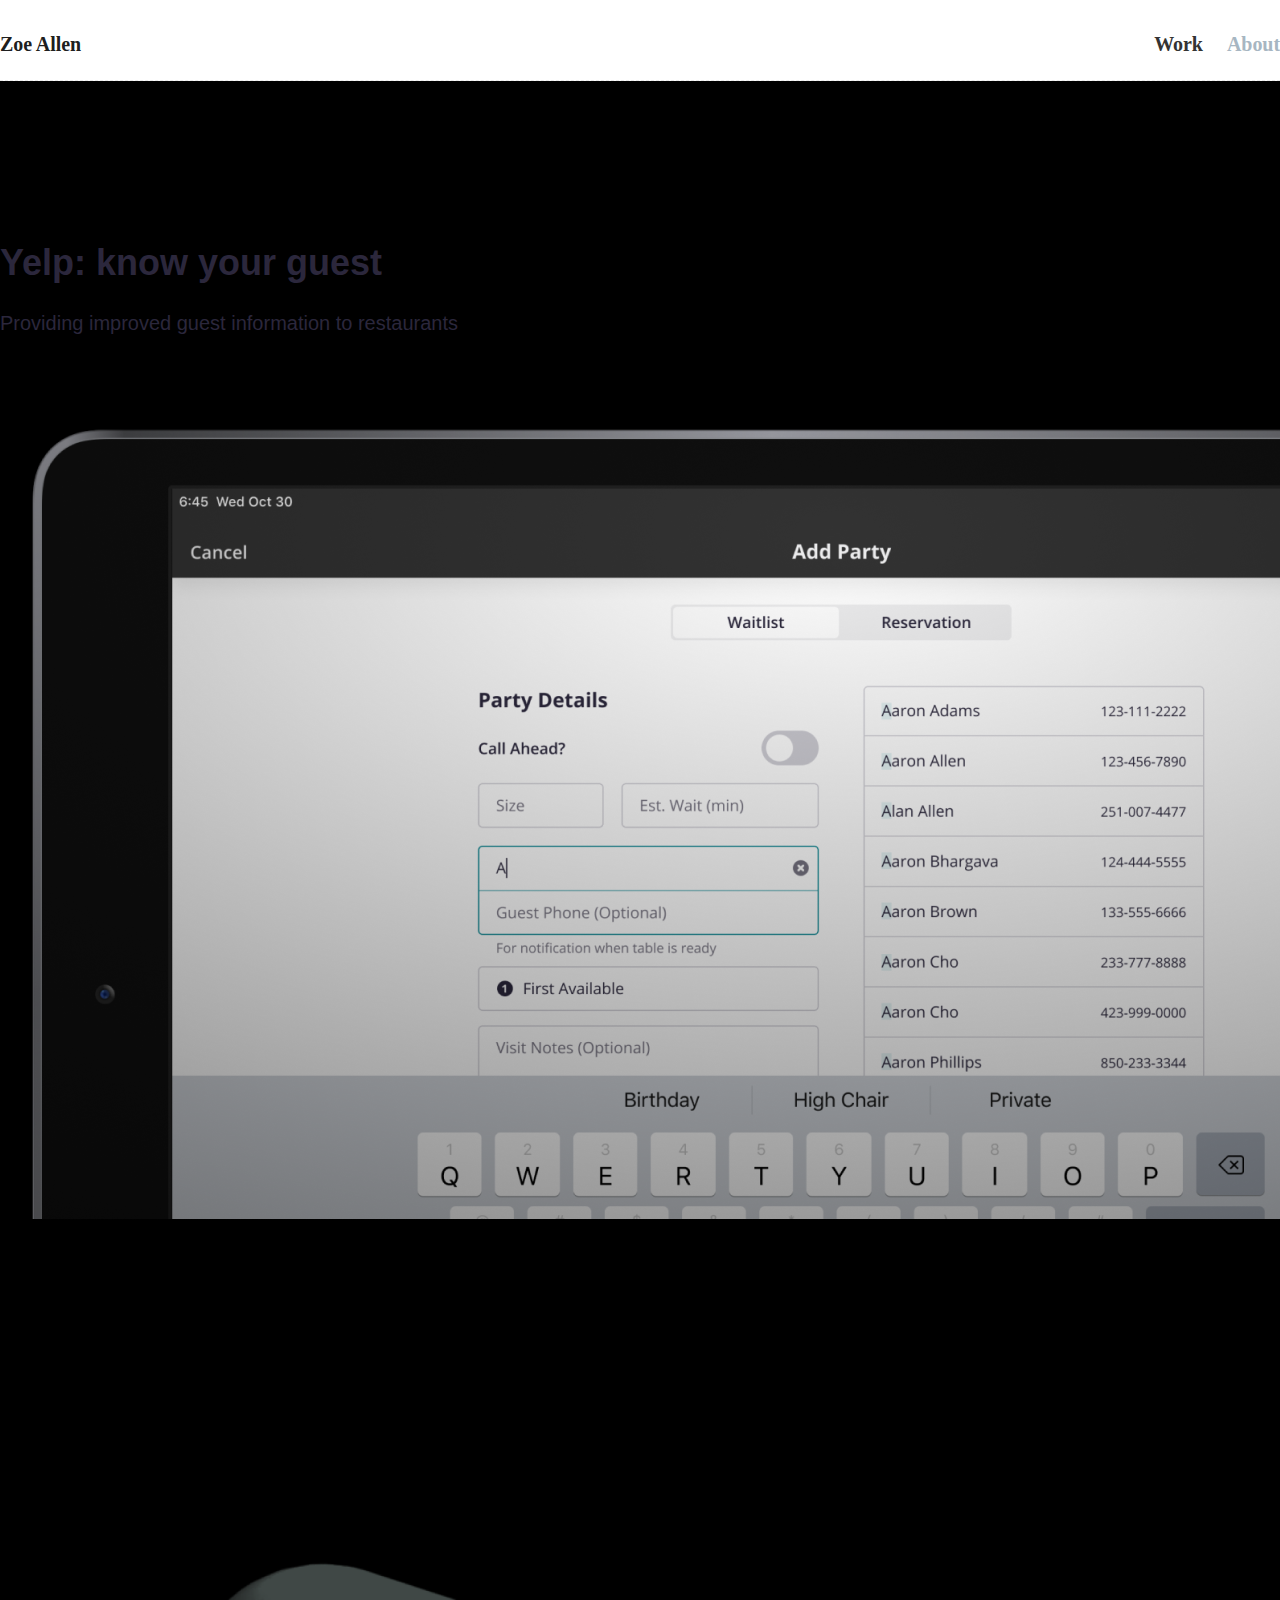
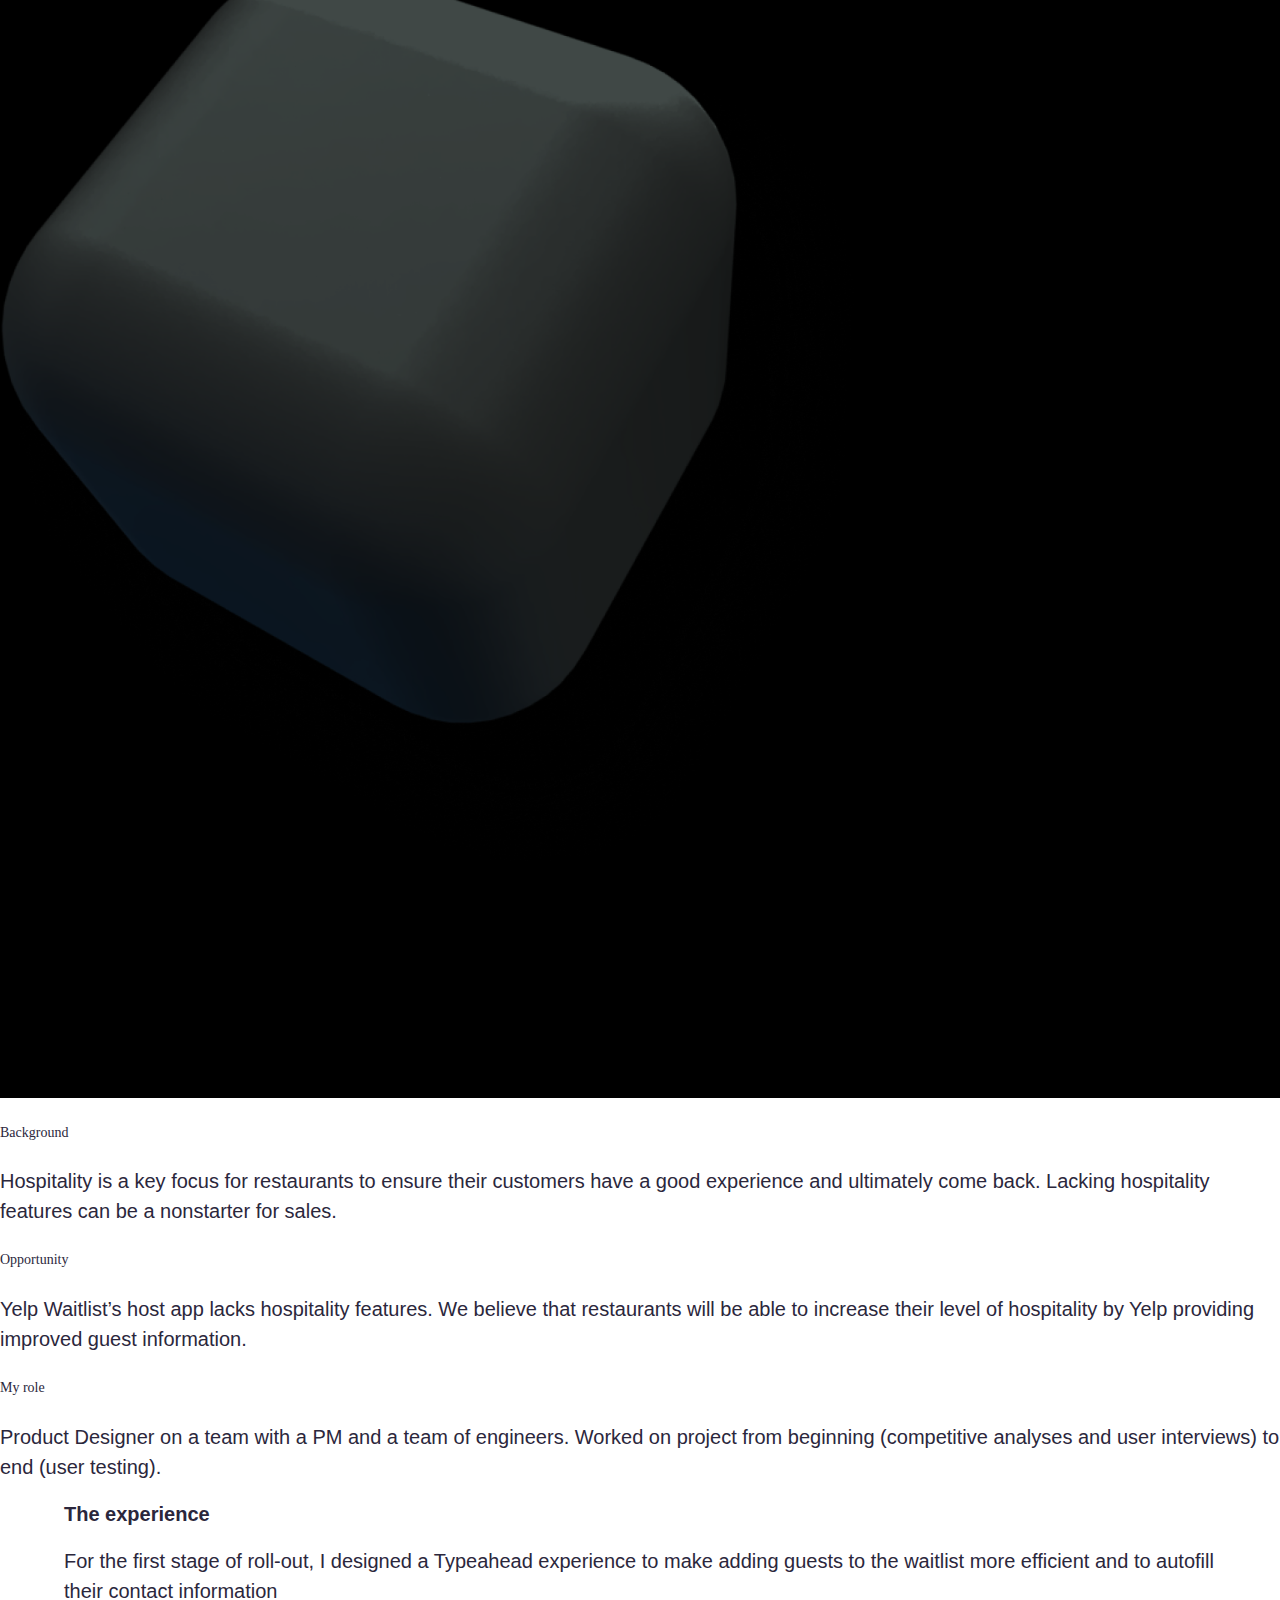
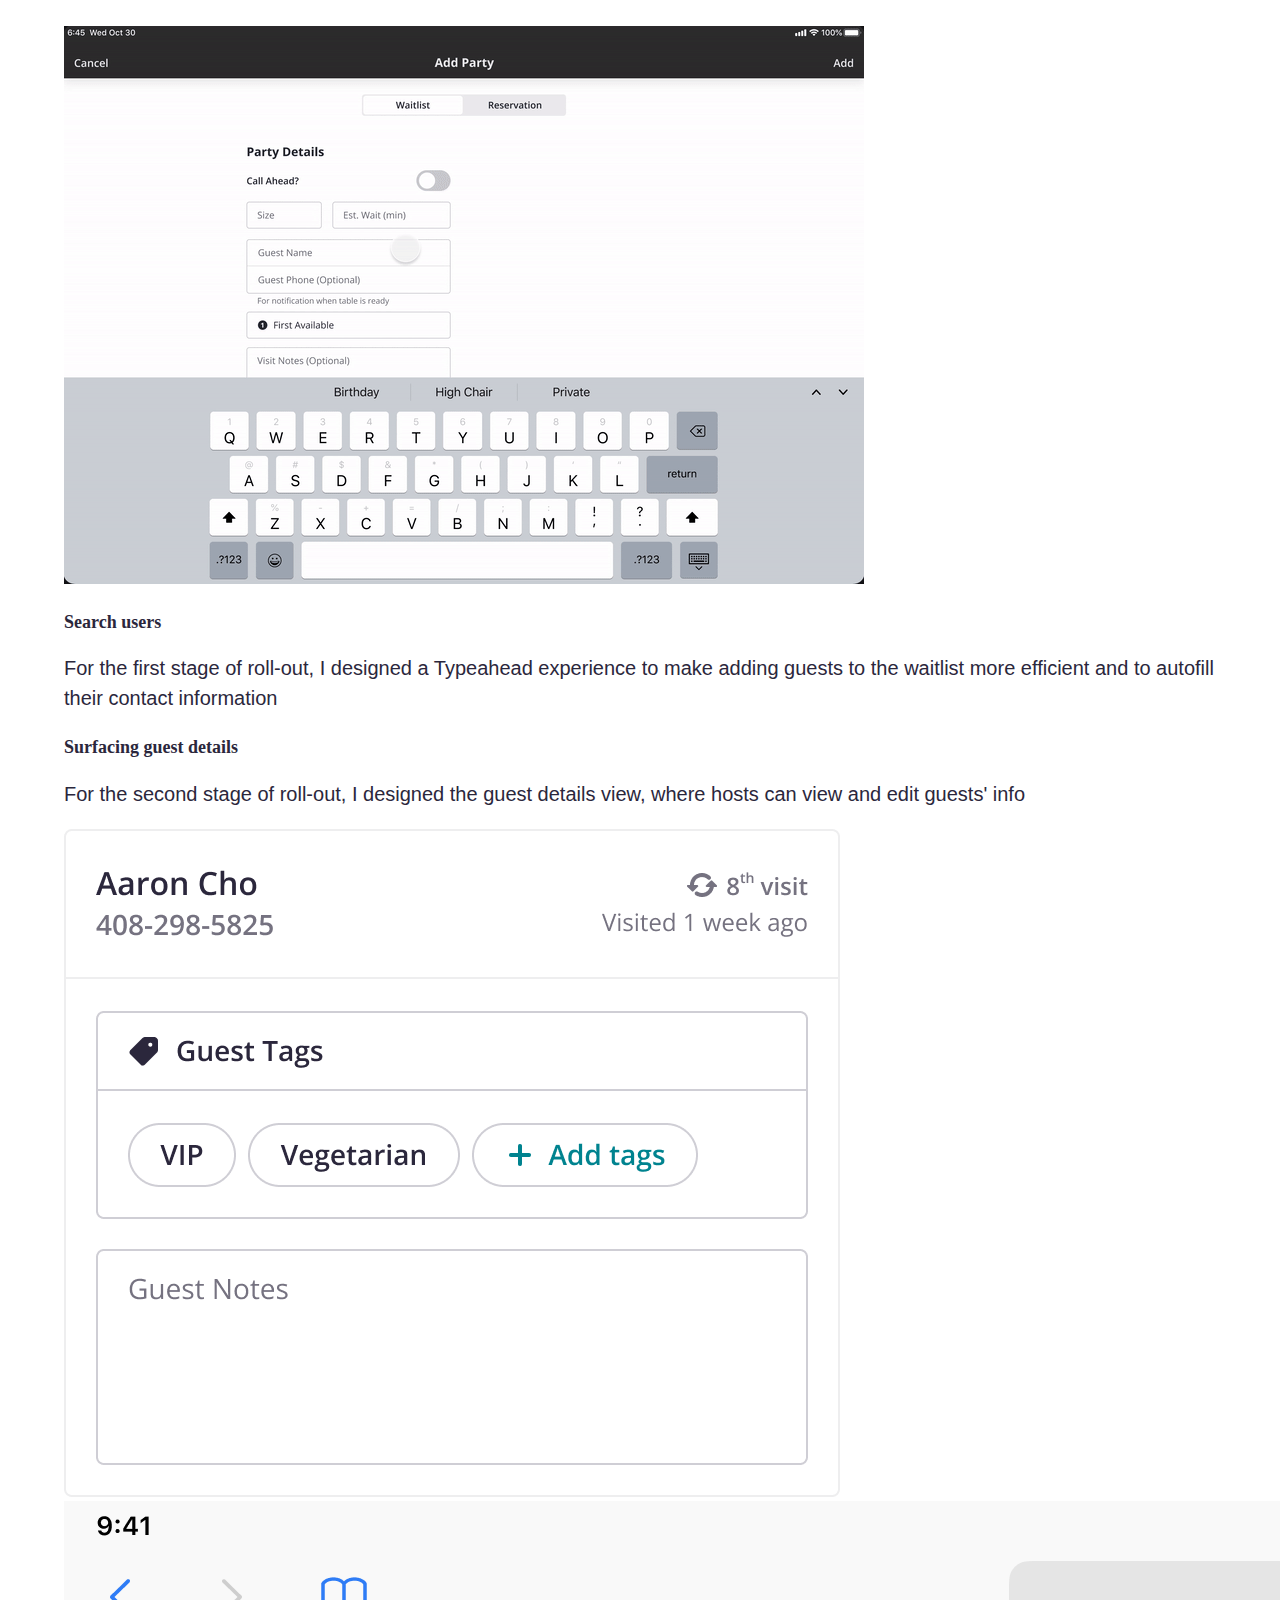
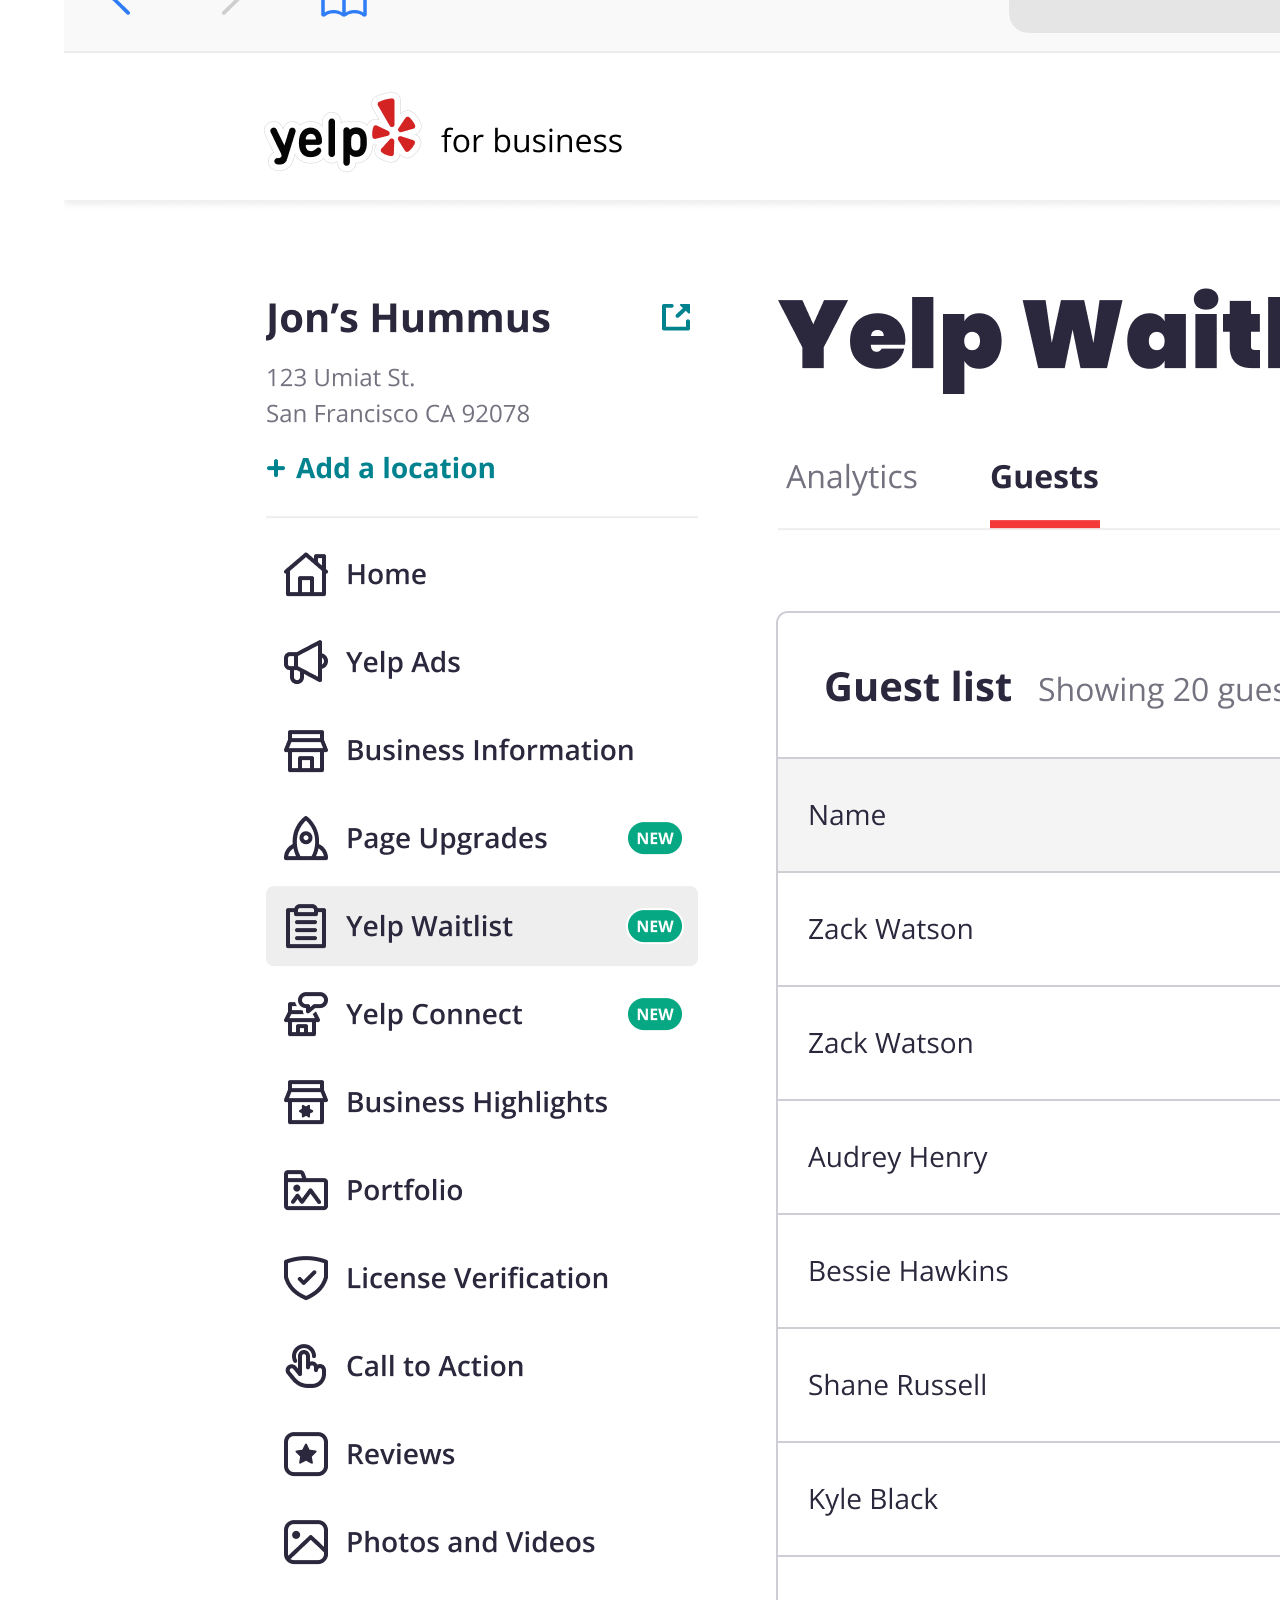
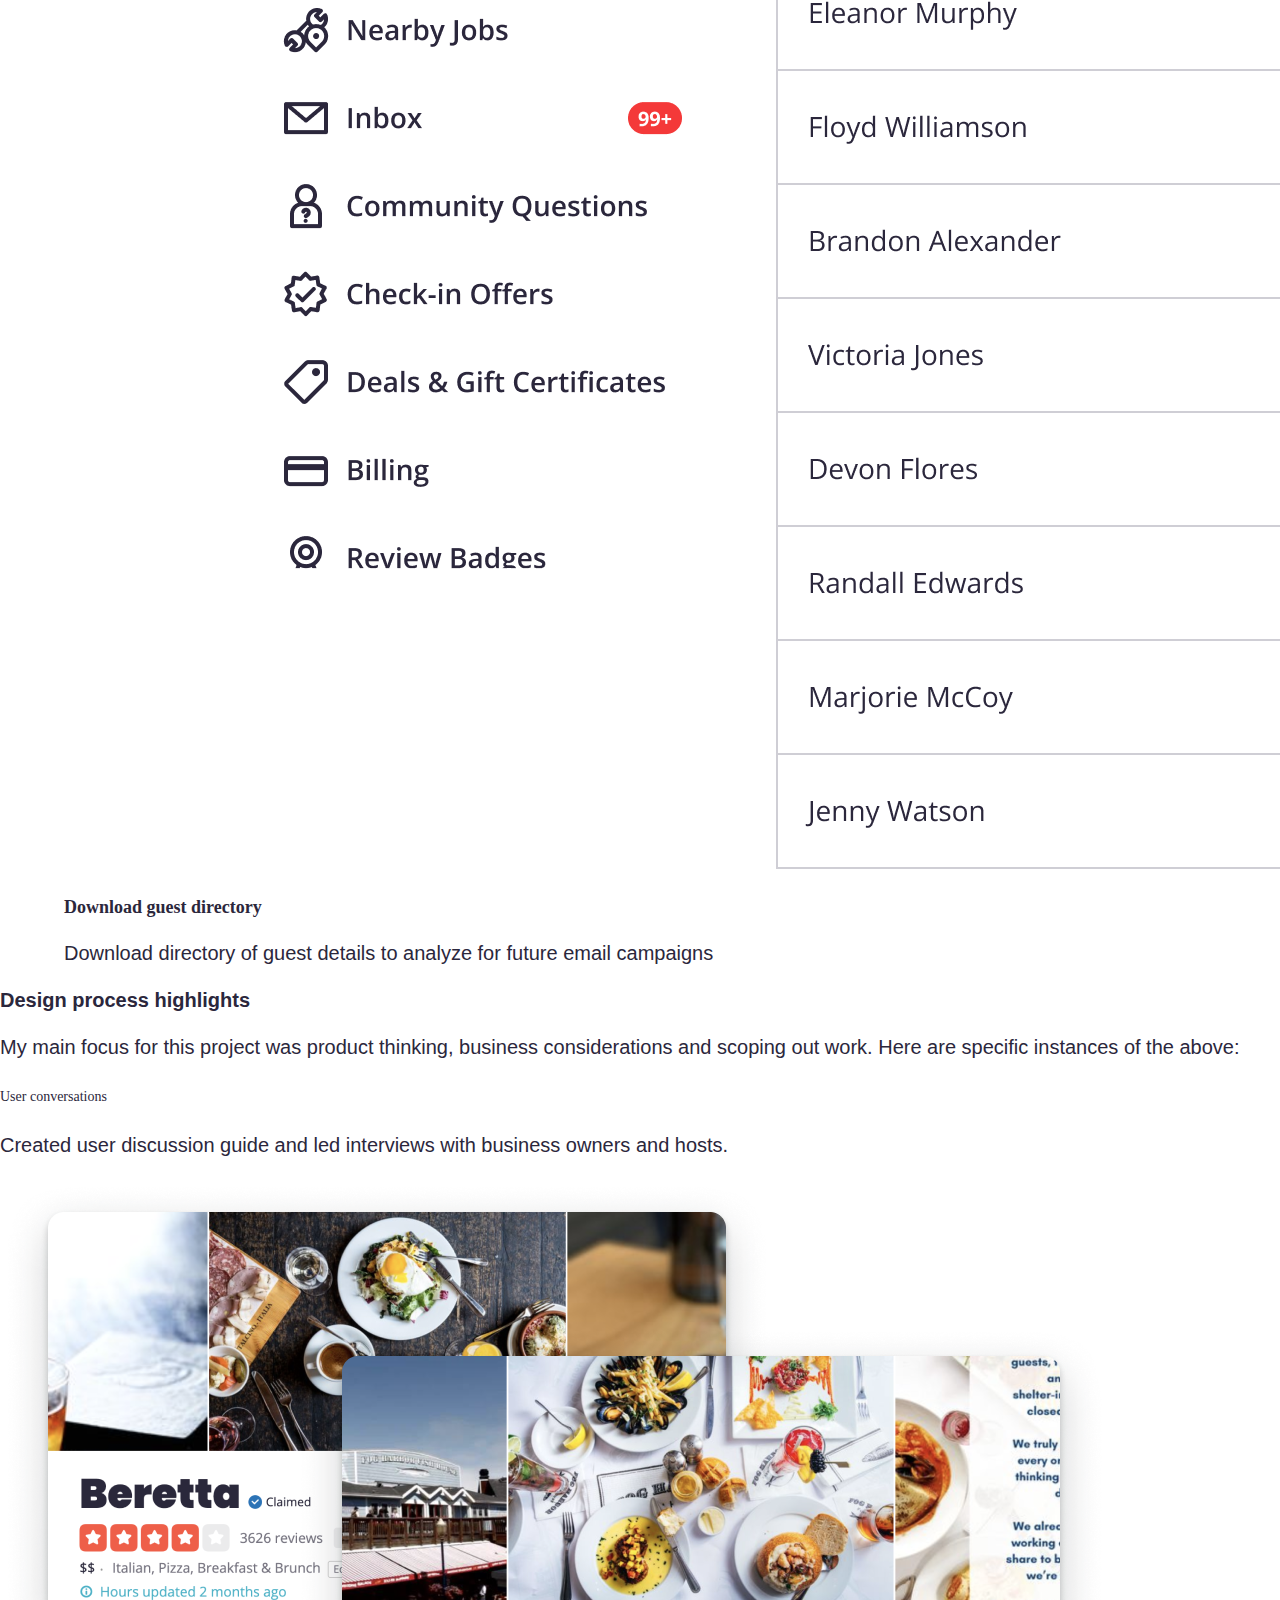
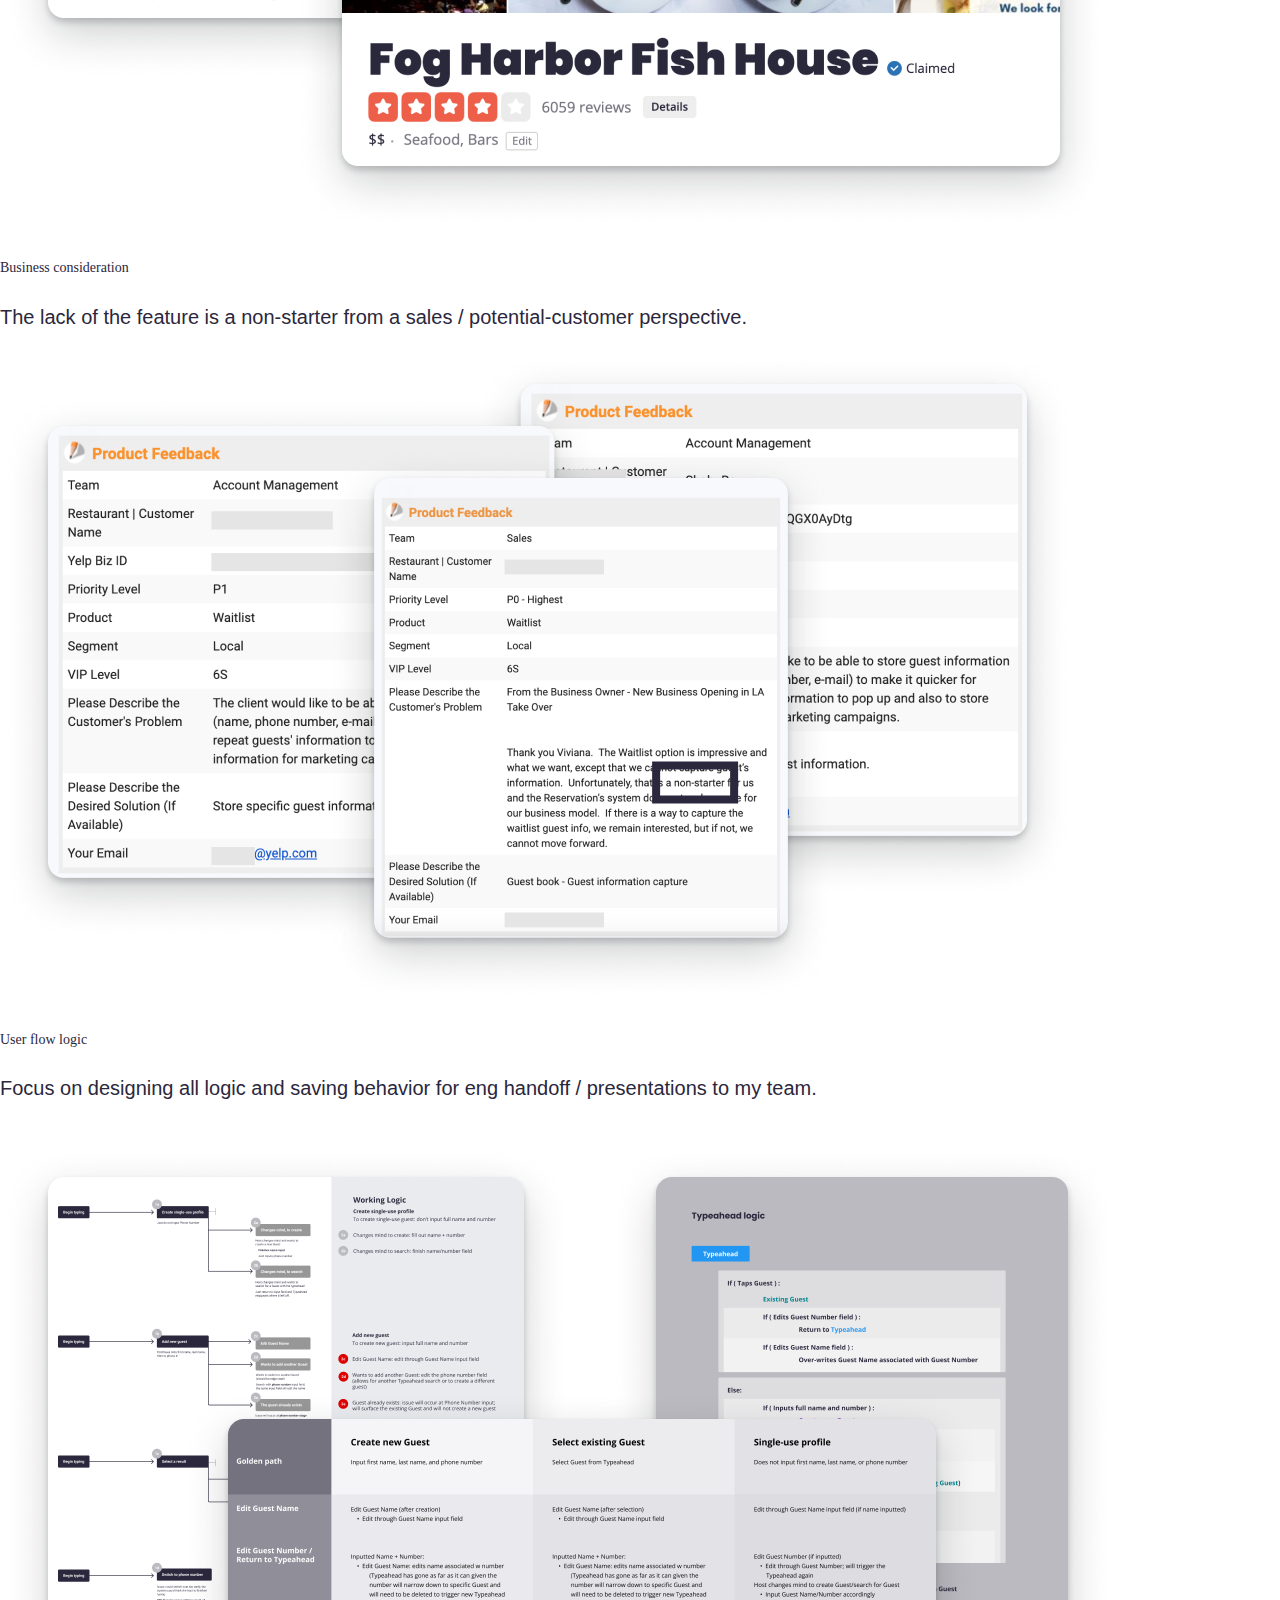
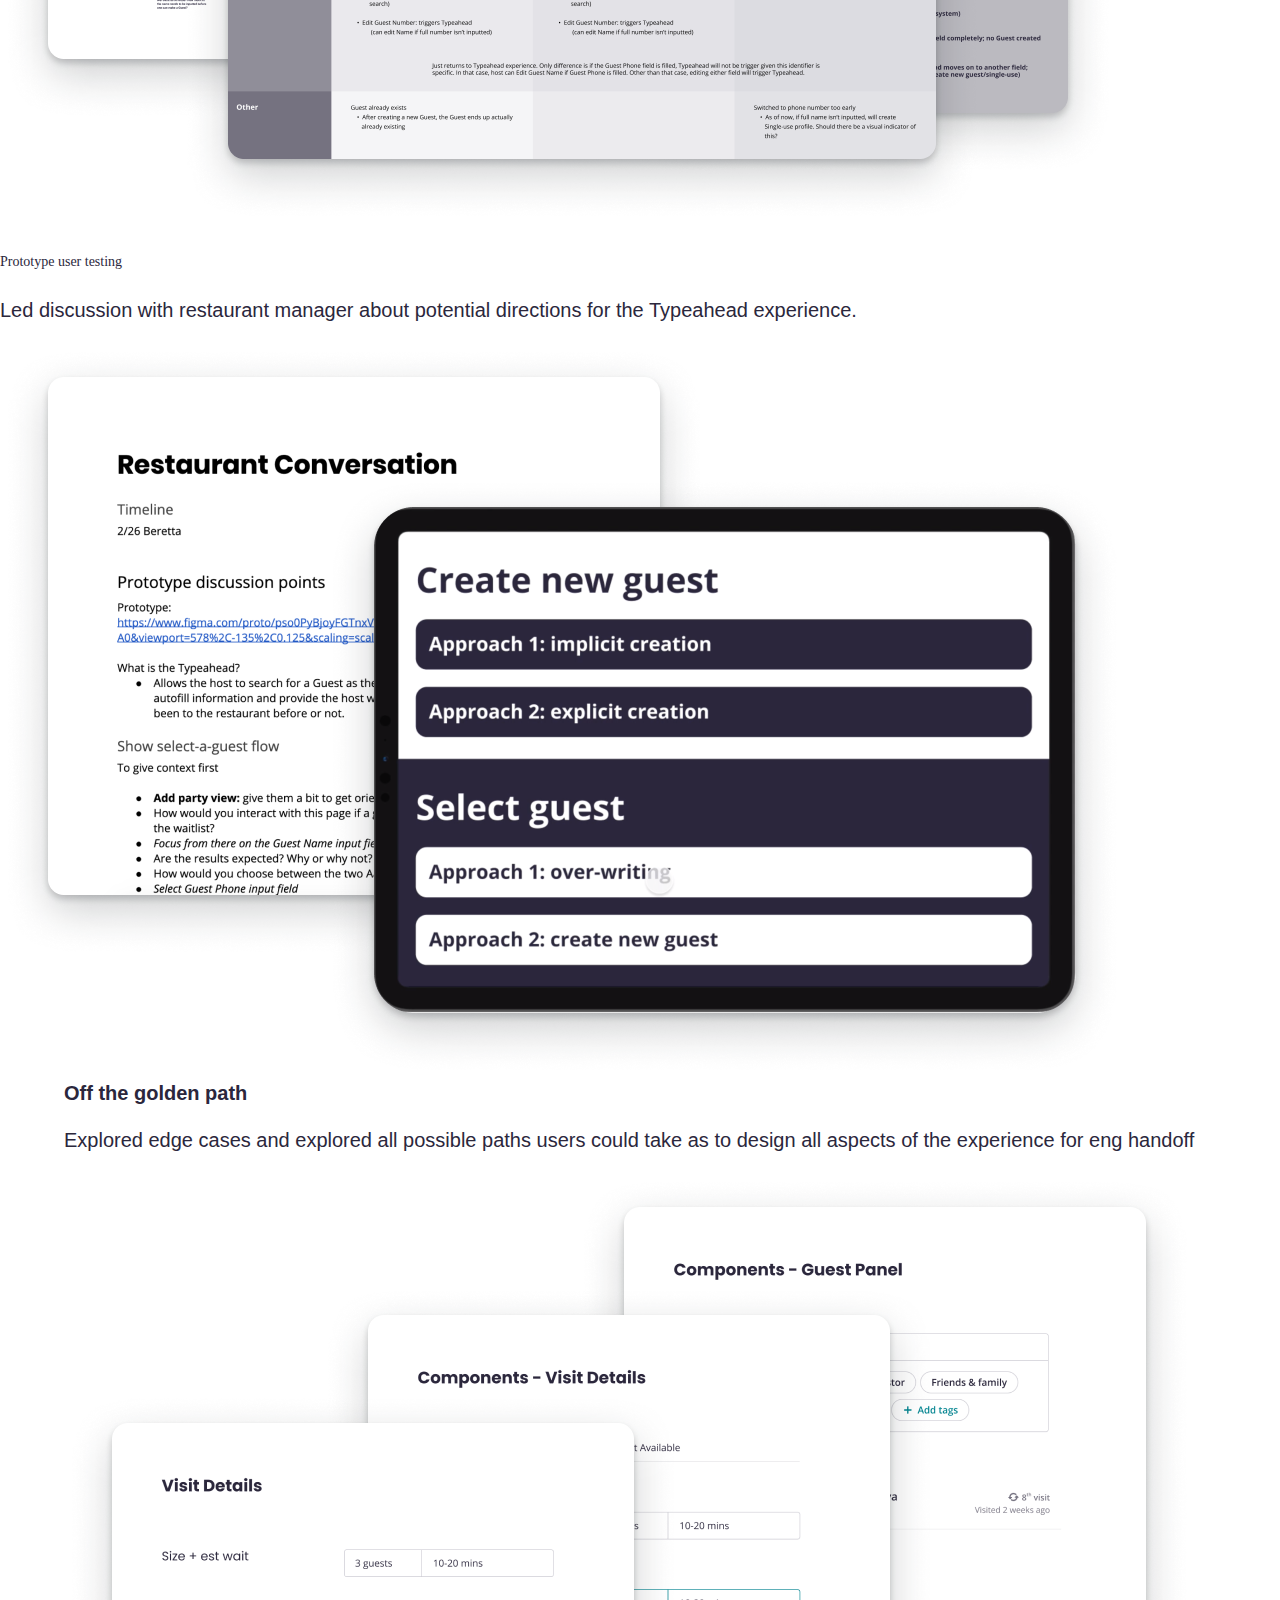
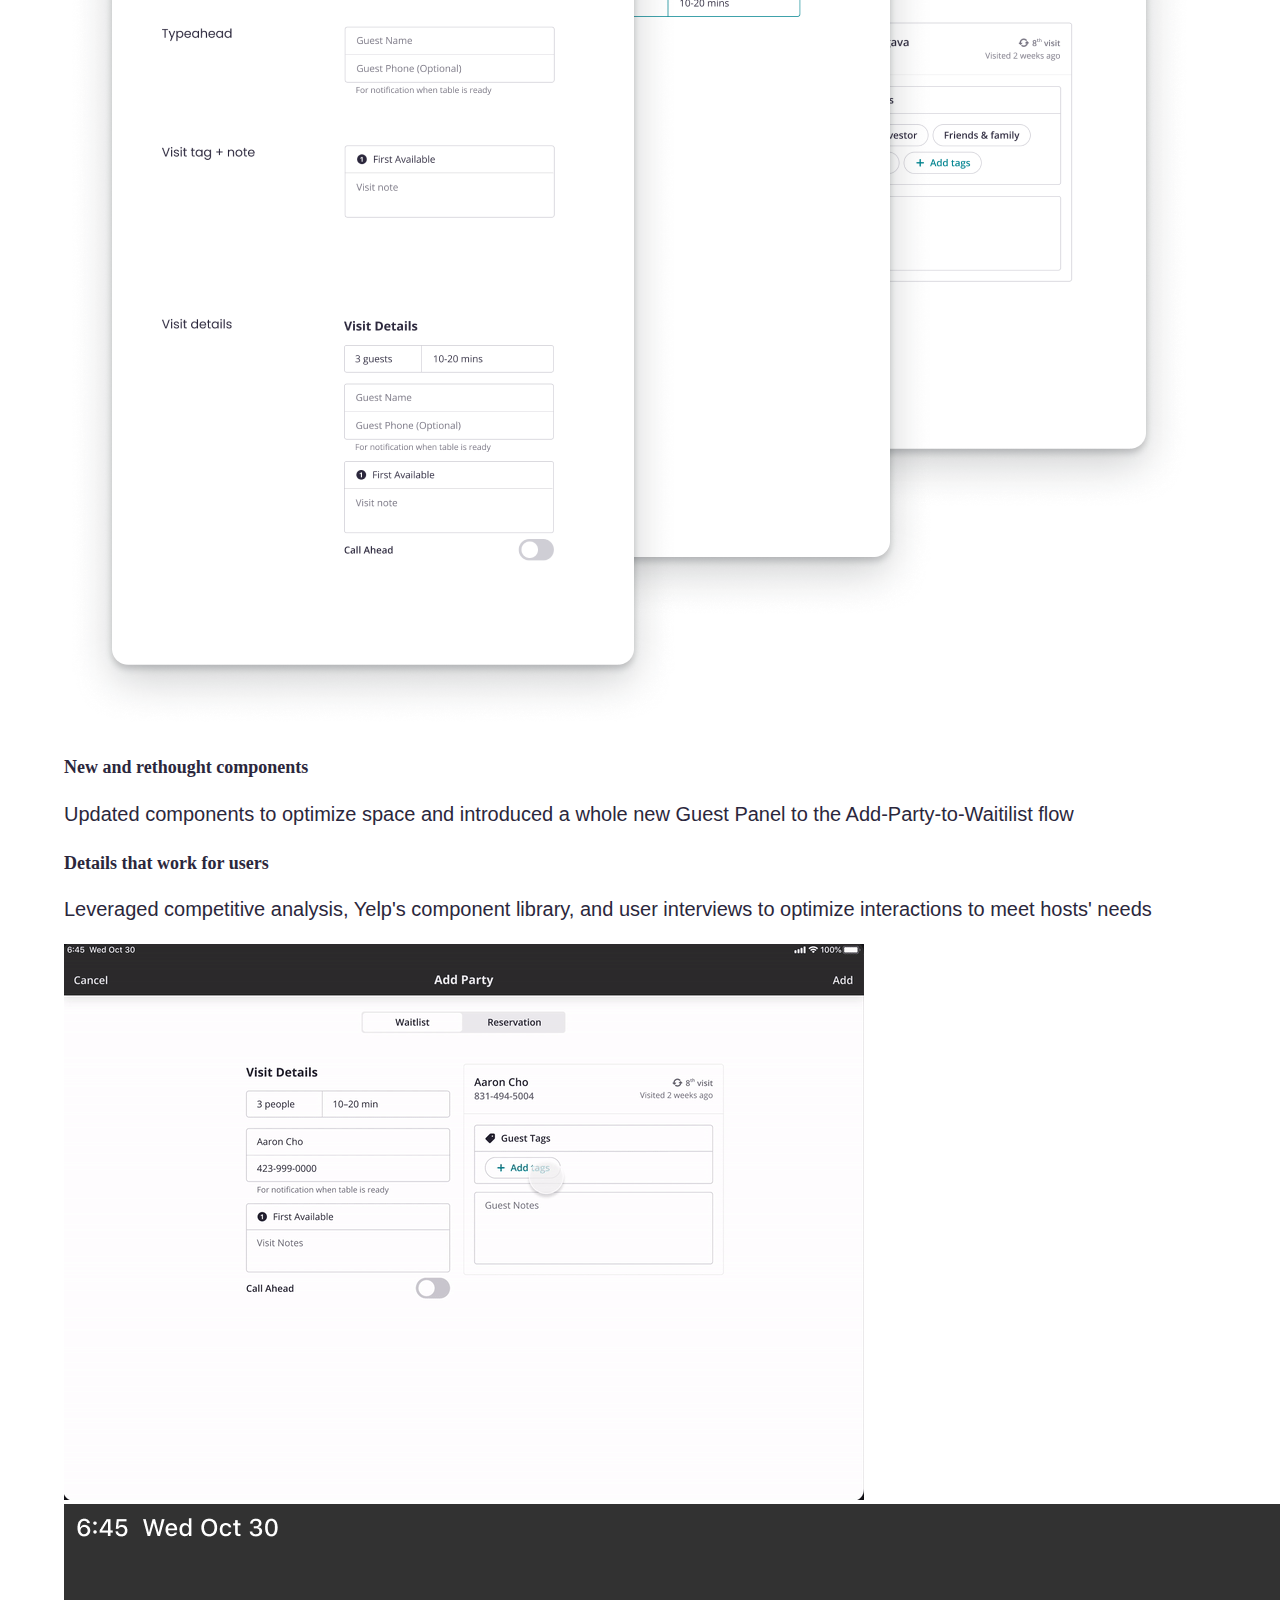
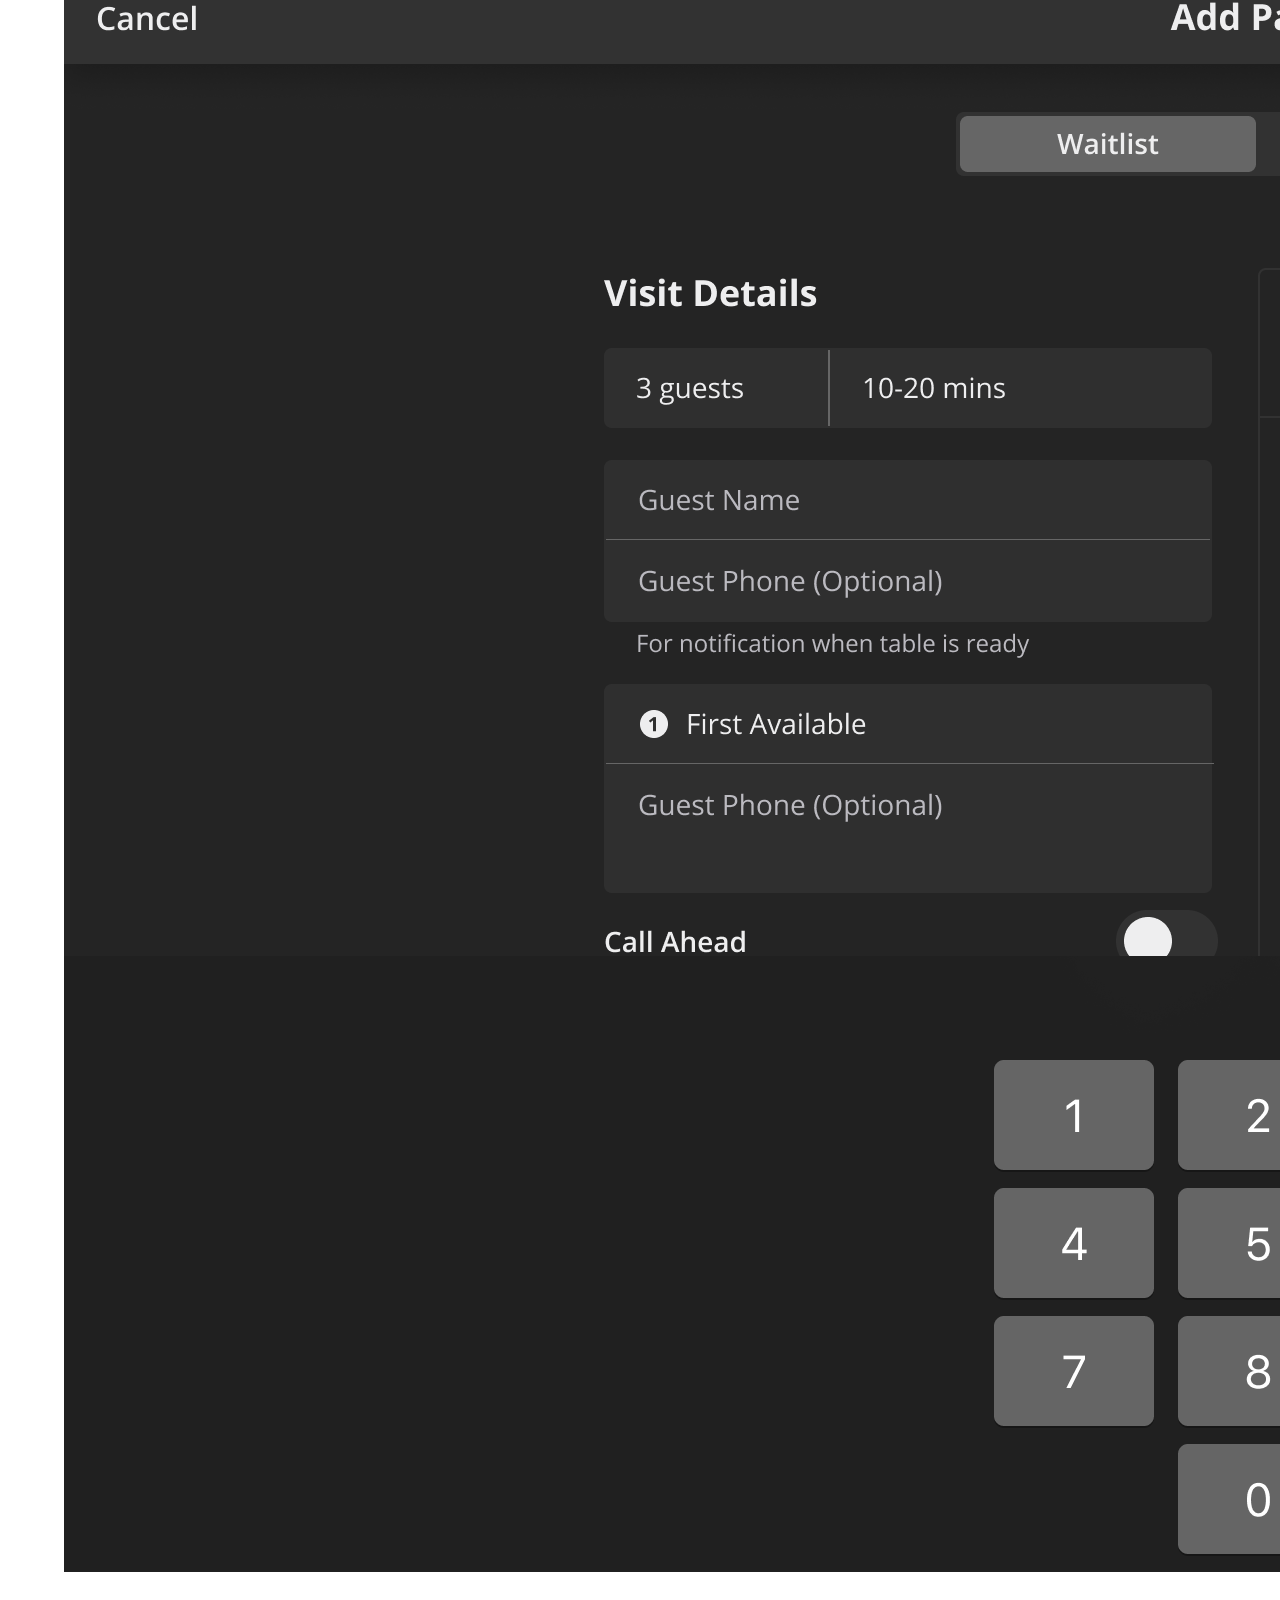
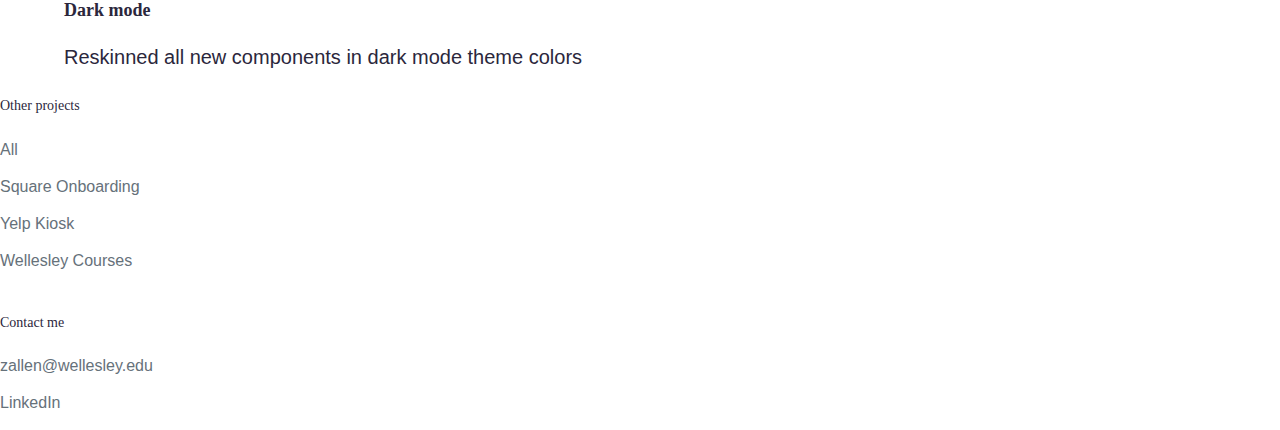
<file: know-your-guest.html>
<!doctype html>
<html xmlns:og="http://opengraphprotocol.org/schema/" xmlns:fb="http://www.facebook.com/2008/fbml" lang="en-US"  class="touch-styles ">
  <head>
    <meta http-equiv="X-UA-Compatible" content="IE=edge,chrome=1">
    <meta name="viewport" content="width=device-width, initial-scale=1.0, shrink-to-fit=no">
    <!-- This is Squarespace. --><!-- synthesizer-yellow-887a -->
<base href="">
<meta charset="utf-8" />
<title>Yelp: know your guest &mdash; z allen</title>

<link rel="preconnect" href="https://fonts.googleapis.com">
<link rel="preconnect" href="https://fonts.gstatic.com" crossorigin>
<link href="https://fonts.googleapis.com/css2?family=Montserrat:ital,wght@0,100;0,200;0,300;0,400;0,500;0,600;0,700;0,800;0,900;1,100;1,200;1,300;1,400;1,500;1,600;1,700;1,800;1,900&display=swap" rel="stylesheet">

<link rel="stylesheet" href="styles/styles.css" />
<link href="https://cdn.jsdelivr.net/npm/bootstrap@5.0.2/dist/css/bootstrap.min.css" rel="stylesheet" integrity="sha384-EVSTQN3/azprG1Anm3QDgpJLIm9Nao0Yz1ztcQTwFspd3yD65VohhpuuCOmLASjC" crossorigin="anonymous">
<link rel="icon" type="image/png" href="favicon.png"/>


  </head>
  <!-- Mobile Styles Enabled -->
  <body id="collection-5eba22b26d0cf6792a5a08ef" class="site-spacing-extra-small site-outer-padding-medium site-alignment-center tweak-site-ajax-loading-enable ancillary-header-full-width tweak-header-cart-style-text  ancillary-header-branding-position-left ancillary-header-tagline-position-left ancillary-header-primary-nav-position-right ancillary-header-secondary-nav-position-right ancillary-header-cart-position-right ancillary-header-left-layout-horizontal ancillary-header-center-layout-stacked ancillary-header-right-layout-horizontal ancillary-header-account-position-left tweak-header-account-style-text  tweak-mobile-bar-account-style-text show-desktop-folder-indicator   scale-heading-3-font-size scale-quote-font-size quote-alignment-center show-quotation-marks   show-events-banner           show-events-title              show-collection-page-header show-collection-page-footer banner-height-small banner-image-alignment-center    banner-text-alignment-center page-banner-text-width-small  scale-banner-description-font-size  banner-text-background-indent-custom scale-page-title-font-size scale-page-description-font-size intro-text-width-large intro-text-height-medium scale-index-title-font-size scale-index-description-font-size index-intro-text-width-medium index-intro-text-height-extra-large index-item-width-half index-item-height-medium index-item-spacing-small    index-item-image-alignment-center index-item-image-crop  index-item-title-display-on-hover index-item-title-alignment-center scale-index-item-title-font-size  show-index-item-categories  project-image-alignment-center project-image-spacing-medium project-banner-spacing-small show-project-captions project-image-portrait-caption-style-alternate  project-image-landscape-caption-style-offset project-left-image-portrait-caption-style-standard project-left-image-landscape-caption-style-standard project-right-image-portrait-caption-style-standard project-right-image-landscape-caption-style-standard    tweak-project-slide-transition image-caption-title-alignment-center scale-image-caption-title-font image-caption-body-alignment-center scale-image-caption-body-font show-index-navigation index-link-spacing-large scale-index-link-font-size index-link-style-list-inline index-link-delimiter-type-none show-next-label-only tweak-page-transition-animation tweak-mobile-bar-position-top-fixed tweak-transparent-fixed-mobile-bar tweak-mobile-bar-branding-position-left tweak-mobile-bar-menu-icon-position-right tweak-mobile-bar-site-tagline-position-below-branding  tweak-mobile-bar-cart-style-text tweak-icon-weight-light  tweak-blog-meta-primary-date tweak-blog-meta-secondary-category tweak-blog-list-style-grid tweak-blog-list-separator-show tweak-blog-list-alignment-left tweak-blog-list-item-image-show tweak-blog-list-item-image-aspect-ratio-grid-32-standard tweak-blog-list-item-image-aspect-ratio-stacked-11-square tweak-blog-list-item-title-show tweak-blog-list-item-excerpt-show tweak-blog-list-item-body-show tweak-blog-list-item-readmore-below-excerpt tweak-blog-list-item-meta-position-above-title tweak-blog-list-pagination-link-label-show tweak-blog-list-pagination-link-icon-show tweak-blog-list-pagination-link-icon-weight-light tweak-blog-item-alignment-center tweak-blog-item-meta-position-above-title tweak-blog-item-share-position-above-content  tweak-blog-item-pagination-link-label-show tweak-blog-item-pagination-link-title-show tweak-blog-item-pagination-link-meta-hide tweak-blog-item-pagination-link-icon-weight-hairline   event-thumbnails event-thumbnail-size-32-standard event-date-label event-date-label-time event-list-show-cats event-list-date event-list-time event-list-address   event-icalgcal-links  event-excerpts  event-item-back-link    gallery-design-grid aspect-ratio-auto lightbox-style-light gallery-navigation-bullets gallery-info-overlay-show-on-hover gallery-aspect-ratio-32-standard gallery-arrow-style-no-background gallery-transitions-fade gallery-show-arrows gallery-auto-crop   tweak-product-list-image-aspect-ratio-23-standard-vertical tweak-product-list-item-hover-behavior-show-alternate-image tweak-product-list-meta-position-overlay tweak-product-list-mobile-meta-position-under tweak-product-list-meta-alignment-under-center tweak-product-list-meta-alignment-overlay-center-center tweak-product-list-show-title tweak-product-list-show-price tweak-product-list-filter-display-left-side tweak-product-list-filter-alignment-left tweak-product-item-nav-show-none tweak-product-item-nav-pagination-style-previousnext tweak-product-item-nav-breadcrumb-alignment-left tweak-product-item-nav-pagination-alignment-split tweak-product-item-gallery-position-left tweak-product-item-gallery-design-slideshow tweak-product-item-gallery-aspect-ratio-23-standard-vertical tweak-product-item-gallery-thumbnail-alignment-center tweak-product-item-details-alignment-left tweak-product-item-details-show-title tweak-product-item-details-show-price tweak-product-item-details-show-excerpt tweak-product-item-details-excerpt-position-below-price tweak-product-item-details-show-share-buttons tweak-product-item-details-show-variants tweak-product-item-details-show-quantity tweak-product-item-details-options-style-square tweak-product-item-details-show-add-to-cart-button tweak-product-item-details-add-to-cart-button-style-outline tweak-product-item-details-add-to-cart-button-shape-square tweak-product-item-details-add-to-cart-button-padding-medium tweak-product-item-image-zoom-enabled tweak-product-item-image-zoom-behavior-click tweak-product-item-lightbox-enabled tweak-related-products-image-aspect-ratio-11-square tweak-related-products-meta-alignment-under-center tweak-product-badge-style-square tweak-product-badge-position-top-right tweak-product-badge-inset-floating newsletter-style-dark hide-opentable-icons opentable-style-dark small-button-style-outline small-button-shape-square medium-button-style-outline medium-button-shape-rounded large-button-style-outline large-button-shape-square image-block-poster-text-alignment-center image-block-card-dynamic-font-sizing image-block-card-content-position-center image-block-card-text-alignment-left image-block-overlap-dynamic-font-sizing image-block-overlap-content-position-center image-block-overlap-text-alignment-left image-block-collage-dynamic-font-sizing image-block-collage-content-position-top image-block-collage-text-alignment-left image-block-stack-dynamic-font-sizing image-block-stack-text-alignment-left button-style-outline button-corner-style-square tweak-product-quick-view-button-style-floating tweak-product-quick-view-button-position-bottom tweak-product-quick-view-lightbox-excerpt-display-truncate tweak-product-quick-view-lightbox-show-arrows tweak-product-quick-view-lightbox-show-close-button tweak-product-quick-view-lightbox-controls-weight-light tweak-share-buttons-style-icon-only tweak-share-buttons-icons-show tweak-share-buttons-labels-show tweak-share-buttons-counts-show  tweak-share-buttons-standard-background-color native-currency-code-usd collection-5eba22b26d0cf6792a5a08ef collection-type-page collection-layout-default mobile-style-available has-site-title has-primary-nav has-secondary-nav" data-controller="BodyClassController">

  <div class="overflow-wrapper">

    
    





    <div id="site" class="site-container">

      
      
            <header id="header" class="site-header" role="banner" data-nc-base="header" data-nc-group="header" data-controller="AncillaryLayout">
                    <div class="logo-wrapper" data-content-field="site-title" data-nc-element="branding">
                    
                      
                        <div class="site-title"><a href="/">Zoe Allen</a></div>
                      
                    
                    </div>
                
                    <div class="site-tagline-wrapper" data-nc-element="tagline">
                      
                    </div>
                
                    <div id="mainNavWrapper" class="nav-wrapper primary-nav-wrapper" data-nc-element="primary-nav">
                    
                
                
                
                    </div>
                
                    <div id="secondaryNavWrapper" class="nav-wrapper secondary-nav-wrapper" data-nc-element="secondary-nav">
                      
                
                
                
                    </div>
                
                    <div class="cart-wrapper" data-nc-element="cart">
                      
                
                    </div>
                    
                  <div data-nc-container="center"></div>
                  <div data-nc-container="right">
                        <nav class="site-navigation" role="navigation" data-content-field="navigation">
                      
                                <div class="nav-item index active homepage" id="id-5be735d0b8a0453fd31dd497">
                                  <a href="/" class="nav-item-index primary-nav-wrapper ">
                                    <span>Work</span>
                                  </a>
                                </div>
                              
                          </nav>
                          <nav class="site-navigation" role="navigation" data-content-field="navigation">
                  
                        
                                <div class="nav-item collection" id="id-5c3d167970a6ad0bfb1baeb7">
                                  <a href="about-me.html" class="nav-item-page secondary-nav-wrapper">
                                    <span>About</span>
                                  </a>
                                </div>
                                
                        </nav>
                  </div>
                </header>


      <div id="content" class="content-container">

        
        
          
            




          
        

        <main id="page" class="site-page" role="main">
            <div class='container-fluid position-relative' style='padding-top: 160px; background-color: black;'>
              <div class='container-md col-lg-9 position-relative'>
                  <div style='z-index: 900; position: relative;'>
                      <h1 class="text-center text-white">Yelp: know your guest</h1>
                      <p class='text-center text-white' style='margin-bottom: 72px !important'>Providing improved guest information to restaurants</p>
                      <img src='Cover-Kyg.png' class="img-fluid" alt="...">
                  </div>


              </div>
              <img src='Shapes-3.png' class="img-fluid position-absolute top-0 end-0"  alt="...">


                
            </div>
            
            
            <div class='container-fluid bg-light mx-auto'>
                <div class='col-md-9 mx-auto'>
                    <div class='row mb-5 pt-5 '>
                        <div class='col-lg-4 pb-5 px-4'>
                          <h5 class='text-center'>Background</h5>
                          <p class='text-center'>Hospitality is a key focus for restaurants to ensure their customers have a good experience and ultimately come back. Lacking hospitality features can be a nonstarter for sales.</p>
                        </div>
                        <div class='col-lg-4 pb-5 px-4'>
                            <h5 class='text-center'>Opportunity</h5>
                            <p class='text-center'>Yelp Waitlist’s host app lacks hospitality features. We believe that restaurants will be able to increase their level of hospitality by Yelp providing improved guest information.</p>
                          </div>
                          <div class='col-lg-4 pb-5 px-4'>
                              <h5 class='text-center'>My role</h5>
                              <p class='text-center'>Product Designer on a team with a PM and a team of engineers. Worked on project from beginning (competitive analyses and user interviews) to end (user testing).</p>
                            </div>
                      </div>
                </div>
            </div>

          <div class="main-content col-lg-10 mx-auto gx-0" data-content-field="main-content">

            <div class='col-lg-9 mb-5 pb-5 mt-5 pt-5 mx-auto'>
                <h3 class='text-center'>The experience</h3>
                <p class='text-center'>For the first stage of roll-out, I designed a Typeahead experience to make adding guests to the waitlist more efficient and to autofill their contact information</p>    
            </div>
             <div class='row mb-5 gx-5 pb-5'>
                <div class='col-md-7'>
                    <img src='Search-gif.gif' class="img-fluid mb-4" alt="...">
                  </div>
                <div class='col-md-5 my-auto'>
                    <h4>Search users</h4>
                    <p>For the first stage of roll-out, I designed a Typeahead experience to make adding guests to the waitlist more efficient and to autofill their contact information</p>
                </div>
  

            </div>
            <div class='row my-5 pb-5 gx-5 d-flex'>
                <div class='col-md-5 my-auto order-last order-md-first'>
                    <h4>Surfacing guest details</h4>
                    <p>For the second stage of roll-out, I designed the guest details view, where hosts can view and edit guests' info</p>
                </div>
                <div class='col-md-7 order-first order-md-last'>
                  <img src='Surfacing-Details.png' class="img-fluid mb-4" alt="...">
                </div>
            </div>
            <div class='row mt-5 gx-5'>
                <div class='col-md-7'>
                    <img src='Guest-Directory.png' class="img-fluid mb-4" alt="...">
                  </div>
                <div class='col-md-5 my-auto'>
                    <h4>Download guest directory</h4>
                    <p>Download directory of guest details to analyze for future email campaigns</p>
                </div>
                
            </div>
          </div>
          <div class='container-fluid bg-light mx-auto mt-5 pt-5'>
            <div class='col-md-7 mx-auto pt-5 pb-5 mb-3'>
                <h3 class='text-center'>Design process highlights</h3>
                <p class='text-center'>My main focus for this project was product thinking, business considerations and scoping out work. Here are specific instances of the above:</p>    
               
            </div>
              <div class='col-lg-9 mx-auto'>
                  <div class='row  pt-5 gx-5'>
                      <div class='col-sm-6'>
                        <h5 class='text-center'>User conversations</h5>
                        <p class='text-center mb-4'>Created user discussion guide and led interviews with business owners and hosts.</p>
                        <img src='User-Conversations.png' class="img-fluid pb-5" alt="...">
                  </div>
                      <div class='col-sm-6'>
                          <h5 class='text-center'>Business consideration</h5>
                          <p class='text-center mb-4'>The lack of the feature is a non-starter from a sales / potential-customer perspective.</p>
                          <img src='Business-Considerations.png' class='img-fluid' alt='...'>
                        </div>
                      
                    </div>
                    <div class='row mb-5 py-5 gx-5 '>
                        <div class='col-sm-6'>
                          <h5 class='text-center'>User flow logic</h5>
                          <p class='text-center mb-4'>Focus on designing all logic and saving behavior for eng handoff / presentations to my team.</p>
                          <img src='Flow-Logic.png' class='img-fluid pb-5' alt='...'>
                        </div>
                        <div class='col-sm-6'>
                            <h5 class='text-center'>Prototype user testing</h5>
                            <p class='text-center mb-4'>Led discussion with restaurant manager about potential directions for the Typeahead experience.</p>
                            <img src='Prototype-Testing.png' class='img-fluid' alt='...'>
                          </div>
                          
                      </div>
              </div>

          </div>

          <div class="main-content col-lg-10 mx-auto gx-0" data-content-field="main-content">

              <div class='col-lg-9 mb-5 pb-5 mt-5 pt-5 mx-auto'>
                  <h3 class='text-center'>Off the golden path</h3>
                  <p class='text-center'>Explored edge cases and explored all possible paths users could take as to design all aspects of the experience for eng handoff</p>    
              </div>
               <div class='row mb-5 gx-5 pb-5'>
                  <div class='col-md-7'>
                      <img src='New-Components.png' class="img-fluid mb-4" alt="...">
                    </div>
                  <div class='col-md-5 my-auto'>
                      <h4>New and rethought components</h4>
                      <p>Updated components to optimize space and introduced a whole new Guest Panel to the Add-Party-to-Waitilist flow</p>
                  </div>
    
  
              </div>
              <div class='row my-5 pb-5 gx-5 d-flex'>
                  <div class='col-md-5 my-auto order-last order-md-first'>
                      <h4>Details that work for users</h4>
                      <p>Leveraged competitive analysis, Yelp's component library, and user interviews to optimize interactions to meet hosts' needs</p>
                  </div>
                  <div class='col-md-7 order-first order-md-last'>
                    <img src='Add-Tags.gif' class="img-fluid mb-4" alt="...">
                  </div>
              </div>
              <div class='row mb-5 gx-5 pb-5'>
                  <div class='col-md-7'>
                      <img src='Dark-Mode.png' class="img-fluid mb-4" alt="...">
                    </div>
                  <div class='col-md-5 my-auto'>
                      <h4>Dark mode</h4>
                      <p>Reskinned all new components in dark mode theme colors</p>
                  </div>
    
  
              </div>
          </div>
          <div class='container-fluid bg-light mx-auto mt-5 pt-5'>
            <div class='col-lg-9 mx-auto row ps-md-4'>
              <div class='col-md-6 mb-3'>
                <h5>Other projects</h5>
                <a href='/'>All</a><br>
                <a href='summer-at-square.html'>Square Onboarding</a><br>
                <a href='yelp-kiosk.html'>Yelp Kiosk</a><br>
                <a href='wellesley-courses.html'>Wellesley Courses</a><br>
              </div>
              <div class='col-md-6'>
                  <h5>Contact me</h5>
                  <a href='zallen@wellesley.edu'>zallen@wellesley.edu</a><br>
                  <a href='https://www.linkedin.com/in/zoe-allen-330611167/'>LinkedIn</a><br>
                </div>
            </div>

          </div>
          
          
      
          




  


  





          

          
	<!-- item belongs to an index -->
	
	
	
	



        </main>



      </div>
    </div>


  </body>
</html>
</file>
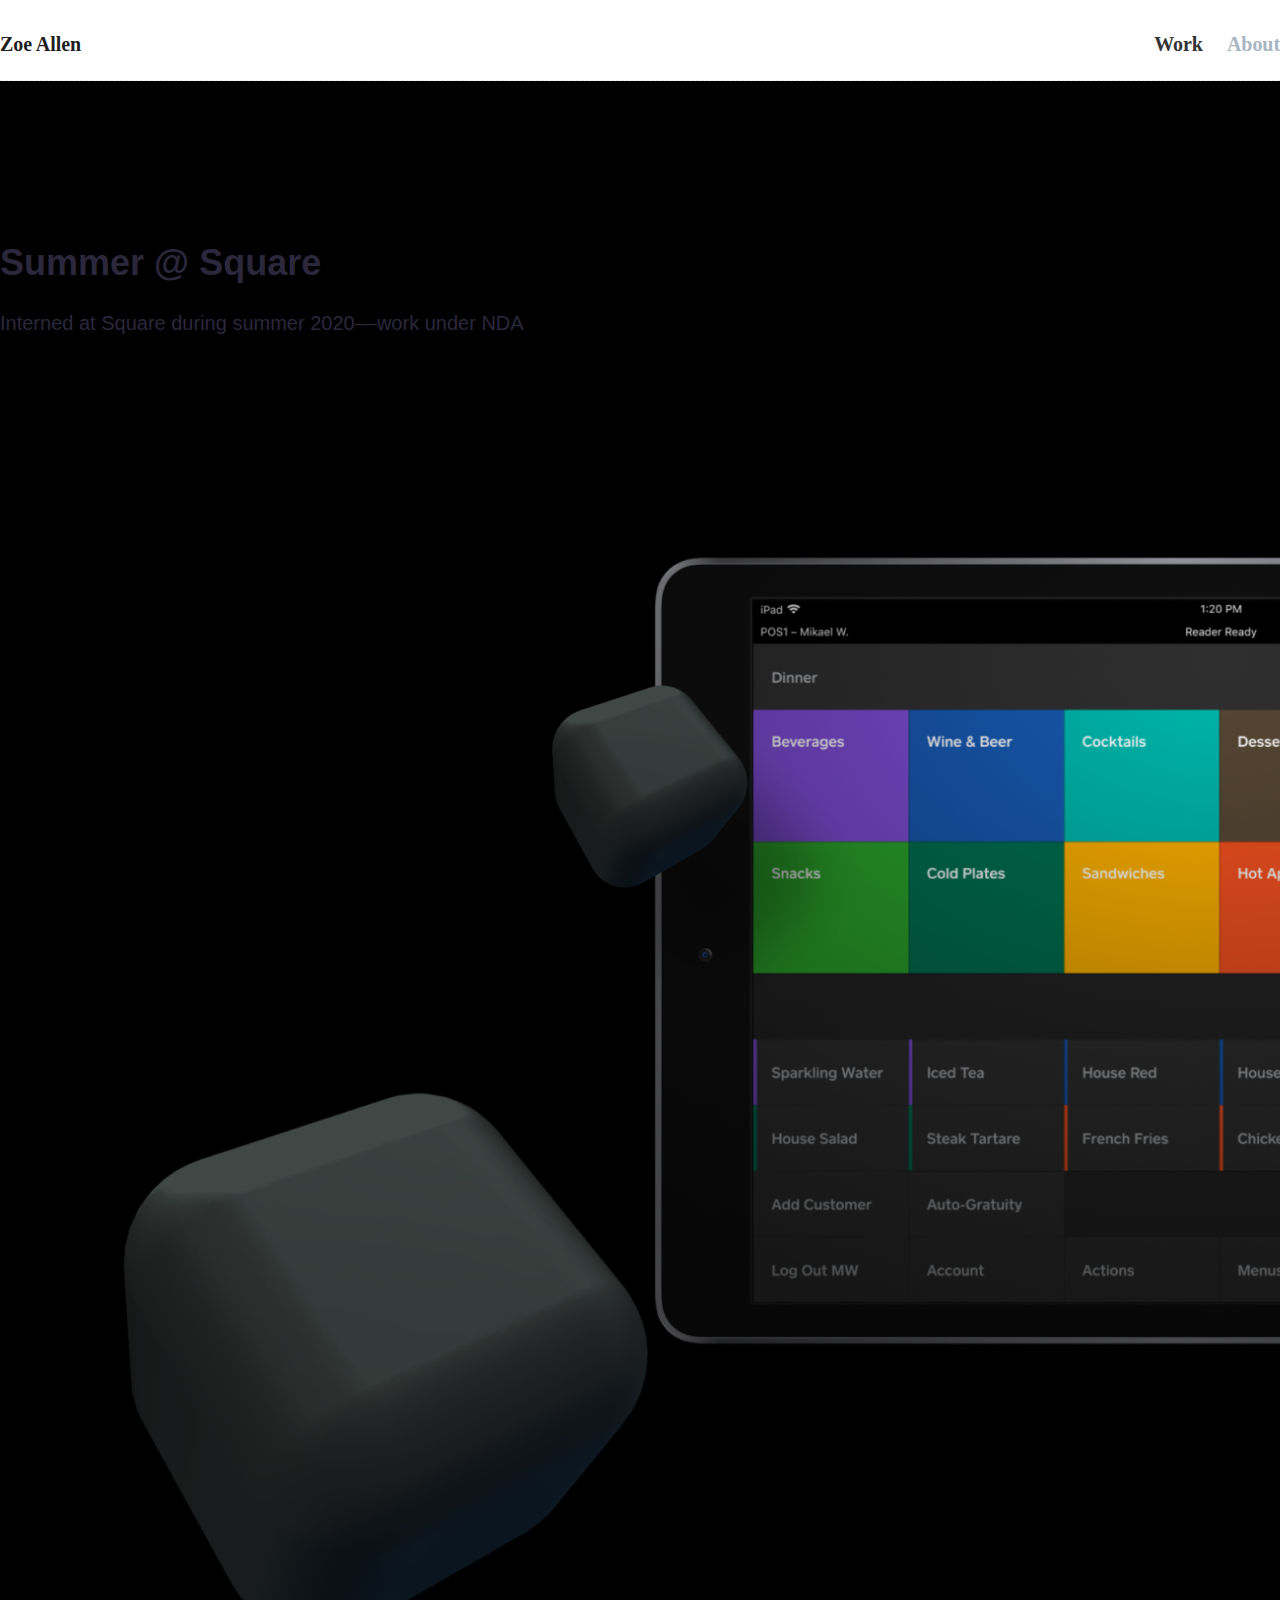
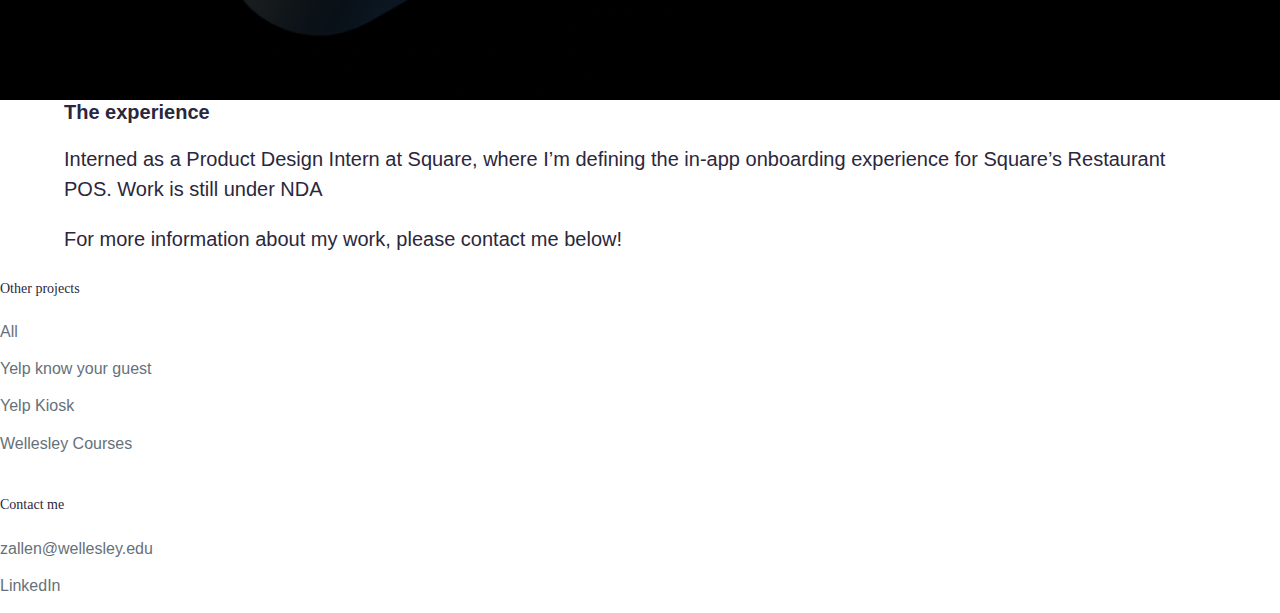
<file: summer-at-square.html>
<!doctype html>
<html xmlns:og="http://opengraphprotocol.org/schema/" xmlns:fb="http://www.facebook.com/2008/fbml" lang="en-US"  class="touch-styles ">
  <head>
    <meta http-equiv="X-UA-Compatible" content="IE=edge,chrome=1">
    <meta name="viewport" content="width=device-width, initial-scale=1.0, shrink-to-fit=no">
    <!-- This is Squarespace. --><!-- synthesizer-yellow-887a -->
<base href="">
<meta charset="utf-8" />
<title>Summer @ Square&mdash; Zoe Allen</title>

<link rel="preconnect" href="https://fonts.googleapis.com">
<link rel="preconnect" href="https://fonts.gstatic.com" crossorigin>
<link href="https://fonts.googleapis.com/css2?family=Montserrat:ital,wght@0,100;0,200;0,300;0,400;0,500;0,600;0,700;0,800;0,900;1,100;1,200;1,300;1,400;1,500;1,600;1,700;1,800;1,900&display=swap" rel="stylesheet">

<link rel="stylesheet" href="styles/styles.css" />
<link href="https://cdn.jsdelivr.net/npm/bootstrap@5.0.2/dist/css/bootstrap.min.css" rel="stylesheet" integrity="sha384-EVSTQN3/azprG1Anm3QDgpJLIm9Nao0Yz1ztcQTwFspd3yD65VohhpuuCOmLASjC" crossorigin="anonymous">
<link rel="icon" type="image/png" href="favicon.png"/>


  </head>
  <!-- Mobile Styles Enabled -->
  <body id="collection-5eba22b26d0cf6792a5a08ef" class="site-spacing-extra-small site-outer-padding-medium site-alignment-center tweak-site-ajax-loading-enable ancillary-header-full-width tweak-header-cart-style-text  ancillary-header-branding-position-left ancillary-header-tagline-position-left ancillary-header-primary-nav-position-right ancillary-header-secondary-nav-position-right ancillary-header-cart-position-right ancillary-header-left-layout-horizontal ancillary-header-center-layout-stacked ancillary-header-right-layout-horizontal ancillary-header-account-position-left tweak-header-account-style-text  tweak-mobile-bar-account-style-text show-desktop-folder-indicator   scale-heading-3-font-size scale-quote-font-size quote-alignment-center show-quotation-marks   show-events-banner           show-events-title              show-collection-page-header show-collection-page-footer banner-height-small banner-image-alignment-center    banner-text-alignment-center page-banner-text-width-small  scale-banner-description-font-size  banner-text-background-indent-custom scale-page-title-font-size scale-page-description-font-size intro-text-width-large intro-text-height-medium scale-index-title-font-size scale-index-description-font-size index-intro-text-width-medium index-intro-text-height-extra-large index-item-width-half index-item-height-medium index-item-spacing-small    index-item-image-alignment-center index-item-image-crop  index-item-title-display-on-hover index-item-title-alignment-center scale-index-item-title-font-size  show-index-item-categories  project-image-alignment-center project-image-spacing-medium project-banner-spacing-small show-project-captions project-image-portrait-caption-style-alternate  project-image-landscape-caption-style-offset project-left-image-portrait-caption-style-standard project-left-image-landscape-caption-style-standard project-right-image-portrait-caption-style-standard project-right-image-landscape-caption-style-standard    tweak-project-slide-transition image-caption-title-alignment-center scale-image-caption-title-font image-caption-body-alignment-center scale-image-caption-body-font show-index-navigation index-link-spacing-large scale-index-link-font-size index-link-style-list-inline index-link-delimiter-type-none show-next-label-only tweak-page-transition-animation tweak-mobile-bar-position-top-fixed tweak-transparent-fixed-mobile-bar tweak-mobile-bar-branding-position-left tweak-mobile-bar-menu-icon-position-right tweak-mobile-bar-site-tagline-position-below-branding  tweak-mobile-bar-cart-style-text tweak-icon-weight-light  tweak-blog-meta-primary-date tweak-blog-meta-secondary-category tweak-blog-list-style-grid tweak-blog-list-separator-show tweak-blog-list-alignment-left tweak-blog-list-item-image-show tweak-blog-list-item-image-aspect-ratio-grid-32-standard tweak-blog-list-item-image-aspect-ratio-stacked-11-square tweak-blog-list-item-title-show tweak-blog-list-item-excerpt-show tweak-blog-list-item-body-show tweak-blog-list-item-readmore-below-excerpt tweak-blog-list-item-meta-position-above-title tweak-blog-list-pagination-link-label-show tweak-blog-list-pagination-link-icon-show tweak-blog-list-pagination-link-icon-weight-light tweak-blog-item-alignment-center tweak-blog-item-meta-position-above-title tweak-blog-item-share-position-above-content  tweak-blog-item-pagination-link-label-show tweak-blog-item-pagination-link-title-show tweak-blog-item-pagination-link-meta-hide tweak-blog-item-pagination-link-icon-weight-hairline   event-thumbnails event-thumbnail-size-32-standard event-date-label event-date-label-time event-list-show-cats event-list-date event-list-time event-list-address   event-icalgcal-links  event-excerpts  event-item-back-link    gallery-design-grid aspect-ratio-auto lightbox-style-light gallery-navigation-bullets gallery-info-overlay-show-on-hover gallery-aspect-ratio-32-standard gallery-arrow-style-no-background gallery-transitions-fade gallery-show-arrows gallery-auto-crop   tweak-product-list-image-aspect-ratio-23-standard-vertical tweak-product-list-item-hover-behavior-show-alternate-image tweak-product-list-meta-position-overlay tweak-product-list-mobile-meta-position-under tweak-product-list-meta-alignment-under-center tweak-product-list-meta-alignment-overlay-center-center tweak-product-list-show-title tweak-product-list-show-price tweak-product-list-filter-display-left-side tweak-product-list-filter-alignment-left tweak-product-item-nav-show-none tweak-product-item-nav-pagination-style-previousnext tweak-product-item-nav-breadcrumb-alignment-left tweak-product-item-nav-pagination-alignment-split tweak-product-item-gallery-position-left tweak-product-item-gallery-design-slideshow tweak-product-item-gallery-aspect-ratio-23-standard-vertical tweak-product-item-gallery-thumbnail-alignment-center tweak-product-item-details-alignment-left tweak-product-item-details-show-title tweak-product-item-details-show-price tweak-product-item-details-show-excerpt tweak-product-item-details-excerpt-position-below-price tweak-product-item-details-show-share-buttons tweak-product-item-details-show-variants tweak-product-item-details-show-quantity tweak-product-item-details-options-style-square tweak-product-item-details-show-add-to-cart-button tweak-product-item-details-add-to-cart-button-style-outline tweak-product-item-details-add-to-cart-button-shape-square tweak-product-item-details-add-to-cart-button-padding-medium tweak-product-item-image-zoom-enabled tweak-product-item-image-zoom-behavior-click tweak-product-item-lightbox-enabled tweak-related-products-image-aspect-ratio-11-square tweak-related-products-meta-alignment-under-center tweak-product-badge-style-square tweak-product-badge-position-top-right tweak-product-badge-inset-floating newsletter-style-dark hide-opentable-icons opentable-style-dark small-button-style-outline small-button-shape-square medium-button-style-outline medium-button-shape-rounded large-button-style-outline large-button-shape-square image-block-poster-text-alignment-center image-block-card-dynamic-font-sizing image-block-card-content-position-center image-block-card-text-alignment-left image-block-overlap-dynamic-font-sizing image-block-overlap-content-position-center image-block-overlap-text-alignment-left image-block-collage-dynamic-font-sizing image-block-collage-content-position-top image-block-collage-text-alignment-left image-block-stack-dynamic-font-sizing image-block-stack-text-alignment-left button-style-outline button-corner-style-square tweak-product-quick-view-button-style-floating tweak-product-quick-view-button-position-bottom tweak-product-quick-view-lightbox-excerpt-display-truncate tweak-product-quick-view-lightbox-show-arrows tweak-product-quick-view-lightbox-show-close-button tweak-product-quick-view-lightbox-controls-weight-light tweak-share-buttons-style-icon-only tweak-share-buttons-icons-show tweak-share-buttons-labels-show tweak-share-buttons-counts-show  tweak-share-buttons-standard-background-color native-currency-code-usd collection-5eba22b26d0cf6792a5a08ef collection-type-page collection-layout-default mobile-style-available has-site-title has-primary-nav has-secondary-nav" data-controller="BodyClassController">

  <div class="overflow-wrapper">

    
    





    <div id="site" class="site-container">

      
      
            <header id="header" class="site-header" role="banner" data-nc-base="header" data-nc-group="header" data-controller="AncillaryLayout">
                    <div class="logo-wrapper" data-content-field="site-title" data-nc-element="branding">
                    
                      
                        <div class="site-title"><a href="index.html">Zoe Allen</a></div>
                      
                    
                    </div>
                
                    <div class="site-tagline-wrapper" data-nc-element="tagline">
                      
                    </div>
                
                    <div id="mainNavWrapper" class="nav-wrapper primary-nav-wrapper" data-nc-element="primary-nav">
                    
                
                
                
                    </div>
                
                    <div id="secondaryNavWrapper" class="nav-wrapper secondary-nav-wrapper" data-nc-element="secondary-nav">
                      
                
                
                
                    </div>
                
                    <div class="cart-wrapper" data-nc-element="cart">
                      
                
                    </div>
                    
                  <div data-nc-container="center"></div>
                  <div data-nc-container="right">
                        <nav class="site-navigation" role="navigation" data-content-field="navigation">
                      
                                <div class="nav-item index active homepage" id="id-5be735d0b8a0453fd31dd497">
                                  <a href="/" class="nav-item-index primary-nav-wrapper ">
                                    <span>Work</span>
                                  </a>
                                </div>
                              
                          </nav>
                          <nav class="site-navigation" role="navigation" data-content-field="navigation">
                  
                        
                                <div class="nav-item collection" id="id-5c3d167970a6ad0bfb1baeb7">
                                  <a href="about-me.html" class="nav-item-page secondary-nav-wrapper">
                                    <span>About</span>
                                  </a>
                                </div>
                                
                        </nav>
                  </div>
                </header>


      <div id="content" class="content-container">

        
        
          
            




          
        

        <main id="page" class="site-page" role="main">
            <div class='container-fluid position-relative' style='padding-top: 160px; background-color: black;'>
              <div class='container-md col-lg-7 position-relative'>
                  <div style='z-index: 900; position: relative;'>
                      <h1 class="text-center text-white">Summer @ Square</h1>
                      <p class='text-center text-white' style='margin-bottom: 72px !important'>Interned at Square during summer 2020––work under NDA</p>
                      <img src='Square-Cover.png' class="img-fluid mb-5" alt="...">
                  </div>


              </div>


                
            </div>
            
            
         

          <div class="main-content col-lg-10 mx-auto gx-0" data-content-field="main-content">

            <div class='col-lg-9 mb-5 mt-5 pt-5 mx-auto'>
                <h3 class='text-center'>The experience</h3>
                <p class='text-center'>Interned as a Product Design Intern at Square, where I’m defining the in-app onboarding experience for Square’s Restaurant POS. Work is still under NDA</p>    
            </div>
            <div class='col-lg-9 mb-5 pb-5 mx-auto text-center'>
              <p>For more information about my work, please contact me below!</p>
            </div>

          
          </div>


      
          <div class='container-fluid bg-light mx-auto mt-5 pt-5'>
            <div class='col-lg-9 mx-auto row ps-md-4'>
              <div class='col-md-6 mb-3'>
                <h5>Other projects</h5>
                <a href='index.html'>All</a><br>
                <a href='know-your-guest.html'>Yelp know your guest</a><br>
                <a href='yelp-kiosk.html'>Yelp Kiosk</a><br>
                <a href='wellesley-courses.html'>Wellesley Courses</a><br>
              </div>
              <div class='col-md-6'>
                  <h5>Contact me</h5>
                  <a href='zallen@wellesley.edu'>zallen@wellesley.edu</a><br>
                  <a href='https://www.linkedin.com/in/zoe-allen-330611167/'>LinkedIn</a><br>
                </div>
            </div>

          </div>
          
          
      
          




  


  





          

          
	<!-- item belongs to an index -->
	
	
	
	



        </main>



      </div>
    </div>


  </body>
</html>
</file>
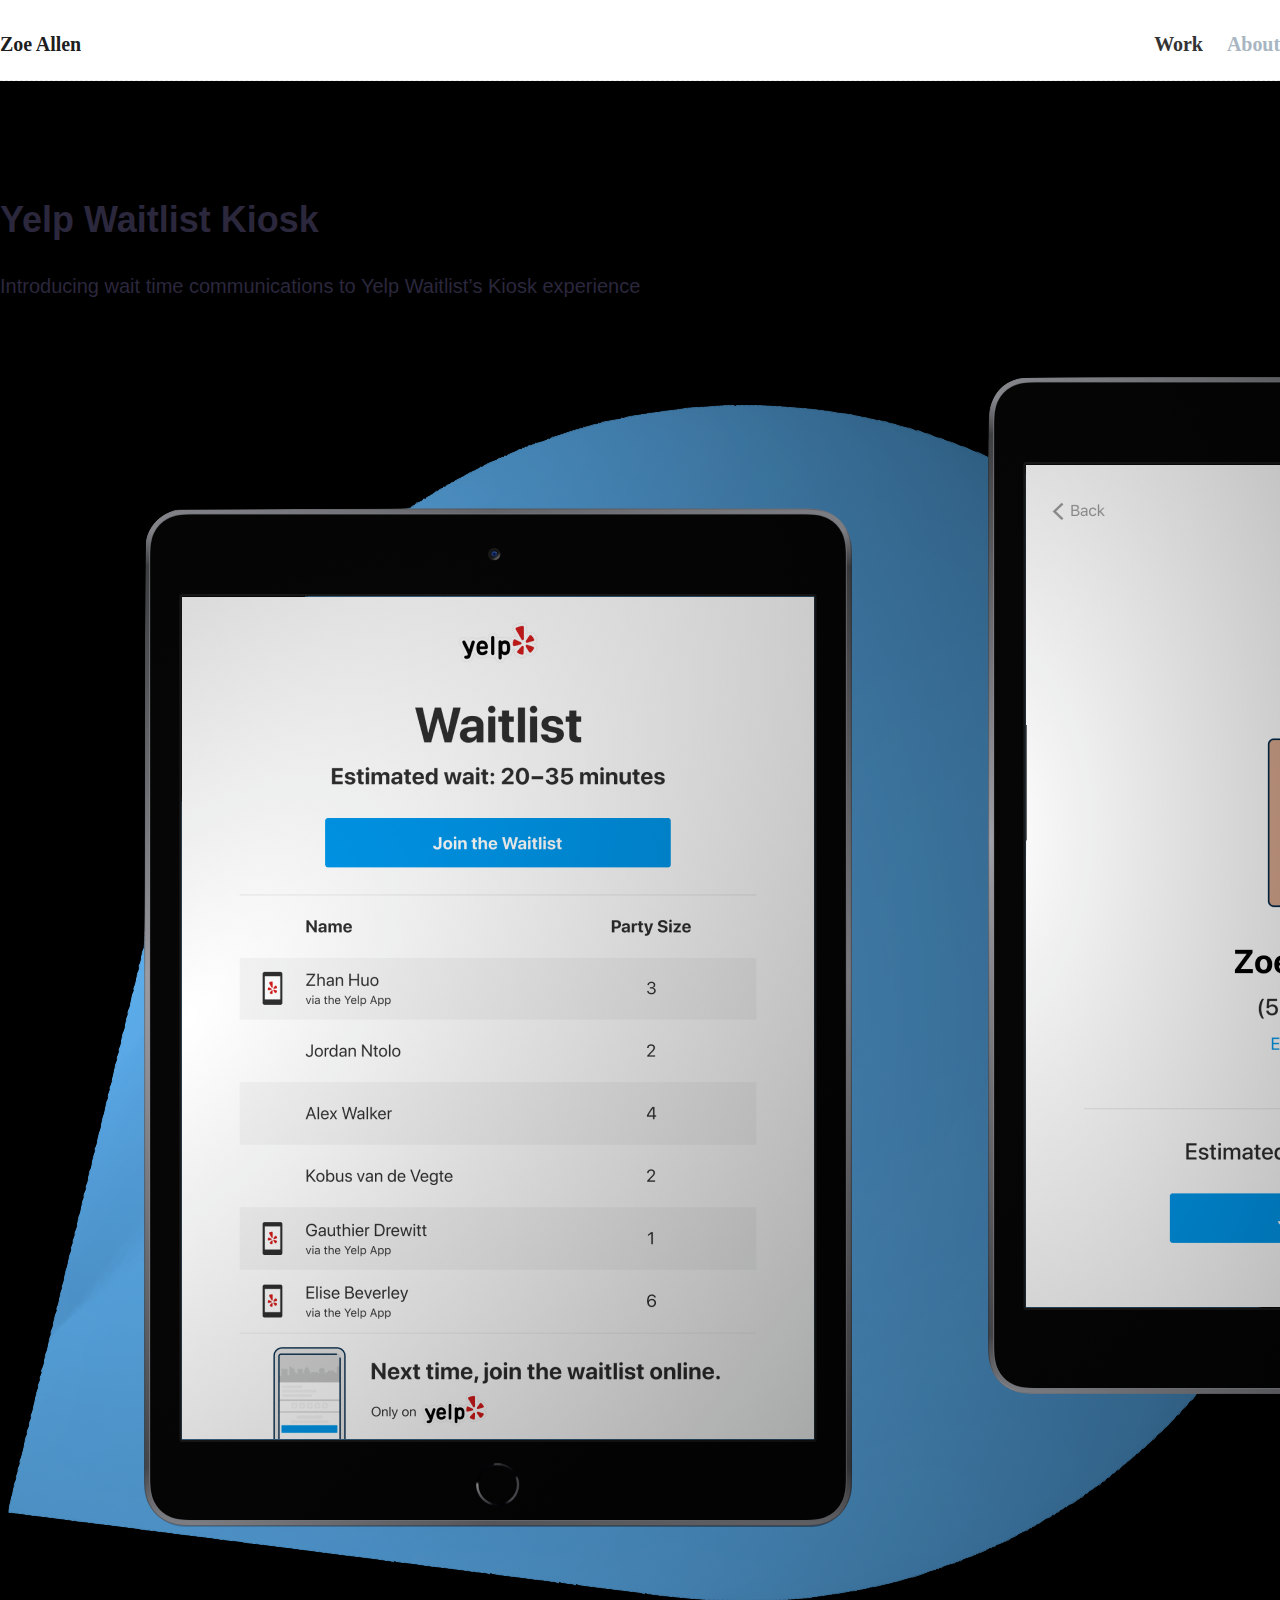
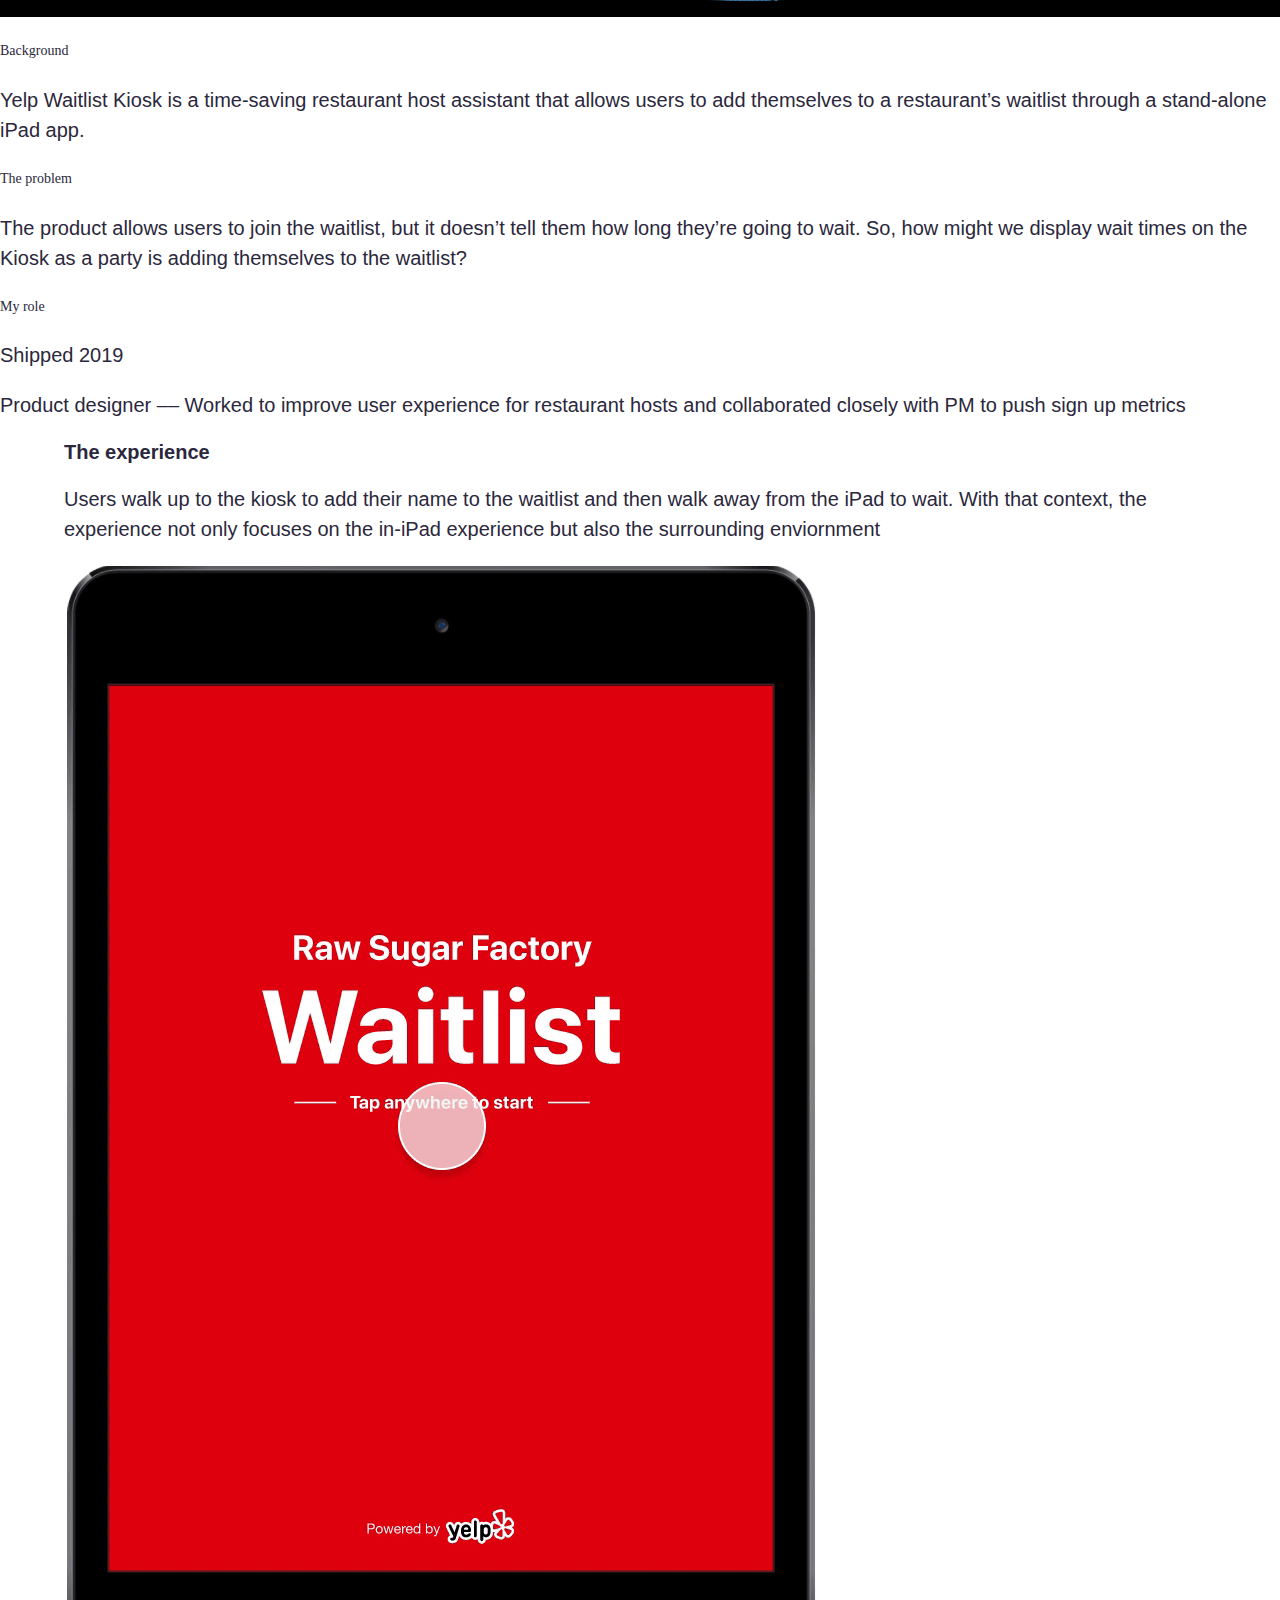
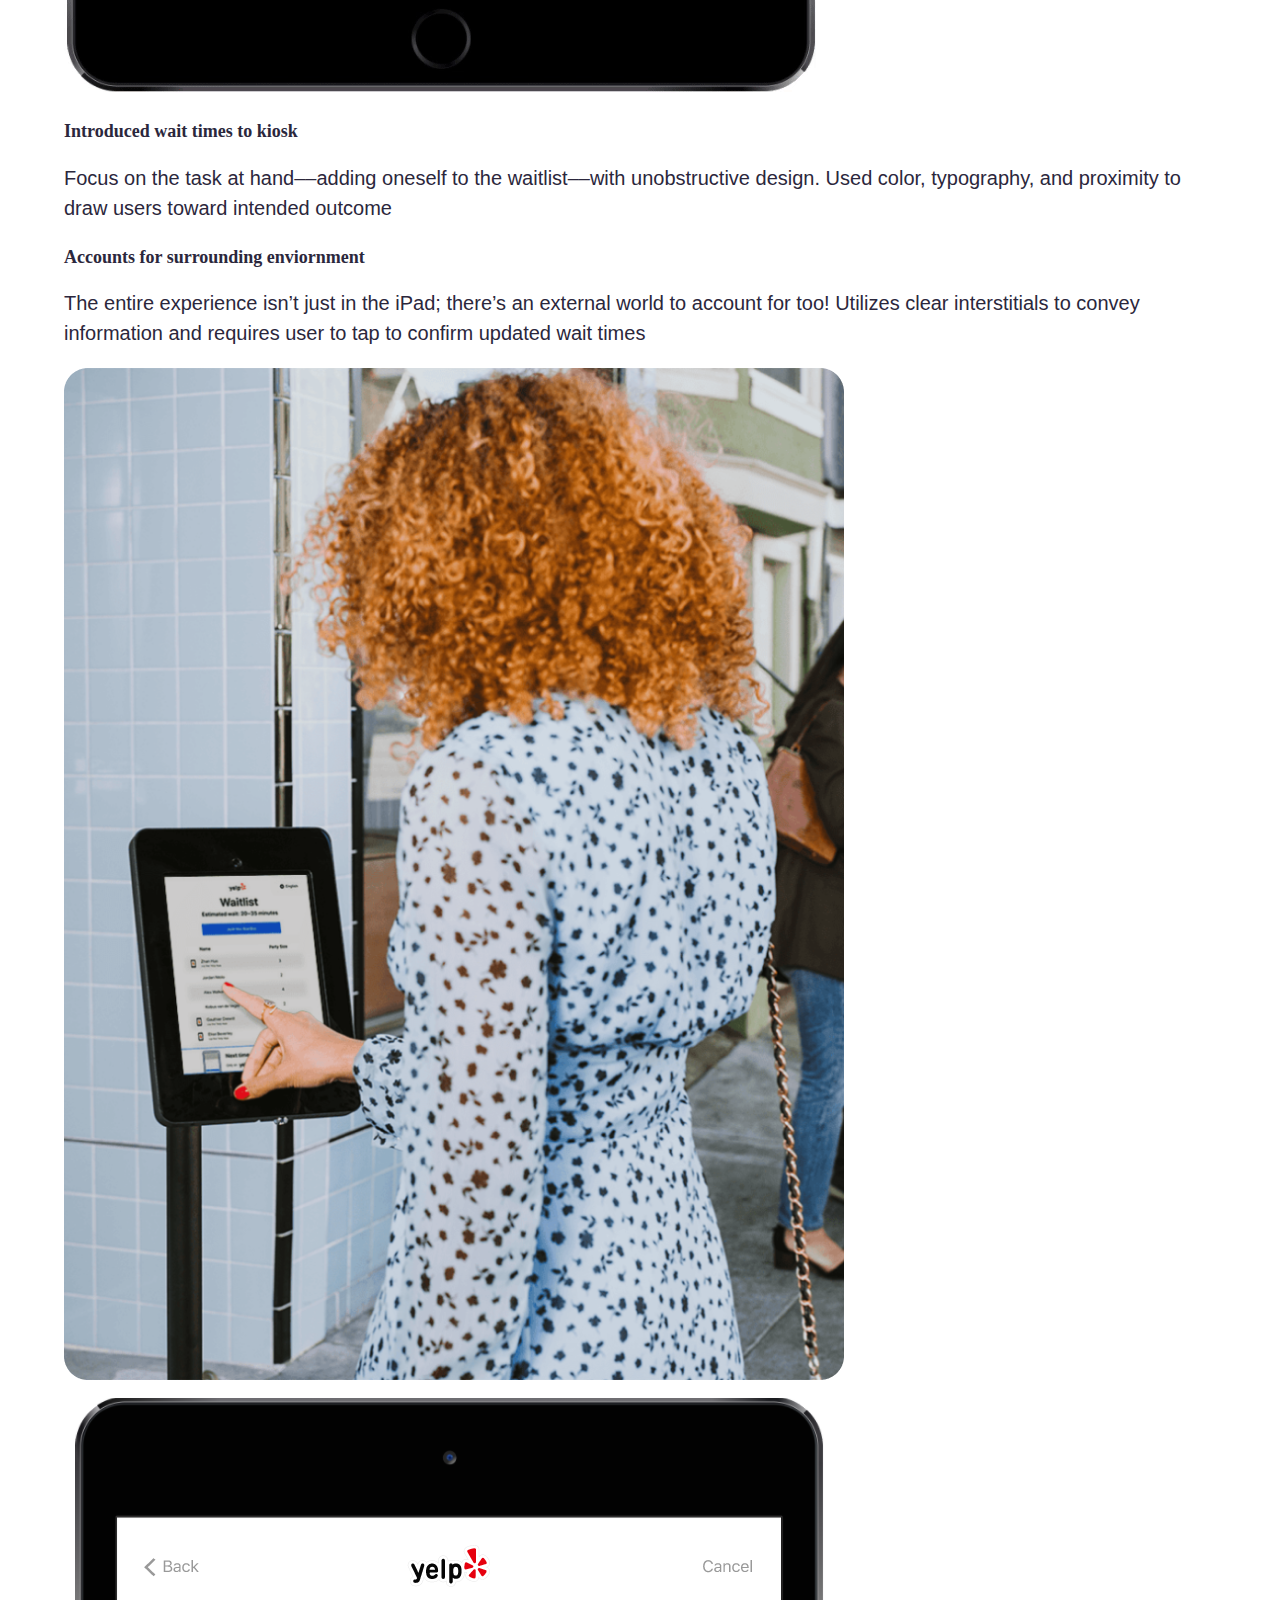
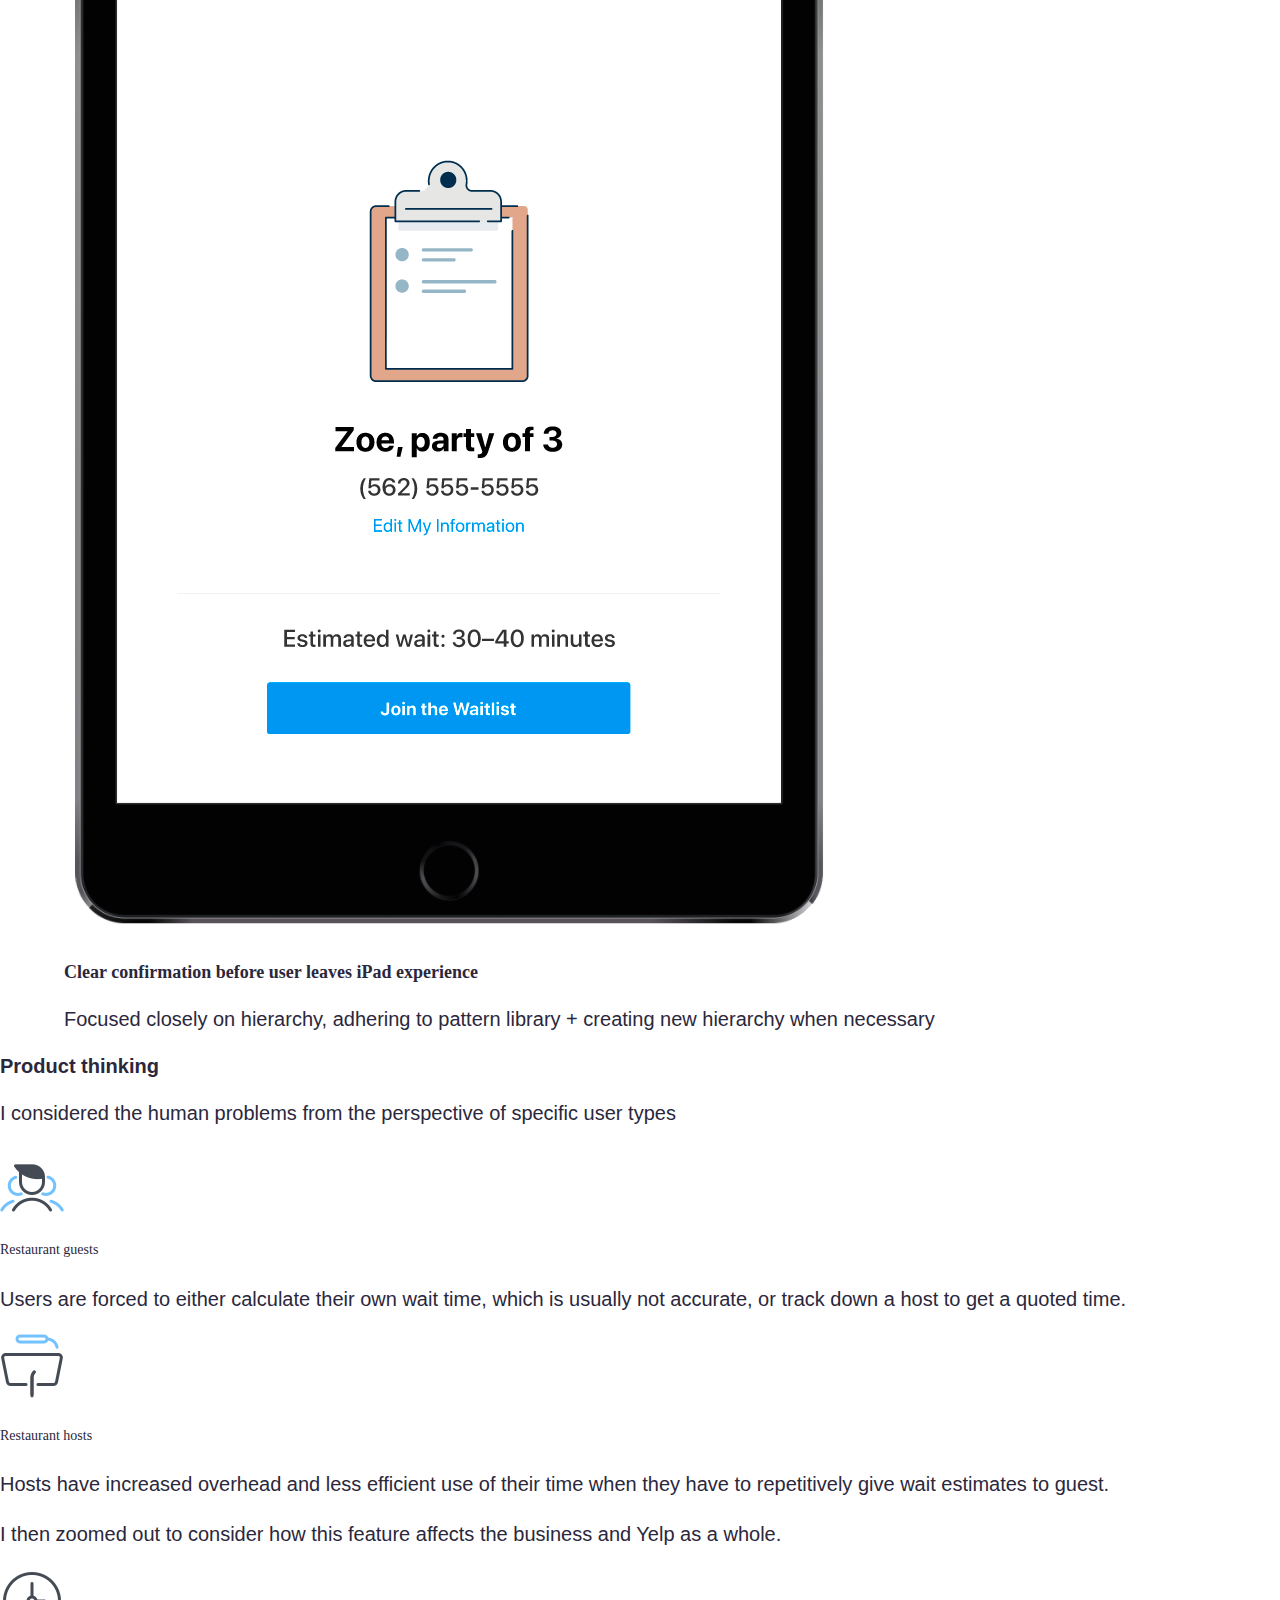
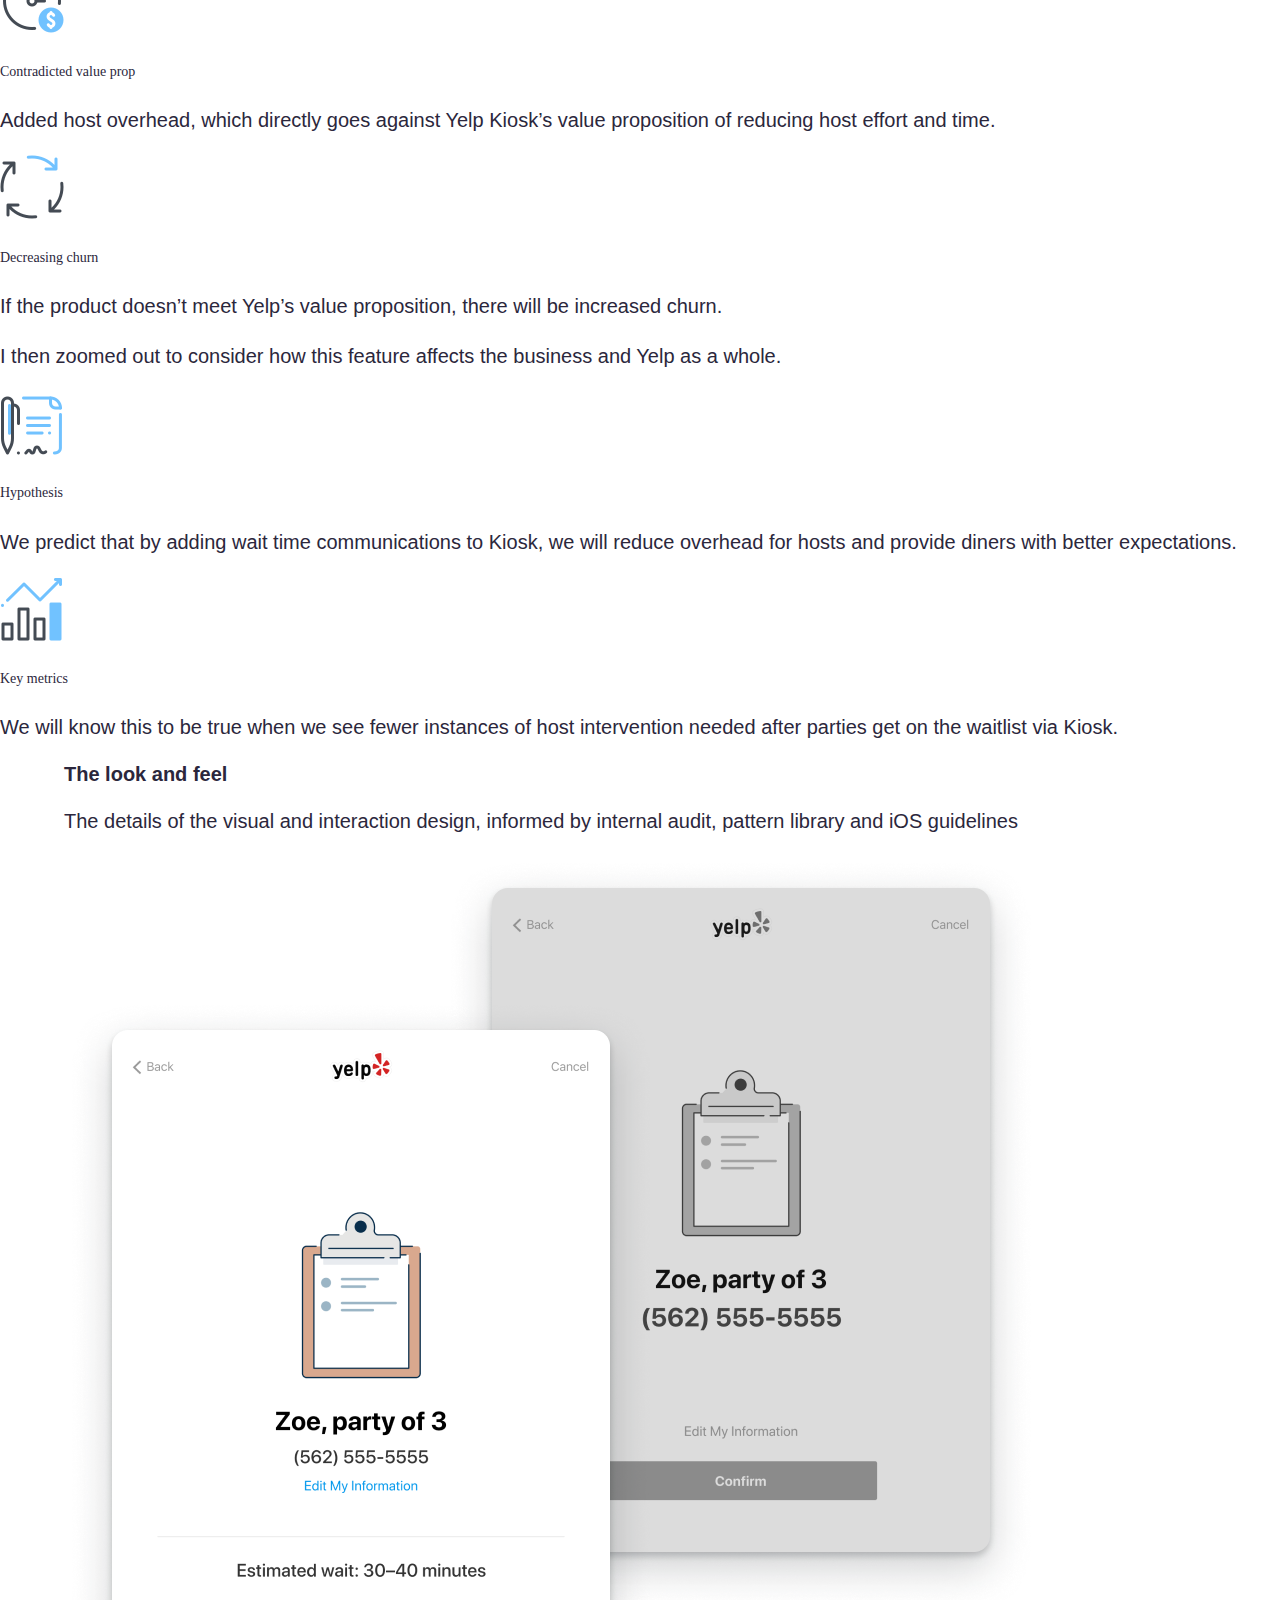
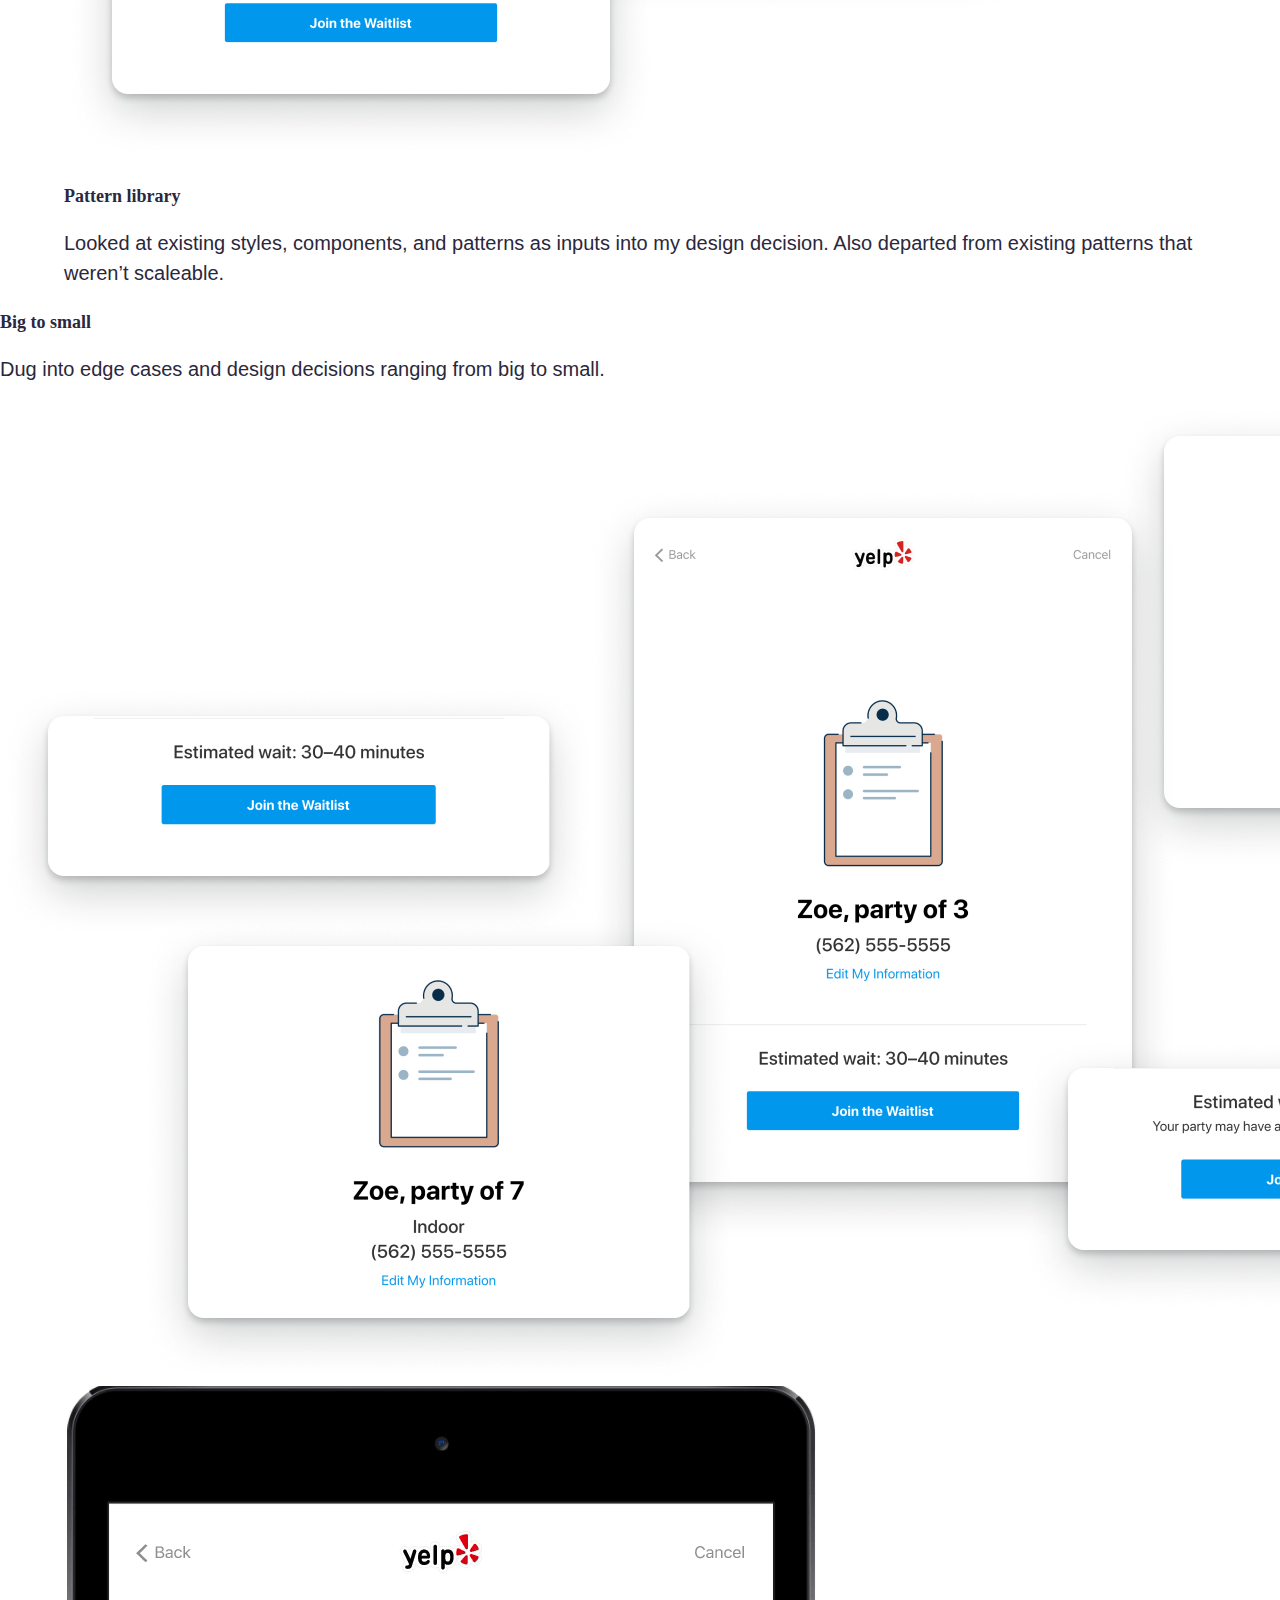
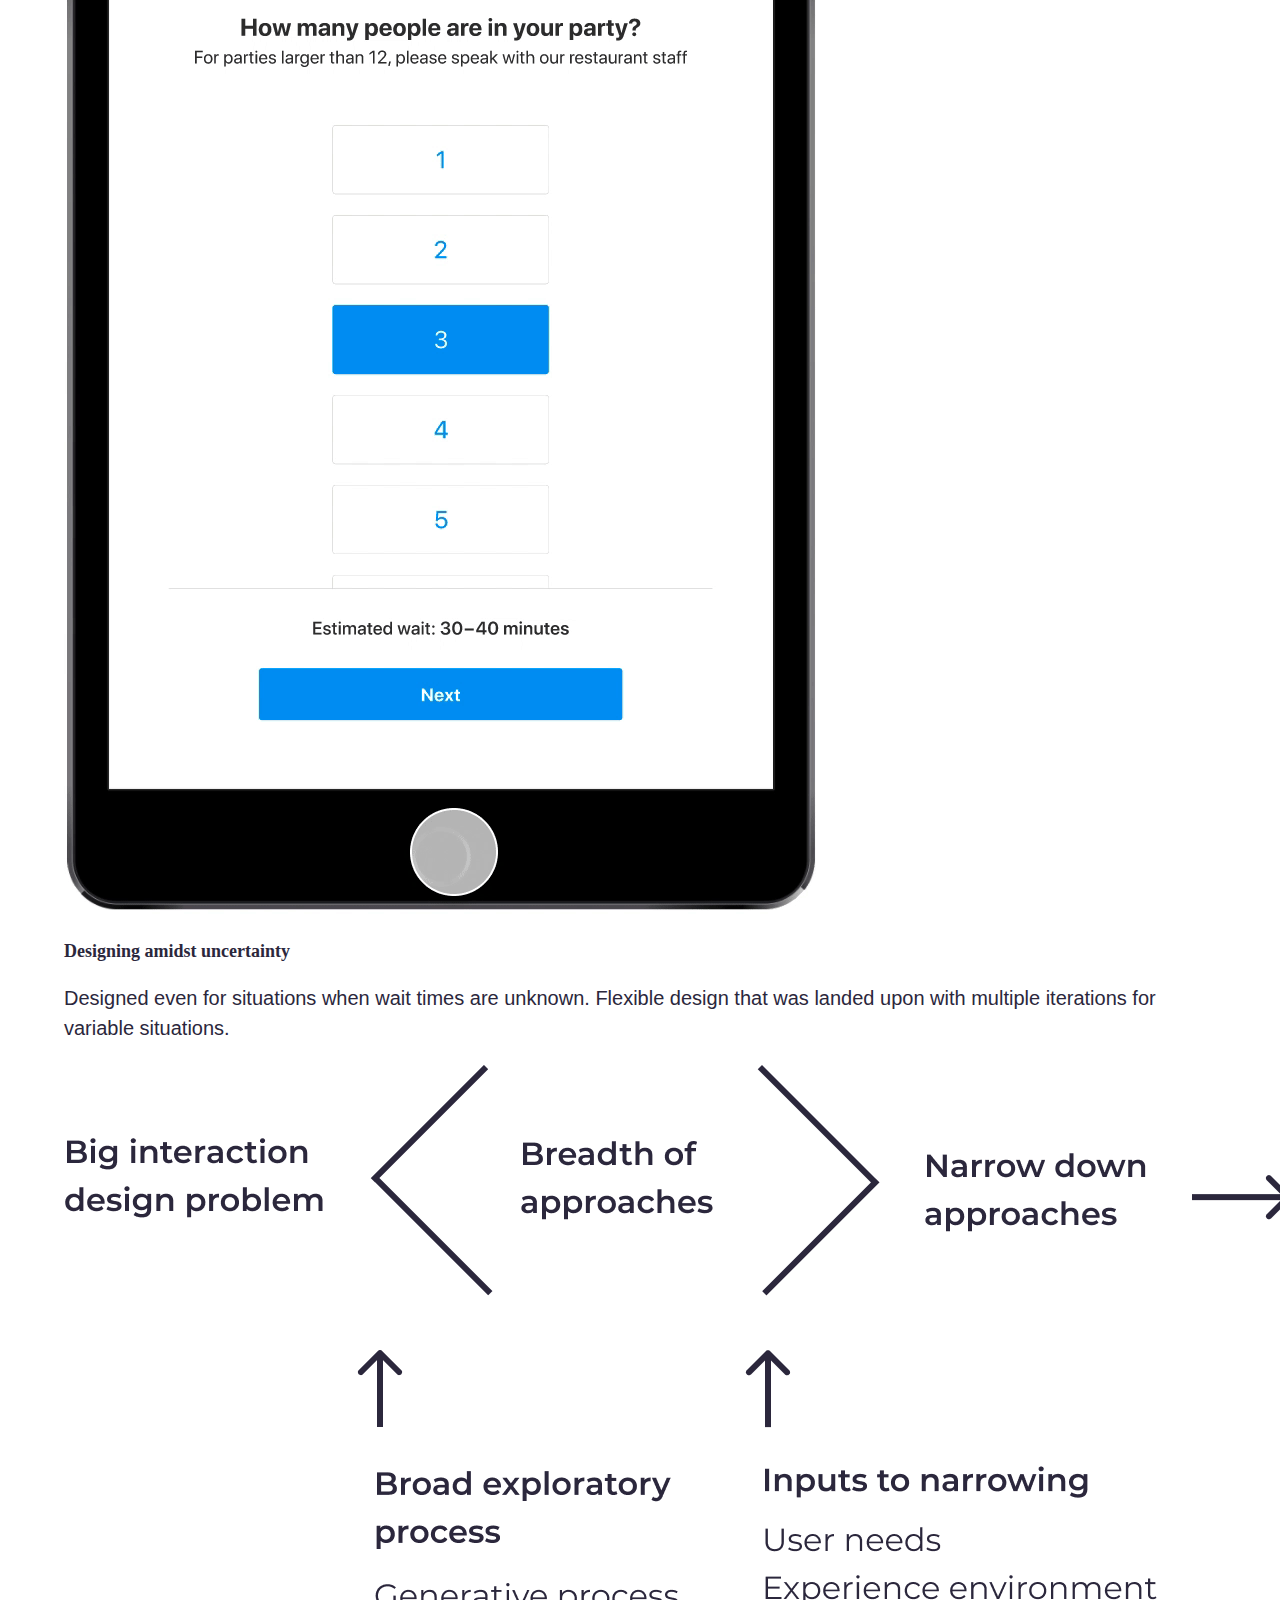
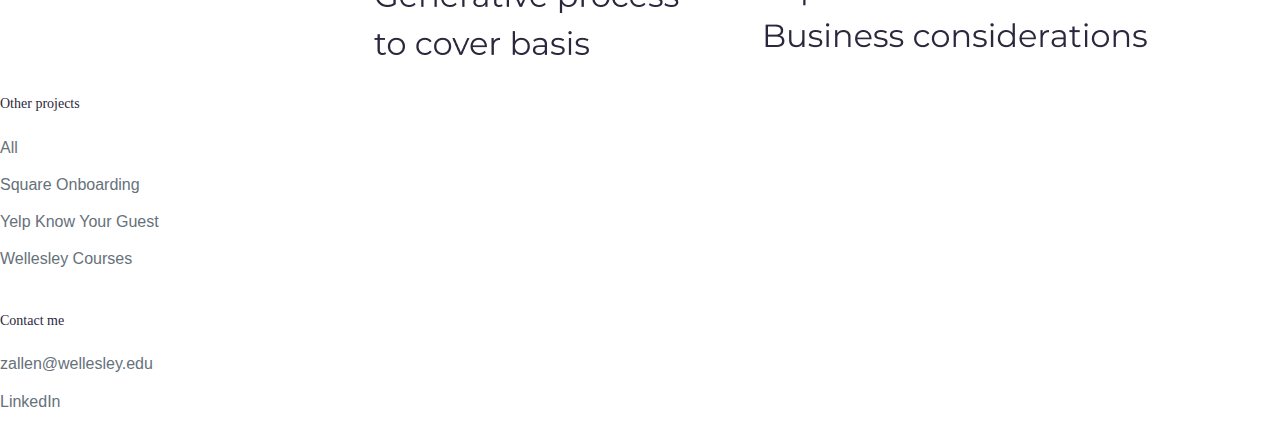
<file: yelp-kiosk.html>
<!doctype html>
<html xmlns:og="http://opengraphprotocol.org/schema/" xmlns:fb="http://www.facebook.com/2008/fbml" lang="en-US"  class="touch-styles ">
  <head>
    <meta http-equiv="X-UA-Compatible" content="IE=edge,chrome=1">
    <meta name="viewport" content="width=device-width, initial-scale=1.0, shrink-to-fit=no">
    <!-- This is Squarespace. --><!-- synthesizer-yellow-887a -->
<base href="">
<meta charset="utf-8" />
<title>Yelp Waitlist Kiosk &mdash; Zoe Allen</title>

<link rel="preconnect" href="https://fonts.googleapis.com">
<link rel="preconnect" href="https://fonts.gstatic.com" crossorigin>
<link href="https://fonts.googleapis.com/css2?family=Montserrat:ital,wght@0,100;0,200;0,300;0,400;0,500;0,600;0,700;0,800;0,900;1,100;1,200;1,300;1,400;1,500;1,600;1,700;1,800;1,900&display=swap" rel="stylesheet">

<link rel="stylesheet" href="styles/styles.css" />
<link href="https://cdn.jsdelivr.net/npm/bootstrap@5.0.2/dist/css/bootstrap.min.css" rel="stylesheet" integrity="sha384-EVSTQN3/azprG1Anm3QDgpJLIm9Nao0Yz1ztcQTwFspd3yD65VohhpuuCOmLASjC" crossorigin="anonymous">
<link rel="icon" type="image/png" href="favicon.png"/>


  </head>
  <!-- Mobile Styles Enabled -->
  <body id="collection-5eba22b26d0cf6792a5a08ef" class="site-spacing-extra-small site-outer-padding-medium site-alignment-center tweak-site-ajax-loading-enable ancillary-header-full-width tweak-header-cart-style-text  ancillary-header-branding-position-left ancillary-header-tagline-position-left ancillary-header-primary-nav-position-right ancillary-header-secondary-nav-position-right ancillary-header-cart-position-right ancillary-header-left-layout-horizontal ancillary-header-center-layout-stacked ancillary-header-right-layout-horizontal ancillary-header-account-position-left tweak-header-account-style-text  tweak-mobile-bar-account-style-text show-desktop-folder-indicator   scale-heading-3-font-size scale-quote-font-size quote-alignment-center show-quotation-marks   show-events-banner           show-events-title              show-collection-page-header show-collection-page-footer banner-height-small banner-image-alignment-center    banner-text-alignment-center page-banner-text-width-small  scale-banner-description-font-size  banner-text-background-indent-custom scale-page-title-font-size scale-page-description-font-size intro-text-width-large intro-text-height-medium scale-index-title-font-size scale-index-description-font-size index-intro-text-width-medium index-intro-text-height-extra-large index-item-width-half index-item-height-medium index-item-spacing-small    index-item-image-alignment-center index-item-image-crop  index-item-title-display-on-hover index-item-title-alignment-center scale-index-item-title-font-size  show-index-item-categories  project-image-alignment-center project-image-spacing-medium project-banner-spacing-small show-project-captions project-image-portrait-caption-style-alternate  project-image-landscape-caption-style-offset project-left-image-portrait-caption-style-standard project-left-image-landscape-caption-style-standard project-right-image-portrait-caption-style-standard project-right-image-landscape-caption-style-standard    tweak-project-slide-transition image-caption-title-alignment-center scale-image-caption-title-font image-caption-body-alignment-center scale-image-caption-body-font show-index-navigation index-link-spacing-large scale-index-link-font-size index-link-style-list-inline index-link-delimiter-type-none show-next-label-only tweak-page-transition-animation tweak-mobile-bar-position-top-fixed tweak-transparent-fixed-mobile-bar tweak-mobile-bar-branding-position-left tweak-mobile-bar-menu-icon-position-right tweak-mobile-bar-site-tagline-position-below-branding  tweak-mobile-bar-cart-style-text tweak-icon-weight-light  tweak-blog-meta-primary-date tweak-blog-meta-secondary-category tweak-blog-list-style-grid tweak-blog-list-separator-show tweak-blog-list-alignment-left tweak-blog-list-item-image-show tweak-blog-list-item-image-aspect-ratio-grid-32-standard tweak-blog-list-item-image-aspect-ratio-stacked-11-square tweak-blog-list-item-title-show tweak-blog-list-item-excerpt-show tweak-blog-list-item-body-show tweak-blog-list-item-readmore-below-excerpt tweak-blog-list-item-meta-position-above-title tweak-blog-list-pagination-link-label-show tweak-blog-list-pagination-link-icon-show tweak-blog-list-pagination-link-icon-weight-light tweak-blog-item-alignment-center tweak-blog-item-meta-position-above-title tweak-blog-item-share-position-above-content  tweak-blog-item-pagination-link-label-show tweak-blog-item-pagination-link-title-show tweak-blog-item-pagination-link-meta-hide tweak-blog-item-pagination-link-icon-weight-hairline   event-thumbnails event-thumbnail-size-32-standard event-date-label event-date-label-time event-list-show-cats event-list-date event-list-time event-list-address   event-icalgcal-links  event-excerpts  event-item-back-link    gallery-design-grid aspect-ratio-auto lightbox-style-light gallery-navigation-bullets gallery-info-overlay-show-on-hover gallery-aspect-ratio-32-standard gallery-arrow-style-no-background gallery-transitions-fade gallery-show-arrows gallery-auto-crop   tweak-product-list-image-aspect-ratio-23-standard-vertical tweak-product-list-item-hover-behavior-show-alternate-image tweak-product-list-meta-position-overlay tweak-product-list-mobile-meta-position-under tweak-product-list-meta-alignment-under-center tweak-product-list-meta-alignment-overlay-center-center tweak-product-list-show-title tweak-product-list-show-price tweak-product-list-filter-display-left-side tweak-product-list-filter-alignment-left tweak-product-item-nav-show-none tweak-product-item-nav-pagination-style-previousnext tweak-product-item-nav-breadcrumb-alignment-left tweak-product-item-nav-pagination-alignment-split tweak-product-item-gallery-position-left tweak-product-item-gallery-design-slideshow tweak-product-item-gallery-aspect-ratio-23-standard-vertical tweak-product-item-gallery-thumbnail-alignment-center tweak-product-item-details-alignment-left tweak-product-item-details-show-title tweak-product-item-details-show-price tweak-product-item-details-show-excerpt tweak-product-item-details-excerpt-position-below-price tweak-product-item-details-show-share-buttons tweak-product-item-details-show-variants tweak-product-item-details-show-quantity tweak-product-item-details-options-style-square tweak-product-item-details-show-add-to-cart-button tweak-product-item-details-add-to-cart-button-style-outline tweak-product-item-details-add-to-cart-button-shape-square tweak-product-item-details-add-to-cart-button-padding-medium tweak-product-item-image-zoom-enabled tweak-product-item-image-zoom-behavior-click tweak-product-item-lightbox-enabled tweak-related-products-image-aspect-ratio-11-square tweak-related-products-meta-alignment-under-center tweak-product-badge-style-square tweak-product-badge-position-top-right tweak-product-badge-inset-floating newsletter-style-dark hide-opentable-icons opentable-style-dark small-button-style-outline small-button-shape-square medium-button-style-outline medium-button-shape-rounded large-button-style-outline large-button-shape-square image-block-poster-text-alignment-center image-block-card-dynamic-font-sizing image-block-card-content-position-center image-block-card-text-alignment-left image-block-overlap-dynamic-font-sizing image-block-overlap-content-position-center image-block-overlap-text-alignment-left image-block-collage-dynamic-font-sizing image-block-collage-content-position-top image-block-collage-text-alignment-left image-block-stack-dynamic-font-sizing image-block-stack-text-alignment-left button-style-outline button-corner-style-square tweak-product-quick-view-button-style-floating tweak-product-quick-view-button-position-bottom tweak-product-quick-view-lightbox-excerpt-display-truncate tweak-product-quick-view-lightbox-show-arrows tweak-product-quick-view-lightbox-show-close-button tweak-product-quick-view-lightbox-controls-weight-light tweak-share-buttons-style-icon-only tweak-share-buttons-icons-show tweak-share-buttons-labels-show tweak-share-buttons-counts-show  tweak-share-buttons-standard-background-color native-currency-code-usd collection-5eba22b26d0cf6792a5a08ef collection-type-page collection-layout-default mobile-style-available has-site-title has-primary-nav has-secondary-nav" data-controller="BodyClassController">

  <div class="overflow-wrapper">

    
    





    <div id="site" class="site-container">

      
      
            <header id="header" class="site-header" role="banner" data-nc-base="header" data-nc-group="header" data-controller="AncillaryLayout">
                    <div class="logo-wrapper" data-content-field="site-title" data-nc-element="branding">
                    
                      
                        <div class="site-title"><a href="/">Zoe Allen</a></div>
                      
                    
                    </div>
                
                    <div class="site-tagline-wrapper" data-nc-element="tagline">
                      
                    </div>
                
                    <div id="mainNavWrapper" class="nav-wrapper primary-nav-wrapper" data-nc-element="primary-nav">
                    
                
                
                
                    </div>
                
                    <div id="secondaryNavWrapper" class="nav-wrapper secondary-nav-wrapper" data-nc-element="secondary-nav">
                      
                
                
                
                    </div>
                
                    <div class="cart-wrapper" data-nc-element="cart">
                      
                
                    </div>
                    
                  <div data-nc-container="center"></div>
                  <div data-nc-container="right">
                        <nav class="site-navigation" role="navigation" data-content-field="navigation">
                      
                                <div class="nav-item index active homepage" id="id-5be735d0b8a0453fd31dd497">
                                  <a href="/" class="nav-item-index primary-nav-wrapper ">
                                    <span>Work</span>
                                  </a>
                                </div>
                              
                          </nav>
                          <nav class="site-navigation" role="navigation" data-content-field="navigation">
                  
                        
                                <div class="nav-item collection" id="id-5c3d167970a6ad0bfb1baeb7">
                                  <a href="about-me.html" class="nav-item-page secondary-nav-wrapper">
                                    <span>About</span>
                                  </a>
                                </div>
                                
                        </nav>
                  </div>
                </header>


      <div id="content" class="content-container">

        
        
          
            




          
        

        <main id="page" class="site-page" role="main">
            <div class='container-fluid pb-5' style='padding-top: 112px; background-color: black;'>
              <div class='container-md-fluid row'>
                <div class='col-0 col-md-1'></div>
                <div class='col-md-4 col-12 my-auto pe-3 pe-lg-0 ps-4 ps-md-0'>
                    <h1 class="text-white" style='line-height: 150%;'>Yelp Waitlist Kiosk</h1>
                    <p class='text-white' style='margin-bottom: 72px !important; line-height: 150%;'>Introducing wait time communications to Yelp Waitlist’s Kiosk experience</p>
                </div>
                <div class='col-md-7 col-12 ps-md-5 ps-4' style='padding-right: 0px !important;'>
                    <img src='Cover-Kiosk.png' class="img-fluid" alt="...">
                </div>
                  

              </div>
                
            </div>
            
            
            <div class='container-fluid bg-light mx-auto'>
                <div class='col-md-9 mx-auto'>
                    <div class='row mb-5 pt-5'>
                        <div class='col-lg-4 pb-5 px-4'>
                          <h5 class='text-center'>Background</h5>
                          <p class='text-center'>Yelp Waitlist Kiosk is a time-saving restaurant host assistant that allows users to add themselves to a restaurant’s waitlist through a stand-alone iPad app.</p>
                        </div>
                        <div class='col-lg-4 pb-5 px-4'>
                            <h5 class='text-center'>The problem</h5>
                            <p class='text-center'>The product allows users to join the waitlist, but it doesn’t tell them how long they’re going to wait. So, how might we display wait times on the Kiosk as a party is adding themselves to the waitlist?</p>
                          </div>
                          <div class='col-lg-4 pb-5 px-4'>
                              <h5 class='text-center'>My role</h5>
                              <p class='text-center'>Shipped 2019</p>
                              <p class='text-center'>Product designer –– Worked to improve user experience for restaurant hosts and collaborated closely with PM to push sign up metrics</p>
                            </div>
                      </div>
                </div>
            </div>

          <div class="main-content col-lg-10 mx-auto gx-0" data-content-field="main-content">

            <div class='col-lg-9 mb-5 pb-5 mt-5 pt-5 mx-auto'>
                <h3 class='text-center'>The experience</h3>
                <p class='text-center'>Users walk up to the kiosk to add their name to the waitlist and then walk away from the iPad to wait. With that context, the experience not only focuses on the in-iPad experience but also the surrounding enviornment</p>    
            </div>
             <div class='row mb-5 pb-5'>
                <div class='col-md-6 px-4'>
                    <img src='Begin-Gif.gif' class="img-fluid mb-4" alt="...">
                  </div>
                <div class='col-md-6 my-auto px-4'>
                    <h4>Introduced wait times to kiosk</h4>
                    <p>Focus on the task at hand––adding oneself to the waitlist––with unobstructive design. Used color, typography, and proximity to draw users toward intended outcome</p>
                </div>
  

            </div>
            <div class='row my-5 pb-5 d-flex'>
                <div class='col-md-6 my-auto order-last order-md-first px-4'>
                    <h4 style='line-height: 150%;'>Accounts for surrounding enviornment</h4>
                    <p>The entire experience isn’t just in the iPad; there’s an external world to account for too! Utilizes clear interstitials to convey information and requires user to tap to confirm updated wait times</p>
                </div>
                <div class='col-md-6 order-first order-md-last px-4'>
                  <img src='Woman-Kiosk.png' class="img-fluid mb-4" alt="...">
                </div>
            </div>
            <div class='row mt-5 pb-5'>
                <div class='col-md-6 px-4'>
                    <img src='Confirm-Page.png' class="img-fluid mb-4" alt="...">
                  </div>
                <div class='col-md-6 my-auto px-4'>
                    <h4>Clear confirmation before user leaves iPad experience</h4>
                    <p>Focused closely on hierarchy, adhering to pattern library + creating new hierarchy when necessary</p>
                </div>
                
            </div>
          </div>
          <div class='container-fluid bg-light mx-auto mt-5 pt-5'>
            <div class='col-md-7 mx-auto pt-5 pb-5 mb-3'>
                <h3 class='text-center'>Product thinking</h3>
                <p class='text-center'>I considered the human problems from the perspective of specific user types</p>    
               
            </div>
              <div class='col-md-9 mx-auto mb-4'>
                  <div class='row'>
                      <div class='col-lg-6 px-5 pb-5'>
                          <img src='icons8-users-64.png' class="img-fluid pb-4 mx-auto d-block" alt="...">
                        <h5 class='text-center'>Restaurant guests</h5>
                        <p class='text-center mb-4'>Users are forced to either calculate their own wait time, which is usually not accurate, or track down a host to get a quoted time.</p>
  
                  </div>
                      <div class='col-lg-6 mx-auto px-5'>
                          <img src='icons8-podium-with-lamp-64.png' class='img-fluid pb-4 mx-auto d-block' alt='...'>
                          <h5 class='text-center'>Restaurant hosts</h5>
                          <p class='text-center mb-4'>Hosts have increased overhead and less efficient use of their time when they have to repetitively give wait estimates to guest.</p>
                         
                        </div>
                      
                    </div>
                   
              </div>
              <div class='col-md-7 mx-auto pt-5 pb-5 mb-3'>
                  <p class='text-center pt-5'>I then zoomed out to consider how this feature affects the business and Yelp as a whole.</p>   
              </div>
               
              <div class='col-md-9 mx-auto mb-4'>
                  <div class='row'>
                      <div class='col-lg-6 px-md-5 px-0 pb-5'>
                          <img src='icons8-time-64.png' class="img-fluid pb-4 mx-auto d-block" alt="...">
                        <h5 class='text-center'>Contradicted value prop</h5>
                        <p class='text-center mb-4'>Added host overhead, which directly goes against Yelp Kiosk’s value proposition of reducing host effort and time.</p>
  
                  </div>
                      <div class='col-lg-6 mx-auto px-md-5 px-0'>
                          <img src='icons8-process-64.png' class='img-fluid pb-4 mx-auto d-block' alt='...'>
                          <h5 class='text-center'>Decreasing churn</h5>
                          <p class='text-center mb-4'>If the product doesn’t meet Yelp’s value proposition, there will be increased churn.</p>
                         
                        </div>
                      
                    </div>
                   
              </div>
              <div class='col-md-7 mx-auto pt-5 pb-5 mb-3'>
                  <p class='text-center pt-5'>I then zoomed out to consider how this feature affects the business and Yelp as a whole.</p>   
              </div>
               
              <div class='col-md-9 mx-auto pb-5 mb-5'>
                  <div class='row px-md-5 px-0 mb-5'>
                      <div class='col-lg-6 pb-5'>
                          <img src='icons8-sign-document-64.png' class="img-fluid pb-4 mx-auto d-block" alt="...">
                        <h5 class='text-center'>Hypothesis</h5>
                        <p class='text-center mb-4'>We predict that by adding wait time communications to Kiosk, we will reduce overhead for hosts and provide diners with better expectations.</p>
  
                  </div>
                      <div class='col-lg-6 mx-auto px-md-5 px-0'>
                          <img src='icons8-combo-chart-64.png' class='img-fluid pb-4 mx-auto d-block' alt='...'>
                          <h5 class='text-center'>Key metrics</h5>
                          <p class='text-center mb-4'>We will know this to be true when we see fewer instances of host intervention needed after parties get on the waitlist via Kiosk.</p>
                         
                        </div>
                      
                    </div>
                   
              </div>

          </div>

          <div class="main-content col-lg-10 mx-auto gx-0" data-content-field="main-content">

              <div class='col-lg-9 mb-5 pb-5 mt-5 pt-5 mx-auto'>
                  <h3 class='text-center'>The look and feel</h3>
                  <p class='text-center'>The details of the visual and interaction design, informed by internal audit, pattern library and iOS guidelines</p>    
              </div>
               <div class='row mb-5 pb-5'>
                  <div class='col-md-7'>
                      <img src='Pattern-Library.png' class="img-fluid mb-4" alt="...">
                    </div>
                  <div class='col-md-5 my-auto'>
                      <h4>Pattern library</h4>
                      <p>Looked at existing styles, components, and patterns as inputs into my design decision. Also departed from existing patterns that weren’t scaleable.</p>
                  </div>
    
                  
              </div>
            </div>
              <div class='row my-5 pb-5  d-flex ps-4 ps-md-5 me-0'>
                <div class='col-lg-1 col-md-0 order-1 order-md-first'></div>
                  <div class='col-lg-4 col-md-5 my-auto order-last order-md-first ps-md-4 ps-lg-5 ps-sm-0 ps-0'>
                      <h4>Big to small</h4>
                      <p>Dug into edge cases and design decisions ranging from big to small.</p>
                  </div>
                  <div class='col-lg-7 col-md-7 order-2 order-md-last ps-0 ps-md-5 pe-0'>
                    <img src='Big-To-Small.png' class="img-fluid mb-4" alt="...">
                  </div>
              </div>
            <div class="main-content col-lg-10 mx-auto gx-0" data-content-field="main-content">
              <div class='row mb-5 pb-5'>
                  <div class='col-md-6 pe-3 pe-md-5'>
                      <img src='Last-Gif.gif' class="img-fluid mb-4" alt="...">
                    </div>
                  <div class='col-md-6 my-auto'>
                      <h4>Designing amidst uncertainty</h4>
                      <p class='mb-5'>Designed even for situations when wait times are unknown. Flexible design that was landed upon with multiple iterations for variable situations.</p>
                      <img src='interactionGraphic.png' class="img-fluid mb-4" alt="...">
                  </div>
    
  
              </div>
            </div>
          <div class='container-fluid bg-light mx-auto mt-5 pt-5'>
            <div class='col-lg-9 mx-auto row ps-md-4'>
              <div class='col-md-6 mb-3'>
                <h5>Other projects</h5>
                <a href='/'>All</a><br>
                <a href='summer-at-square.html'>Square Onboarding</a><br>
                <a href='know-your-guest.html'>Yelp Know Your Guest</a><br>
                <a href='wellesley-courses.html'>Wellesley Courses</a><br>
              </div>
              <div class='col-md-6'>
                  <h5>Contact me</h5>
                  <a href='zallen@wellesley.edu'>zallen@wellesley.edu</a><br>
                  <a href='https://www.linkedin.com/in/zoe-allen-330611167/'>LinkedIn</a><br>
                </div>
            </div>

          </div>
          
          
      
          




  


  





          

          
	<!-- item belongs to an index -->
	
	
	
	



        </main>



      </div>
    </div>


  </body>
</html>
</file>
<file: styles/styles.css>
body {
    color: #2B273C;
    font-family: 'Inter', sans-serif;
    font-weight: 400;
    font-style: normal;
    font-size: 16px;
    letter-spacing: 0em;
    text-rendering: optimizeLegibility;
    margin: 0px;
    height: 100%;
}

#header{
    margin-top: 32px;
    margin-bottom: 24px;
    margin-left: 0px;
    margin-right: 0px;
}

#header a{
    font-family: 'Space Grotesk';
    font-style: normal;
    font-weight: 600;
    font-size: 20px;
    line-height: 120%;
    /* identical to box height, or 24px */
    
    letter-spacing: -0.003em;
}

.site-title a{
    text-align: left;
}

.site-header, .site-page, .site-footer {
    width: auto;
    -webkit-box-sizing: border-box;
    -moz-box-sizing: border-box;
    box-sizing: border-box;
}

.site-page{
    margin: 0px auto;
}

img{
    image-rendering: optimizeQuality;
}

.site-header{
    margin-top: 32px;
    margin-bottom: 24px;
}

h4{
    font-family: 'Space Grotesk';
    font-style: normal;
    font-weight: 600;
    font-size: 18px !important;
    line-height: 120% !important;
    /* identical to box height */
    margin-bottom: 12px !important;

}

.margin-bottom-32{
    margin-bottom: 32px;
}

.margin-bottom-56{
    margin-bottom: 56px;
}

.margin-bottom-128{
    margin-bottom: 128px;
}

.margin-bottom-8{
    margin-bottom: 8px;
}

.background-light{
    background: rgba(0, 0, 0, 0.03);
}

.dark-gray-splash-blocks {
    background-color: #191919;
}

.dark-gray-splash-blocks:hover {
    background-color: #212121;
}

.light-gray-splash-blocks {
    background-color: #DFDFDF;
}

.light-gray-splash-blocks:hover {
    background-color: #E6E6E6;
}



h5{
    font-family: 'Inter';
    font-style: normal;
    font-weight: 376 !important;
    font-size: 14px !important;
    line-height: 150%;
    /* identical to box height, or 24px */

}

.pe-6{
    padding-right: 80px !important;
}

.image-block{
    padding-bottom: 128px;
    align-items: center;
}

.chrome-image-container{
    padding: 8px;
    background: #F6F8FB;
    border: 1px solid rgba(0, 0, 0, 0.08);

    box-shadow: 0px 8px 16px rgba(0, 0, 0, 0.1), 0px 4px 32px rgba(0, 0, 0, 0.1);
    border-radius: 16px;
}

.image-within-chrome{
    border: 1px solid rgba(0, 0, 0, 0.05);
    border-radius: 8px;
}

.mobile-site-header {
    z-index: 1000;
    opacity: 1;
    -webkit-transition: opacity 140ms cubic-bezier(.55,.06,.68,.19);
    -moz-transition: opacity 140ms cubic-bezier(.55,.06,.68,.19);
    -ms-transition: opacity 140ms cubic-bezier(.55,.06,.68,.19);
    -o-transition: opacity 140ms cubic-bezier(.55,.06,.68,.19);
    transition: opacity 140ms cubic-bezier(.55,.06,.68,.19);
}

.site-spacing-extra-small .site-header, .site-spacing-extra-small .site-page, .site-spacing-extra-small .site-footer {
}

.ancillary-header-full-width .site-header {
    max-width: 100%;
}

#top-image{
    z-index: 1000;
}

.container-md{
    padding-left: 0px !important;
    padding-right: 0px !important;
    max-width: 100% !important;
}

.container{
    max-width: 100% !important;
    padding-left: 0px !important;
    padding-right: 0px !important;
}



.site-container {
    opacity: 1;
    height: 100%;
    -webkit-transition: opacity 100ms linear 100ms;
    -moz-transition: opacity 100ms linear 100ms;
    -ms-transition: opacity 100ms linear 100ms;
    -o-transition: opacity 100ms linear 100ms;
    transition: opacity 100ms linear 100ms;
    position: relative;
    width: auto;
    max-width: 100%;
    margin: 0;
    -webkit-box-sizing: border-box;
    -moz-box-sizing: border-box;
    box-sizing: border-box;
    overflow: hidden;
}

html {
    -ms-text-size-adjust: 100%;
    -webkit-text-size-adjust: 100%;
    scroll-behavior: smooth;
}

.ancillary-header-full-width .site-header {
    max-width: 100%;
}

.ancillary-header-branding-position-left [data-nc-base="header"] [data-nc-container="left"][data-nc-container], .ancillary-header-tagline-position-left.has-tagline [data-nc-base="header"] [data-nc-container="left"][data-nc-container], .ancillary-header-primary-nav-position-left.has-primary-nav [data-nc-base="header"] [data-nc-container="left"][data-nc-container], .ancillary-header-secondary-nav-position-left.has-secondary-nav [data-nc-base="header"] [data-nc-container="left"][data-nc-container], .ancillary-header-cart-position-left.has-cart [data-nc-base="header"] [data-nc-container="left"][data-nc-container], .ancillary-header-account-position-left.has-user-accounts [data-nc-base="header"] [data-nc-container="left"][data-nc-container] {
    display: -webkit-box;
    display: -ms-flexbox;
    display: -webkit-flex;
    display: flex;
}

[data-nc-base="header"] [data-nc-container="left"] {
    text-align: left;
    -webkit-box-pack: start;
    -ms-flex-pack: start;
    -webkit-justify-content: flex-start;
    justify-content: flex-start;
    display: none;
}

.sqs-col-12 .sqs-col-4 {
    width: 33.3333%;
}

[data-nc-container] {
    display: -webkit-box;
    display: -ms-flexbox;
    display: -webkit-flex;
    display: flex;
    -webkit-box-align: center;
    -ms-flex-align: center;
    -webkit-align-items: center;
    align-items: center;
    -webkit-flex-wrap: wrap;
    flex-wrap: wrap;
    -webkit-box-flex: 1;
    -ms-flex: 1 1 auto;
    -webkit-flex: 1 1 auto;
    flex: 1 1 auto;
    min-width: 0;
    max-width: 100%;
}

[data-nc-group] {
    display: -webkit-box;
    display: -ms-flexbox;
    display: -webkit-flex;
    display: flex;
    -webkit-box-align: center;
    -ms-flex-align: center;
    -webkit-align-items: center;
    align-items: center;
    text-align: center;
    -webkit-box-pack: center;
    -ms-flex-pack: center;
    -webkit-justify-content: center;
    justify-content: center;
}

[data-nc-base="header"] [data-nc-container="left"] [data-nc-element="branding"] {
    -webkit-box-ordinal-group: 1;
    -ms-flex-order: 1;
    -webkit-order: 1;
    order: 1;
}

[data-nc-container="left"] [data-nc-element] {
    margin-right: 20px;
}
[data-nc-element] {
    -webkit-box-sizing: border-box;
    -moz-box-sizing: border-box;
    box-sizing: border-box;
    -webkit-box-flex: 1;
    -ms-flex: 0 1 auto;
    -webkit-flex: 0 1 auto;
    flex: 0 1 auto;
}


.site-title a:link, .site-title a:visited, .site-title a:hover, .site-title a:active {
    color: rgba(0, 0, 0, 0.9);
    text-decoration: none;

}
body a {
    color: #66717a;
    text-decoration: none;
}

a {
    font-family: 'Inter', sans-serif;
    background: transparent;
}
user agent stylesheet
a:-webkit-any-link {
    color: -webkit-link;
    cursor: pointer;
    text-decoration: underline;
}


.primary-nav-wrapper nav a:hover, .primary-nav-wrapper nav a:active, .primary-nav-wrapper nav .active>a {
    color: #2a263b;
}

.primary-nav-wrapper nav a:link, .primary-nav-wrapper nav a:visited, .primary-nav-wrapper nav .folder-toggle-label {
    color: #a7b6c2;
}
body a {
    color: #66717a;
    text-decoration: none;
}
user agent stylesheet
a:-webkit-any-link {
    color: -webkit-link;
    cursor: pointer;
}
.primary-nav-wrapper nav {
    font-style: normal;
    font-size: 18px;
    line-height: 22px;
    color: #2a263b;
    text-transform: lowercase;
}
.primary-nav-wrapper nav {
    font-size: 14px;
    letter-spacing: .02em;
    font-weight: 400;
    font-style: normal;
    font-size: 18px;
    letter-spacing: .05em;
    line-height: 1em;
}

[data-nc-base="header"] [data-nc-container="right"] {
    text-align: right;
    -webkit-box-pack: end;
    -ms-flex-pack: end;
    -webkit-justify-content: flex-end;
    justify-content: flex-end;
}

[data-nc-base="header"] [data-nc-container="left"] {
    text-align: left;
    -webkit-box-pack: start;
    -ms-flex-pack: start;
    -webkit-justify-content: flex-start;
    justify-content: flex-start;
}

[data-nc-base="header"] [data-nc-container="right"] [data-nc-element="primary-nav"] {
    -webkit-box-ordinal-group: 2;
    -ms-flex-order: 2;
    -webkit-order: 2;
    order: 2;
}

[data-nc-container="right"] [data-nc-element] {
    margin-left: 20px;
}
[data-nc-element] {
    -webkit-box-sizing: border-box;
    -moz-box-sizing: border-box;
    box-sizing: border-box;
    -webkit-box-flex: 1;
    -ms-flex: 0 1 auto;
    -webkit-flex: 0 1 auto;
    flex: 0 1 auto;
}

.site-navigation{
    margin-left: 20px;
    font-style: normal;
    font-size: 18px;
    line-height: 22px;
    color: #2a263b;
    width: auto !important;
    margin-left: 24px; 
    margin-right: 0;
}

#header .site-navigation{
    padding: 0px;
}

#navigation-as{
    margin-left: auto;
    margin-right: 0;
    padding-right: 0px;
    justify-content: right;
}

.secondary-nav-wrapper  {
    color: #a7b6c2;
    letter-spacing: .05em;
}

.primary-nav-wrapper  {
    color: #333;
    letter-spacing: .05em;
}


figure {
    display: block;
    margin-block-start: 1em;
    margin-block-end: 1em;
    margin-inline-start: 0px;
    margin-inline-end: 0px;
}

.sqs-layout:not(.sqs-editing) .sqs-row .sqs-block:not(.float):not(.sqs-feature-gated-wrapper):first-child {
    padding-top: 0;
}

.sqs-block:not(.sqs-block-html):not(.sqs-block-markdown) {
    clear: both;
}

.sqs-block {
    position: relative;
    height: auto;
    padding-top: 17px;
    padding-bottom: 17px;
}

.sqs-col-12 {
    width: 100%;
}

.collection-type-index .site-page {
    max-width: 100%;
}

.site-alignment-center .site-page, .site-alignment-center .site-footer {
    margin-left: auto;
    margin-right: auto;
}

.sqs-row {
    width: auto !important;
}

.sqs-col-12 .sqs-col-6 {
    width: 50%;
}

.sqs-block-button .sqs-block-button-container--right {
    text-align: right;
}

.small-button-style-outline .sqs-block-button .sqs-block-button-element--small {
    color: #151b1e;
}

.small-button-style-outline .sqs-block-button .sqs-block-button-element--small, .medium-button-style-outline .sqs-block-button .sqs-block-button-element--medium, .large-button-style-outline .sqs-block-button .sqs-block-button-element--large, .small-button-style-outline .sqs-alternate-block-style-container .sqs-block-button .sqs-block-button-element--small, .medium-button-style-outline .sqs-alternate-block-style-container .sqs-block-button .sqs-block-button-element--medium, .large-button-style-outline .sqs-alternate-block-style-container .sqs-block-button .sqs-block-button-element--large {
    border-width: 2px;
    border-style: solid;
    background-color: transparent;
    transition: 0.1s background-color linear, 0.1s color linear;
}

.sqs-block-button .sqs-block-button-element--small {
    padding: 13px 26px;
    font-weight: 600;
    font-size: 16px;
    font-weight: 700;
    font-style: normal;
    text-transform: uppercase;
    letter-spacing: .1em;
    color: #fff;
    background-color: #151b1e;
    border-color: #151b1e;
}


.bg-gradient-3{
    background: linear-gradient(360deg, #47536D 0%, #101217 100%);
}

.small-button-shape-rounded .sqs-block-button .sqs-block-button-element--small, .medium-button-shape-rounded .sqs-block-button .sqs-block-button-element--medium, .large-button-shape-rounded .sqs-block-button .sqs-block-button-element--large {
    border-radius: 3px;
}

.medium-button-style-outline .sqs-block-button .sqs-block-button-element--medium {
    color: #2a263b;
}
.small-button-style-outline .sqs-block-button .sqs-block-button-element--small, .medium-button-style-outline .sqs-block-button .sqs-block-button-element--medium, .large-button-style-outline .sqs-block-button .sqs-block-button-element--large, .small-button-style-outline .sqs-alternate-block-style-container .sqs-block-button .sqs-block-button-element--small, .medium-button-style-outline .sqs-alternate-block-style-container .sqs-block-button .sqs-block-button-element--medium, .large-button-style-outline .sqs-alternate-block-style-container .sqs-block-button .sqs-block-button-element--large {
    border-width: 2px;
    border-style: solid;
    background-color: transparent;
    -webkit-transition: 0.1s background-color linear, 0.1s color linear;
    -moz-transition: 0.1s background-color linear, 0.1s color linear;
    -o-transition: 0.1s background-color linear, 0.1s color linear;
    transition: 0.1s background-color linear, 0.1s color linear;
}
.sqs-block-button .sqs-block-button-element--medium {
    padding: 21px 34px;
    font-size: 15px;
    font-weight: 600;
    letter-spacing: 1px;
    font-size: 16px;
    font-weight: 700;
    font-style: normal;
    text-transform: uppercase;
    letter-spacing: .05em;
    color: #fff;
    background-color: #2a263b;
    border-color: #2a263b;
}

h1:not(.BlogItem-title):not(.BlogList-item-title):not(.ProductList-title):first-child, h2:first-child, h3:not(.project-slide-description-title):first-child, .page-title:first-child, .page-description p:first-child {
    margin-top: 0;
}
.sqs-block-html .sqs-block-content>*:first-child {
    margin-top: 0;
}


h1, h2, h3 {
    font-family: 'Space Grotesk', sans-serif;
    -webkit-font-smoothing: antialiased;
}

h1 {
    font-style: normal;
    font-weight: 600 !important;
    font-size: 36px !important;
    line-height: 120%;

    color: #2B273C;
}

.row:before, .row:after{
    display: none;
  }

.sqs-block:not(.sqs-block-html):not(.sqs-block-markdown) {
    clear: both;
}

[class*=sqs-col] .sqs-block {
    padding-left: 17px;
    padding-right: 17px;
}
.spacer-block {
    height: 64px !important;
    padding: 0px !important;
}
.sqs-block {
    position: relative;
    height: auto;
    padding-top: 17px;
    padding-bottom: 17px;
}

.sqs-col-12 .sqs-col-3 {
    width: 25%;
}
.sqs-col-3 {
    width: 25%;
}
[class*=sqs-col] {
    float: left;
}

.sqs-layout:not(.sqs-editing)>.sqs-row:first-child>[class*=sqs-col]:first-child>.sqs-block:last-child, .sqs-layout:not(.sqs-editing) .sqs-block+.sqs-row .sqs-block:not(.float):last-child {
    padding-bottom: 17px;
}

.sqs-layout:not(.sqs-editing) .sqs-block+.sqs-row .sqs-block:not(.float):first-child {
    padding-top: 17px;
}
.sqs-layout:not(.sqs-editing) .sqs-row .sqs-block:not(.float):not(.sqs-feature-gated-wrapper):first-child {
    padding-top: 0;
}
[class*=sqs-col] .sqs-block {
    padding-left: 17px;
    padding-right: 17px;
}
.sqs-block-html {
    clear: none;
}
.sqs-block {
    position: relative;
    height: auto;
    padding-top: 17px;
    padding-bottom: 17px;
}

h3 {
    font-style: normal;
    font-weight: 600 !important;
    font-size: 20px !important;
    line-height: 120%;

    color: #2B273C;
}

.h3-span{
    
    font-style: normal;
    font-weight: 600 !important;
    font-size: 20px !important;
    line-height: 120%;
    letter-spacing: -0.003em;

    color: #2B273C;
    margin-bottom: 12px !important;
}

.sqs-block-button .sqs-block-button-element {
    display: inline-block;
    width: auto;
    height: auto;
    color: #fff;
    background-color: #272727;
    border-width: 0;
    font-size: 12px;
    font-weight: 700;
    font-style: normal;
    text-transform: uppercase;
    letter-spacing: .1em;
    line-height: 1em;
    text-transform: uppercase;
    text-align: center;
    text-decoration: none;
    cursor: pointer;
    -webkit-appearance: none;
    -moz-appearance: none;
    appearance: none;
    line-height: normal;
}

.sqs-block-button .sqs-block-button-element:hover{
    color: #fff;
    background-color: #272727;
}

/* upper right */
#block-yui_3_17_2_1_1596572804589_3725 {
    padding-left: 5vw;
    padding-right: 48px;
    padding-bottom: 0px;
    padding-top: 0px;
}

#block-yui_3_17_2_1_1596572804589_9591 {
    padding-top: 32px;
    padding-right: 48px;
}

#block-yui_3_17_2_1_1596576559407_7223 {
    margin-left: 48px;
    margin-top: 32px;
    padding: 0px;
    width: max-content;
}

#block-yui_3_17_2_1_1596576559407_12103 {
    padding-top: 32px;
    padding-right: 5vw;
}

/* bottom right */
#block-yui_3_17_2_1_1596576559407_41449 {
    padding-top: 32px;
    padding-right: 48px;
}

#block-yui_3_17_2_1_1596576559407_39794 {
    padding-left: 5vw;
    padding-top: 32px;
}

/* upper left */
#block-yui_3_17_2_1_1596572804589_4935 {
    padding-right: 5vw;
    padding-left: 48px;
    padding-bottom: 0px;
    padding-top: 0px;
}

[class*=sqs-col]:last-child {
    padding-right: 0;
}

#block-yui_3_17_2_1_1596572804589_9591 {
    padding-top: 32px;
    padding-right: 48px;
}


#block-yui_3_17_2_1_1596572804589_7779 {
    margin-left: 5vw;
    margin-top: 32px;
    padding: 0px;
    width: max-content;
}

/* bottom left */
#block-yui_3_17_2_1_1596576559407_45952 {
    padding-top: 32px;
    padding-right: 5vw;
}

#block-yui_3_17_2_1_1596576559407_44177 {
    padding-left: 48px;
    padding-top: 32px;
}


.sqs-block-html .sqs-block-content>*:first-child {
    margin-top: 0;
}

.sqs-block-html .sqs-block-content>*:first-child {
    margin-top: 0;
}

.sqs-col-6 .sqs-col-3 {
    width: 50%;
}

.text-secondary-white{
    color: rgba(255, 255, 255, 0.8);
}


p {
    font-family: 'Inter', sans-serif;
    font-style: normal;
    font-weight: 376;
    font-size: 20px;
    line-height: 150%;
    /* or 24px */


    color: #2B273C;
}

a {
    margin-top: 0px !important;
    margin-bottom: 0px !important;
    font-style: normal;
    font-weight: 500;
    font-size: 16px;
    line-height: 120%;
    display: block;

    margin-bottom: 16px;
    color: #2B273C;
}


#index-section-yelp-know-your-guest{
    display: none;
}

#index-section-yelp-waitlists-kiosk{
    display: none;
}
#index-section-dilemma-llama{
    display: none;
}
#index-section-square{
    display: none;
}

[class*=sqs-col] {
    float: left;
}

.sqs-col-6 .sqs-col-2 {
    width: 33.3333%;
}

.sqs-col-6 .sqs-col-4 {
    width: 66.6667%;
}

.spacer-block {
    height: 64px !important;
    padding: 0px !important;
}

.sqs-block {
    position: relative;
    height: auto;
    padding-top: 17px;
    padding-bottom: 17px;
}

.index-navigation {
    font-style: normal;
}

.index-navigation {
    font-weight: 700;
    font-style: italic;
    font-size: 16px;
    letter-spacing: 0em;
    text-transform: uppercase;
    font-weight: normal;
    font-style: normal;
    font-size: 18px;
    letter-spacing: -.015em;
    text-transform: none;
    width: 100%;
    color: #d8e1e8;
}
.site-alignment-center .index-item-navigation {
    text-align: center;
}

.index-navigation .index-nav-link {
    padding: .5em;
    display: inline-block;
    color: inherit;
    line-height: normal;
}

.index-navigation .index-nav-link.active-link, .index-navigation .index-nav-link:hover {
    color: #202b33;
}

nav a:link, nav a:visited {
    -webkit-transition: color 140ms cubic-bezier(.33,0,.2,1);
    -moz-transition: color 140ms cubic-bezier(.33,0,.2,1);
    -ms-transition: color 140ms cubic-bezier(.33,0,.2,1);
    -o-transition: color 140ms cubic-bezier(.33,0,.2,1);
    transition: color 140ms cubic-bezier(.33,0,.2,1);
}

.splash-header {
    margin-bottom: 16px;
    letter-spacing: -0.02em;

    font-family: 'Space Grotesk';
    font-style: normal;
    font-weight: 500;
    font-size: 56px;
    line-height: 120%;
}

.splash-subhead {
    margin-bottom: 24px;
}


.splash-copy {
}

.splash-container{
    height: calc(100vh - 240px);
    display: flex;
    align-items: center;
}

.container-fluid{
    padding-left: 0px !important;
    padding-right: 0px !important;
}

.left-header-content {
    max-width: calc(920px - 5vw - 5vw);
    margin: 0px auto;
    padding-right: 5vw;
    padding-left: 5vw;
}

.flex-horizontal {
    display: flex;
    position: relative;
    z-index: 500;
}

.header-background {
    position: absolute;
    width: 100%;
    height: 470px;
    left: 0px;
    top: 0px;
    background: #ffffff;
}


#all-experience-background{
    display: block;
    justify-content: center;
    background-color: black;
    padding-bottom: 48px;
}

.classes-points{
    font-style: normal;
    font-weight: normal;
    font-size: 16px;
    line-height: 20px;

    /* Grayscale/Black-Regular */

    color: #2B273C;
}

.right-header-content {
    margin-top: 304px;
    width: 50%;
}

.each-class-group{
    display: flex;
    flex-direction: row;

    padding: 64px;


    background: #FFFFFF;
    border-radius: 12px;

    padding: 64px;
    margin: 0px auto;
    margin-top: 80px;
}



.each-class-group:hover{
    box-shadow: 0px 8px 24px rgba(16, 22, 26, 0.2), 0px 2px 4px rgba(16, 22, 26, 0.2), 0px 0px 0px rgba(16, 22, 26, 0.1);
}

.proj-cover-photos{
    width: 400px;
    height: 100%;
}

.proj-copy-container{
    width: 100%;
    margin-left: 64px;
}

.vertical-spacing-128{
    padding-top: 128px;
    padding-bottom: 128px;
}

.proj-header{
    font-style: normal;
    font-weight: bold;
    font-size: 24px;
    line-height: 29px;

    color: #2B273C;
    margin-bottom: 12px;
}

h2 {
    font-family: 'Space Grotesk';
    font-style: normal;
    font-weight: 500;
    font-size: 28px !important; 
    line-height: 120%;

    color: rgba(0, 0, 0, 0.9);
}

.description-task-proj{
    font-style: normal;
    font-weight: normal;
    font-size: 18px;
    line-height: 150%;

    /* Grayscale/Black-Extra-Light */

    color: #757280;
}

.emphasis-text{
    font-style: normal;
    font-weight: 500;
    font-size: 16px;
    line-height: 17px;
    /* identical to box height */


    color: #2B273C;
    margin-top: 28px;
}

.proj-a-tag{
    display: block;
}

#know-your-guest-proj{
    margin-top: 610px;
}

#kiosk-proj{
    margin-top: 1100px;
}

#llama-proj{
    margin-top: 1590px;
}

.fake-button-proj{
    font-style: normal;
    font-weight: bold;
    font-size: 16px;
    line-height: 20px;
    /* Grayscale/Black-Regular */

    color: #2B273C;
    padding: 12px 20px;
    border: 2px solid #2B273C;
    background-color: white;
    margin-top: 28px;
    width: max-content;
    text-transform: uppercase;

}

.an-image{
    width: 100%;
}

.main-content {
    padding-right: 5vw;
    padding-left: 5vw;
}

.sketch-lines-container{
    position: fixed;
    width: 100%;
    height: 100%;
}

.hor-main-spacing{
    max-width: 1080px;
    margin-left: auto !important;
    margin-right: auto !important;
}

.sketch-lines{
    display: flex;
    flex-direction: row;
    top: -24px;
    height: calc(100% + 24px);

    border-left: 1px solid rgba(0, 0, 0, 0.05);
}

.sketch-line-left{
    border-right: 1px solid rgba(0, 0, 0, 0.05);
    height: 100%;
}

.sketch-line{
    height: 100%;
    border-right: 1px dashed rgba(0, 0, 0, 0.05);
}

.sketch-line-right{
    height: 100%;
    border-right: 1px solid rgba(0, 0, 0, 0.05);
}

.home-arrow{
    position: absolute;
    top: calc(100vh - 240px - 24px);
    left: calc(50% - 22px);


    font-family: 'Space Grotesk';
    font-style: normal;
    font-weight: 400;
    font-size: 72px;
    line-height: 120%;
    /* or 86px */

    color: rgba(0, 0, 0, 0.9);
}

main{
    border-top: 1px dashed rgba(0, 0, 0, 0.08);
}

#block-yui_3_17_2_1_1590352906271_27991{
    padding-bottom: 0px;
}

#block-yui_3_17_2_1_1590352906271_28937{
    padding-top: 0px;
}

#block-yui_3_17_2_1_1590352906271_23775{
    padding-bottom: 0px;
}

#block-yui_3_17_2_1_1590352906271_26092{
    padding-top: 0px;
}

#block-yui_3_17_2_1_1590352906271_122627{
    padding-bottom: 0px;
}

#block-yui_3_17_2_1_1590352906271_130597{
    padding-top: 0px;
}

#indexNav{
    margin-top: 64px;
}

.image-header-desc{
    font-style: normal;
    font-weight: bold;
    font-size: 18px;
    line-height: 22px;
    /* identical to box height */


    /* Grayscale/Black-Regular */

    color: #2B273C;
}

.margin-bottom-16{
    margin-bottom: 16px;
}

.a-half-image{
    width: 50%;
    height: max-content;
}

.right-image-desc-block{
    padding-left: 40px;
}

.left-image-desc-block{
    padding-right: 40px;
}

.black-box{
    border: 4px solid #2B273C;
    box-sizing: border-box;
}

.black-box-thirds{
    width: 40%;
    margin-right: 40px;
}

.black-box-thirds-last{
    width: 40%;
}

.black-box-halves{
    width: 50%;
    margin-right: 40px;
    background: white;
}

.black-box-halves-last{
    width: 50%;
    background: white;
}



.black-box-full{
    width: 100%;
    background: white;
    margin-top: 40px;
    width: 880px;
    margin: 0px auto;
    margin-top: 40px;
}

.thick-divider{
    width: 100%;
    height: 4px;
    background-color: #2B273C;
}

#about-me-pic{
    margin-top: 228px;
    width: 320px; 
}

#about-me-subhead{
    width: 380px;
}

#block-yui_3_17_2_1_1586224800310_242196{
    padding-top: 0px;
}
/* breakpoint at 880 here!! */


.vertical-interactive{
    margin: auto 0px;
    margin-left: 64px;
}

.interactive-block-hor{
    margin-right: 64px;
}

.interactive-block{
    margin-bottom: 40px;
    cursor: pointer;
}

.int-second{
    color: #A7B6C2;
}


.int-second:hover {
    color: #8A9BA8;
}

@keyframes tonext {
    75% {
      left: 0;
    }
    95% {
      left: 100%;
    }
    98% {
      left: 100%;
    }
    99% {
      left: 0;
    }
  }
  
  @keyframes tostart {
    75% {
      left: 0;
    }
    95% {
      left: -300%;
    }
    98% {
      left: -300%;
    }
    99% {
      left: 0;
    }
  }
  
  @keyframes snap {
    96% {
      scroll-snap-align: center;
    }
    97% {
      scroll-snap-align: none;
    }
    99% {
      scroll-snap-align: none;
    }
    100% {
      scroll-snap-align: center;
    }
  }
  
  
  
  * {
    box-sizing: border-box;
    scrollbar-color: transparent transparent; /* thumb and track color */
    scrollbar-width: 0px;
  }
  
  *::-webkit-scrollbar {
    width: 0;
  }
  
  *::-webkit-scrollbar-track {
    background: transparent;
  }
  
  *::-webkit-scrollbar-thumb {
    background: transparent;
    border: none;
  }
  
  * {
    -ms-overflow-style: none;
  }
  
  ol, li {
    list-style: none;
    margin: 0;
    padding: 0;
  }
  
  .carousel {
    position: relative;
    padding-top: 58.5%;
    perspective: 100px;
    border: 4px solid #2B273C;
  }
  
  .carousel__viewport {
    position: absolute;
    top: 0;
    right: 0;
    bottom: 0;
    left: 0;
    display: flex;
    overflow-x: scroll;
    counter-reset: item;
    scroll-behavior: smooth;
    scroll-snap-type: x mandatory;
  }
  
  .carousel__slide {
    position: relative;
    flex: 0 0 100%;
    width: 100%;
    counter-increment: item;
  }
  
  .carousel__slide:nth-child(even) {
  }
  
  .carousel__slide:before {
    position: absolute;
    top: 50%;
    left: 50%;
    transform: translate3d(-50%,-40%,70px);
    color: #fff;
    font-size: 2em;
  }
  
  .carousel__snapper {
    position: absolute;
    top: 0;
    left: 0;
    width: 100%;
    height: max-content;
    scroll-snap-align: center;
  }
  
  @media (hover: hover) {
    .carousel__snapper {
      /* animation-name: tonext, snap; */
      /* animation-timing-function: ease;
      animation-duration: 4s; */
      /* animation-iteration-count: infinite; */
    }
  
    .carousel__slide:last-child .carousel__snapper {
      animation-name: tostart, snap;
    }
  }
  
  @media (prefers-reduced-motion: reduce) {
    .carousel__snapper {
      animation-name: none;
    }
  }
  
  .carousel:hover .carousel__snapper,
  .carousel:focus-within .carousel__snapper {
    animation-name: none;
  }
  
  .carousel__navigation {
    position: absolute;
    right: 0;
    bottom: 0;
    left: 0;
    text-align: center;
  }
  
  .carousel__navigation-list,
  .carousel__navigation-item {
    display: inline-block;
  }
  
  .carousel__navigation-button {
    display: inline-block;
    width: 18px;
    height: 18px;
    background-color: #BBBAC0;
    background-clip: content-box;
    border: 0.25rem solid transparent;
    border-radius: 50%;
    font-size: 0;
    transition: transform 0.1s;
  }


  
  .carousel::before,
  .carousel::after,
  .carousel__prev,
  .carousel__next {
    position: absolute;
    top: 0;
    margin-top: 37.5%;
    width: 4rem;
    height: 4rem;
    transform: translateY(-50%);
    border-radius: 50%;
    font-size: 0;
    outline: 0;
  }
  
  .carousel::before,
  .carousel__prev {
    left: -1rem;
  }
  
  .carousel::after,
  .carousel__next {
    right: -1rem;
  }
  
  .carousel::before,
  .carousel::after {
    content: '';
    z-index: 1;
    background-repeat: no-repeat;
    background-position: center center;
    color: #fff;
    font-size: 2.5rem;
    line-height: 4rem;
    text-align: center;
    pointer-events: none;
  }
  
  
  
  #carousel__slide1{
      background-image: url('../slide1spont.png');
      background-size: contain;
  }

  #carousel__slide2{
    background-image: url('../slide2spont.png');
    background-size: contain;
    }

    #carousel__slide3{
        background-image: url('../slide3spont.png');
        background-size: contain;
    }

    #carousel__slide4{
            background-image: url('../slide4spont.png');
            background-size: contain;
    }

    #scroll-to-projs{
    color: #2B273C;
    }

    

    #scroll-to-projs:hover{
        text-decoration: underline;
    }

    #about-splash-copy{
        margin-bottom: calc(66px + 5vw);
    }


    #experience-block{
        width: 880px;
        margin: 0px auto;
        height: max-content;
    }

    .education-blocks{
        margin: 24px; 
        width: calc(50% - 48px - 2px);
    }

    .divider-vertical{
        width: 4px;
        background-color: #2B273C;
    }


    #block-yui_3_17_2_1_1586224800310_237133{
        padding-top: 0px;
    }

    #block-yui_3_17_2_1_1587421975691_38129{
        padding-bottom: 0px;
    }

    #flip-divider{
        display: none;
    }

    #about-me-socials{
        width: 100%;
        height: max-content;
        display: flex;
        justify-content: center;
        margin: 80px 0px;
    }

    .about-me-icons{
        width: 64px;
        height: 64px;
        margin: 0px auto;
        margin-top: 24px;
    }

    .social-group{
        margin-right: 48px;
    }

    .social-group:hover .black-box{
        box-shadow: 0px 8px 24px rgba(16, 22, 26, 0.2), 0px 2px 4px rgba(16, 22, 26, 0.2), 0px 0px 0px rgba(16, 22, 26, 0.1);
    }

    .social-group-last:hover .black-box{
        box-shadow: 0px 8px 24px rgba(16, 22, 26, 0.2), 0px 2px 4px rgba(16, 22, 26, 0.2), 0px 0px 0px rgba(16, 22, 26, 0.1);
    }

    #about-me-header-content{
        width: max-content;
        max-width: max-content;
    }




@media only screen and (max-width: 1000px) {
    .proj-cover-photos {
        width: 320px;
        height: 100%;
    }

    #know-your-guest-proj {
        margin-top: 510px;
    }

    #kiosk-proj {
        margin-top: 930px;
    }

    #llama-proj {
        margin-top: 1340px;
    }

   

    .each-class-group {
        align-items: flex-start;
        align-items: center;
    }

    #experience-block{
        width: calc(100% - 0px);
    }

    .black-box-full{
        width: calc(100% - 0px);
    }

}


@media only screen and (max-width: 880px) {
    .each-class-group {
        flex-direction: column;
        align-items: flex-start;
        align-items: center;
    }

    .proj-copy-container{
        margin-left: 0px;
        margin-top: 40px;
        width: 400px;
        text-align: center;
        align-items: center;
    }

    .fake-button-proj{
        margin: 0px auto;
        margin-top: 24px;
    }

    #know-your-guest-proj {
        margin-top: 720px;
    }

    #kiosk-proj {
        margin-top: 1355px;
    }

    #llama-proj {
        margin-top: 1990px;
    }

 
    #all-experience-background {
        height: max-content;
        display: block;
    }

    .left-header-content{
        padding: 0px 80px;
        margin: 0px;
    }

    #about-me-header-content{
        width: 100%;
        max-width: max-content;
    }

    #about-me-pic {
        margin-top: 0px;
        width: 100%;
        margin-bottom: 80px;
    }

    #about-me-subhead{
        padding-right: 0px;
        width: 100%;
    }

    #about-me-cover-flex{
        flex-direction: column;
    }

   
    #experience-block{
    }

}

@media only screen and (max-width: 768px) {
    left-image-desc-block {
        padding-right: 0px;
    }

    .pe-6{
        padding-right: 0px;
    }

    .a-half-image {
        width: 100%;
        height: max-content;
    }

    .right-image-desc-block {
        padding-left: 0px;
        margin-top: 40px;
    }

    #earlier-break-flex{
        flex-direction: column;
    }

    .black-box-thirds {
        width: 40%;
        margin-right: 24px;
    }

    .vertical-interactive {
        margin: auto 0px;
        margin-left: 40px;
    }
}

@media only screen and (max-width: 1128px) {
    .hor-main-spacing{
        margin-left: 24px !important;
        margin-right: 24px !important;
    }
}

#course-browser-splash-back{
    margin-bottom: -12em;
}


@media only screen and (max-width: 720px) {
    #course-browser-splash-back{
        margin-bottom: -6em;
    }

    .each-class-group {
        flex-direction: column;
        align-items: flex-start;
        padding: 24px;
        align-items: center;
    }

    #experience-block{
        width: calc(100% );
    }

    .black-box-full{
        width: calc(100% );
    }

    .education-blocks{
        width: 100%;
    }

    #flip-divider{
        display: block;
    }

    .proj-copy-container{
        margin-left: 0px;
        margin-top: 40px;
        text-align: center;
        width: 100%;
        align-items: center;
    }

   

    #know-your-guest-proj {
        margin-top: 530px;
    }

    #kiosk-proj {
        margin-top: 1000px;
    }

    #llama-proj {
        margin-top: 1470px;
    }

   

    .left-header-content{
        padding: 0px 40px;
        margin: 0px;
    }


    .flex-horizontal {
        flex-direction: column;
   
    }

    .black-box-thirds {
        width: 100%; 
        margin-bottom: 40px;
        margin-right: 0px;
    }

    .black-box-halves {
        width: 100%; 
    }

    .black-box-thirds-last {
        width: 100%; 
        margin-bottom: 0px;
        margin-right: 0px;
    }

    .black-box-halves {
        width: calc(100% - 160px); 
        margin-bottom: 64px;
       
    }

    .black-box-halves-last {
        width: calc(100% ); 
    
    }

    .black-box-halves {
        width: 100%; 

    }

    .left-image-desc-block {
        padding-right: 0px;
    }

    .a-half-image {
        width: 100%;
        height: max-content;
    }

    .right-image-desc-block {
        padding-left: 0px;
        margin-top: 40px;
    }



    .sqs-col-12 .sqs-col-3 {
        width: 50%;
    }

    .sqs-row {
        width: auto !important;
        display: flex;
        flex-flow: wrap;
    }

    .index-navigation {
        display: flex;
        flex-direction: column;
    }


    #vertical-image-flex{
        flex-direction: row;
    }

   

}

@media only screen and (max-width: 630px) {

    #vertical-image-flex{
        justify-content: center;
    }

    .vertical-interactive {
        margin: auto 0px;
        margin-top: 40px;
        display: none;
    }

}


@media only screen and (max-width: 560px) {
    .splash-container {
        height: calc(100vh - 180px);
        display: flex;
        align-items: center;
    }
    
    .home-arrow {
        top: calc(100vh - 180px - 8px);
    }
    
    
    
    .black-box-halves {
        width: calc(100%); 
        margin-bottom: 48px;
        margin-top: 24px;
        
    }

    .proj-cover-photos{
        width: 240px;
    }

    .fake-button-proj{
        margin: 0px auto;
        margin-top: 24px;
        width: 100%;
        padding: 16px;
    }

    .black-box-halves-last {
        width: calc(100% ); 
        margin-bottom: 0px;
    }

    .description-task-proj {
        width: 240px;
        margin: 0px auto;
    }

    #know-your-guest-proj {
        margin-top: 480px;
    }

    #kiosk-proj {
        margin-top: 940px;
    }

    #llama-proj {
        margin-top: 1395px;
    }

   
}
</file>
